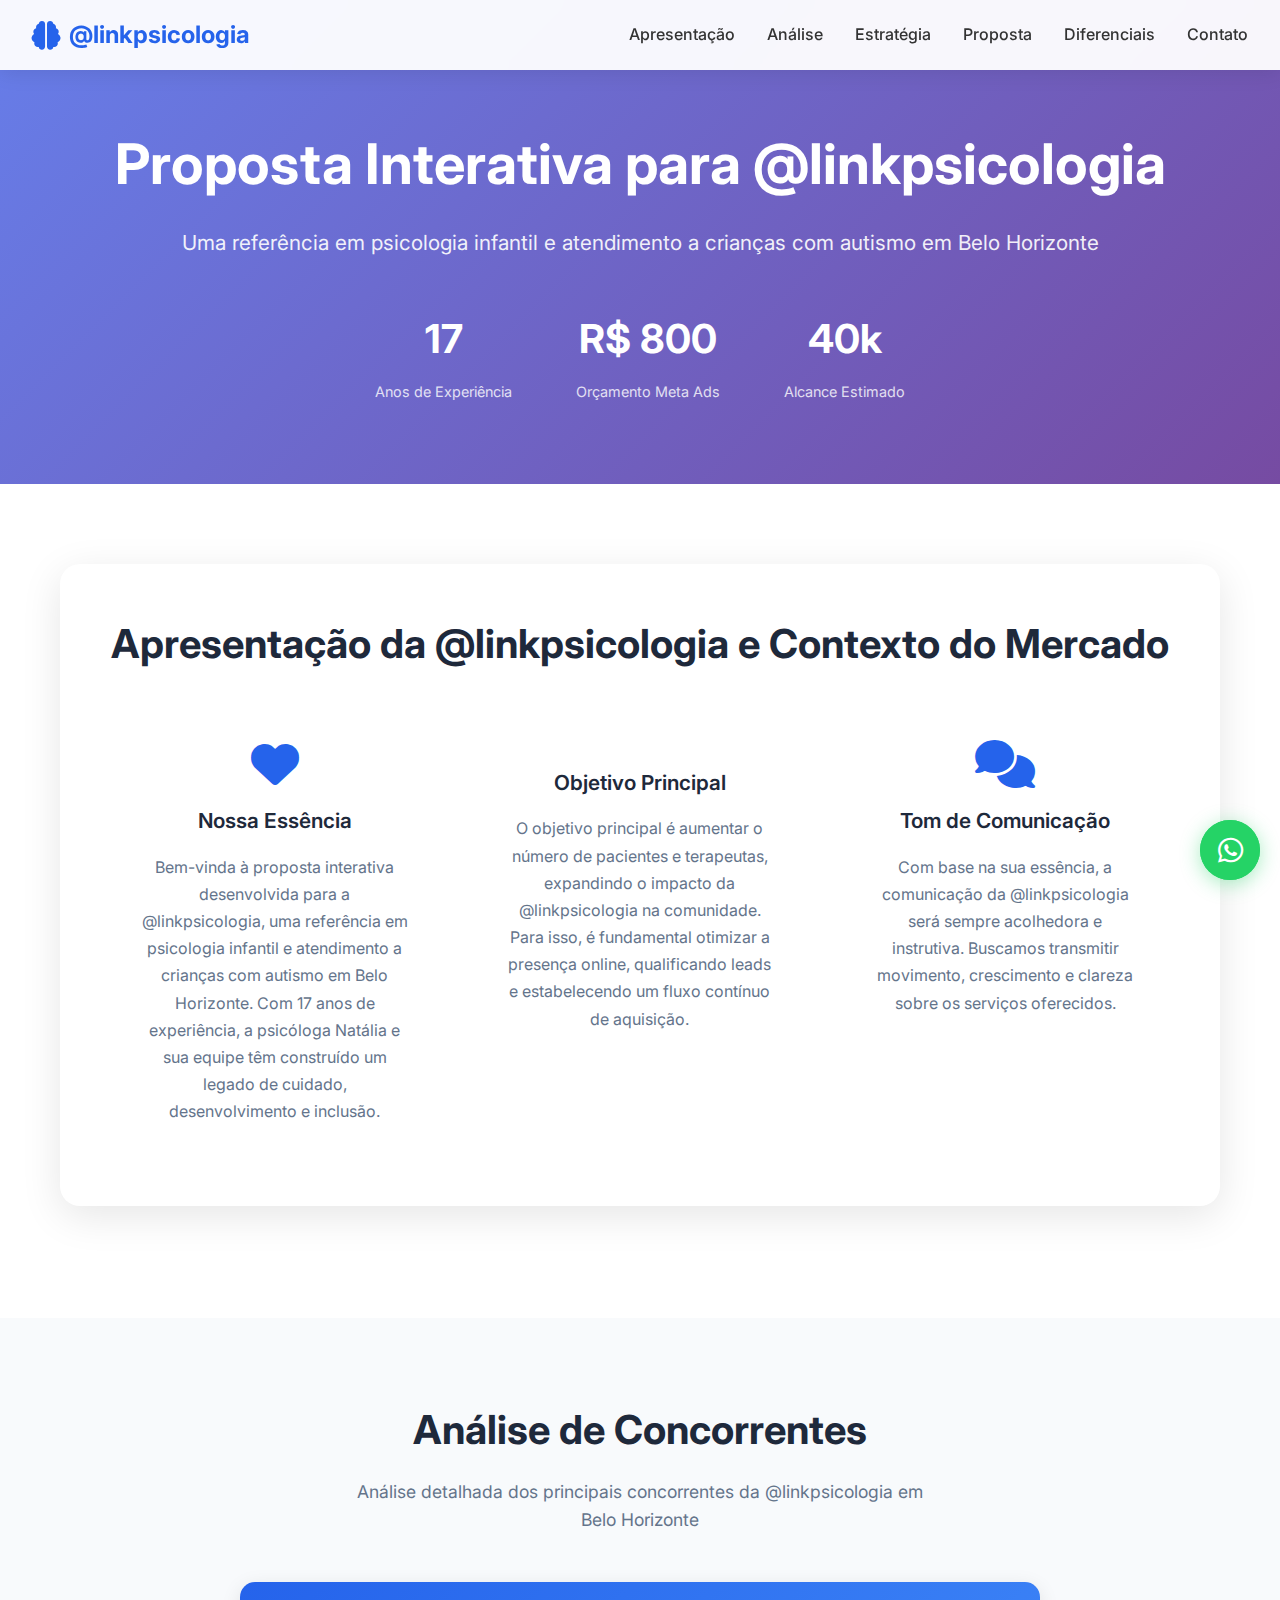
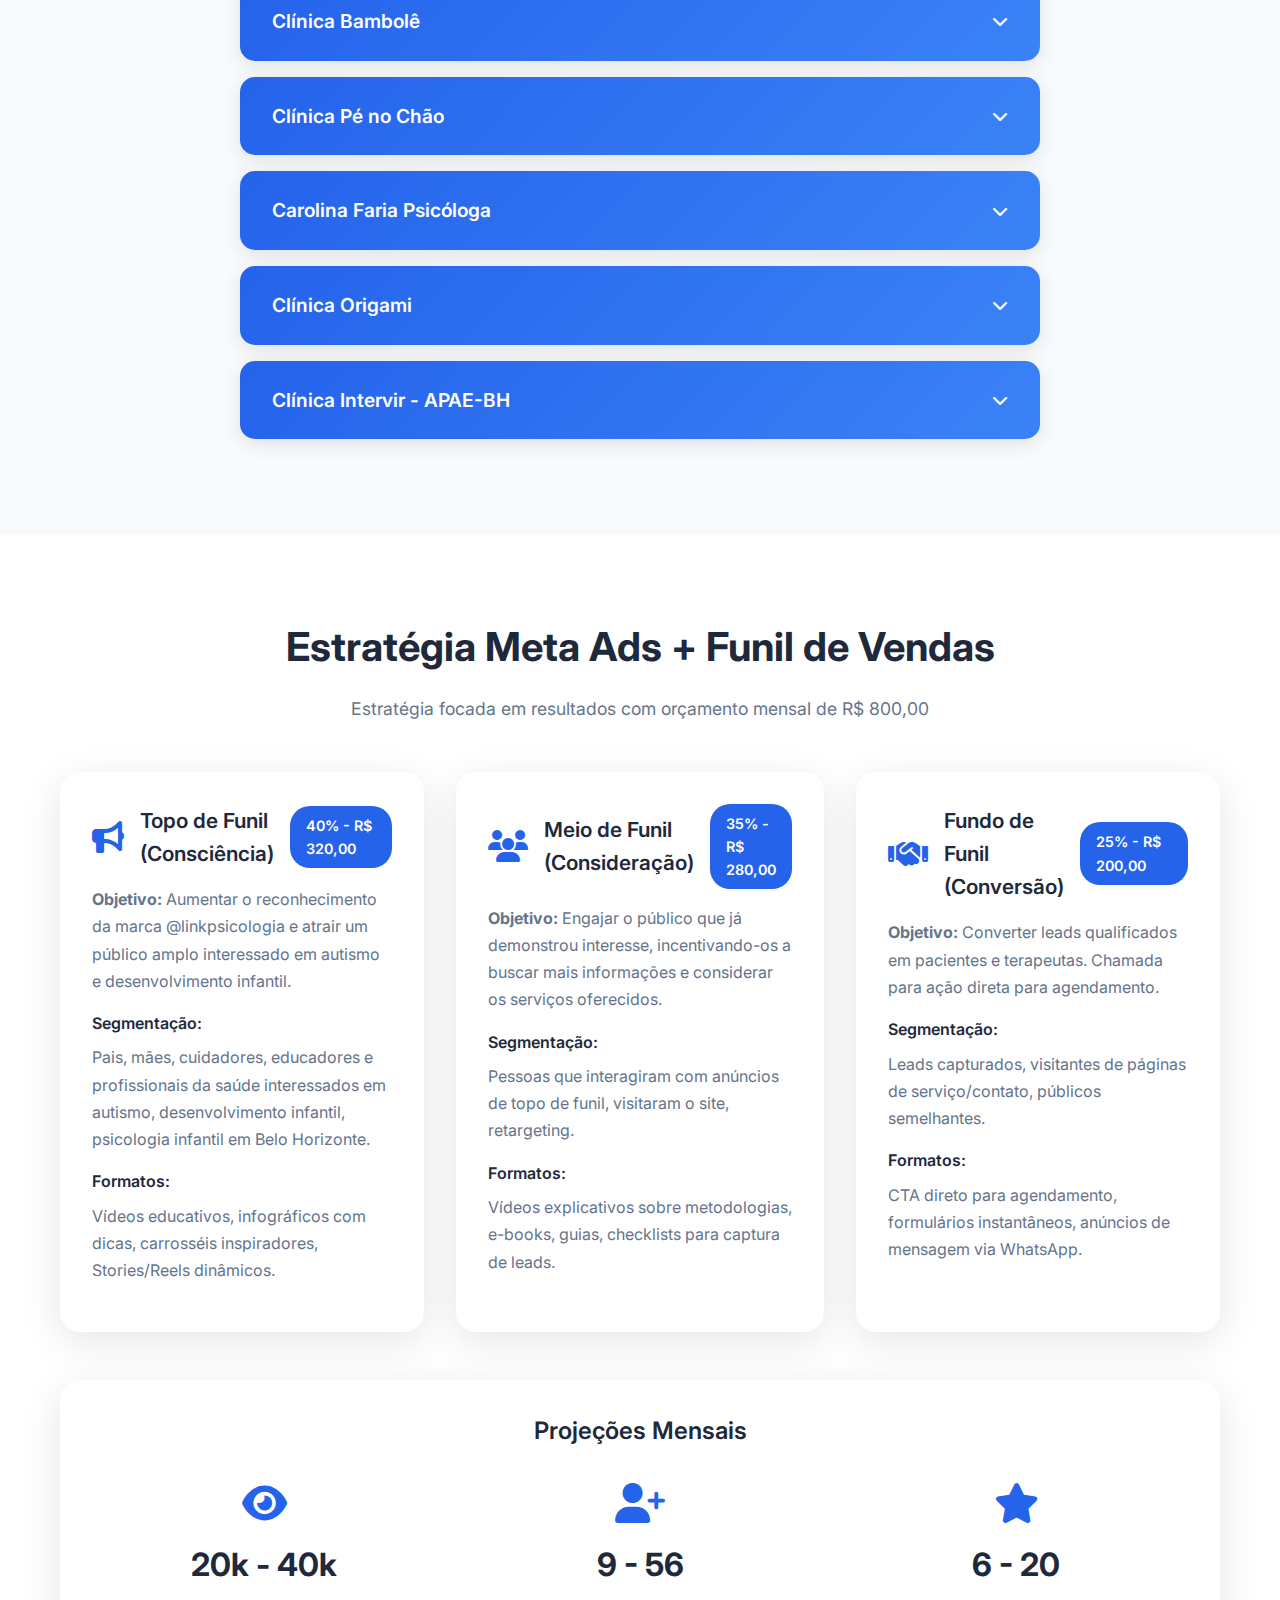
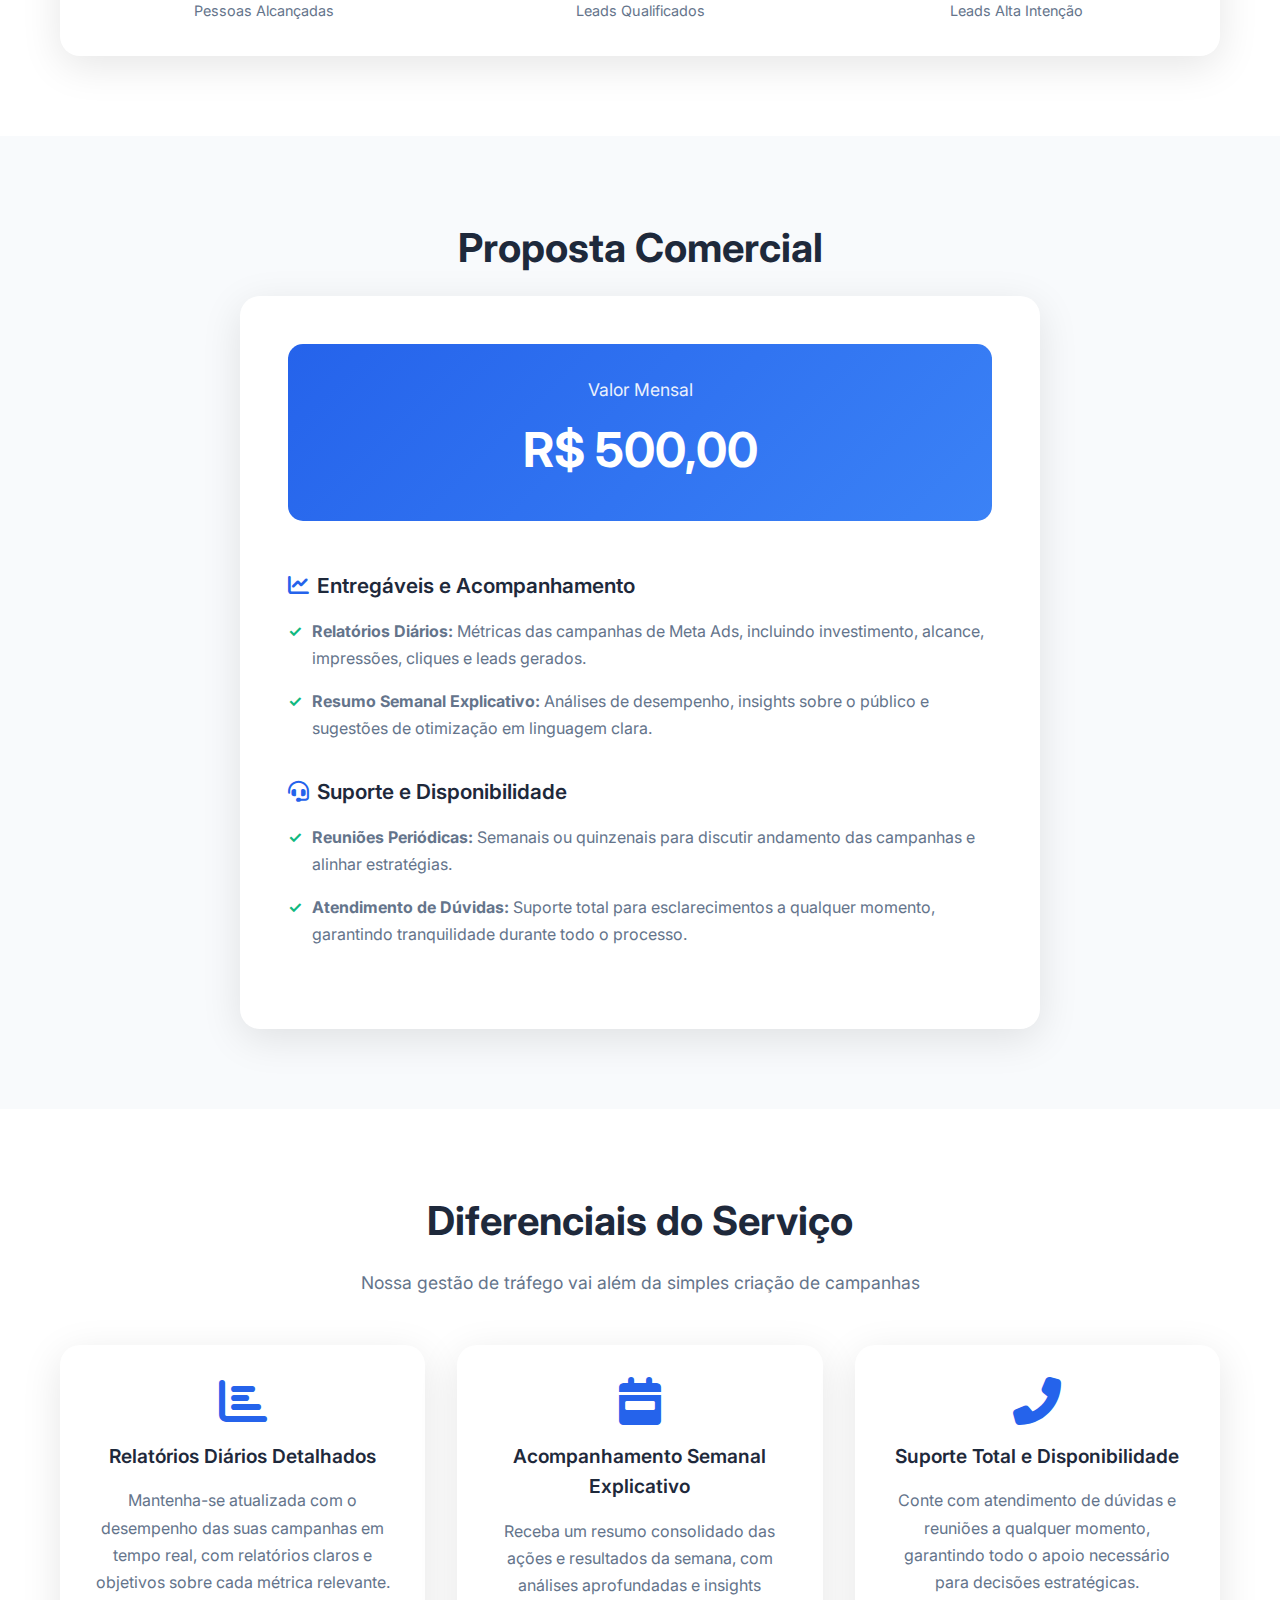
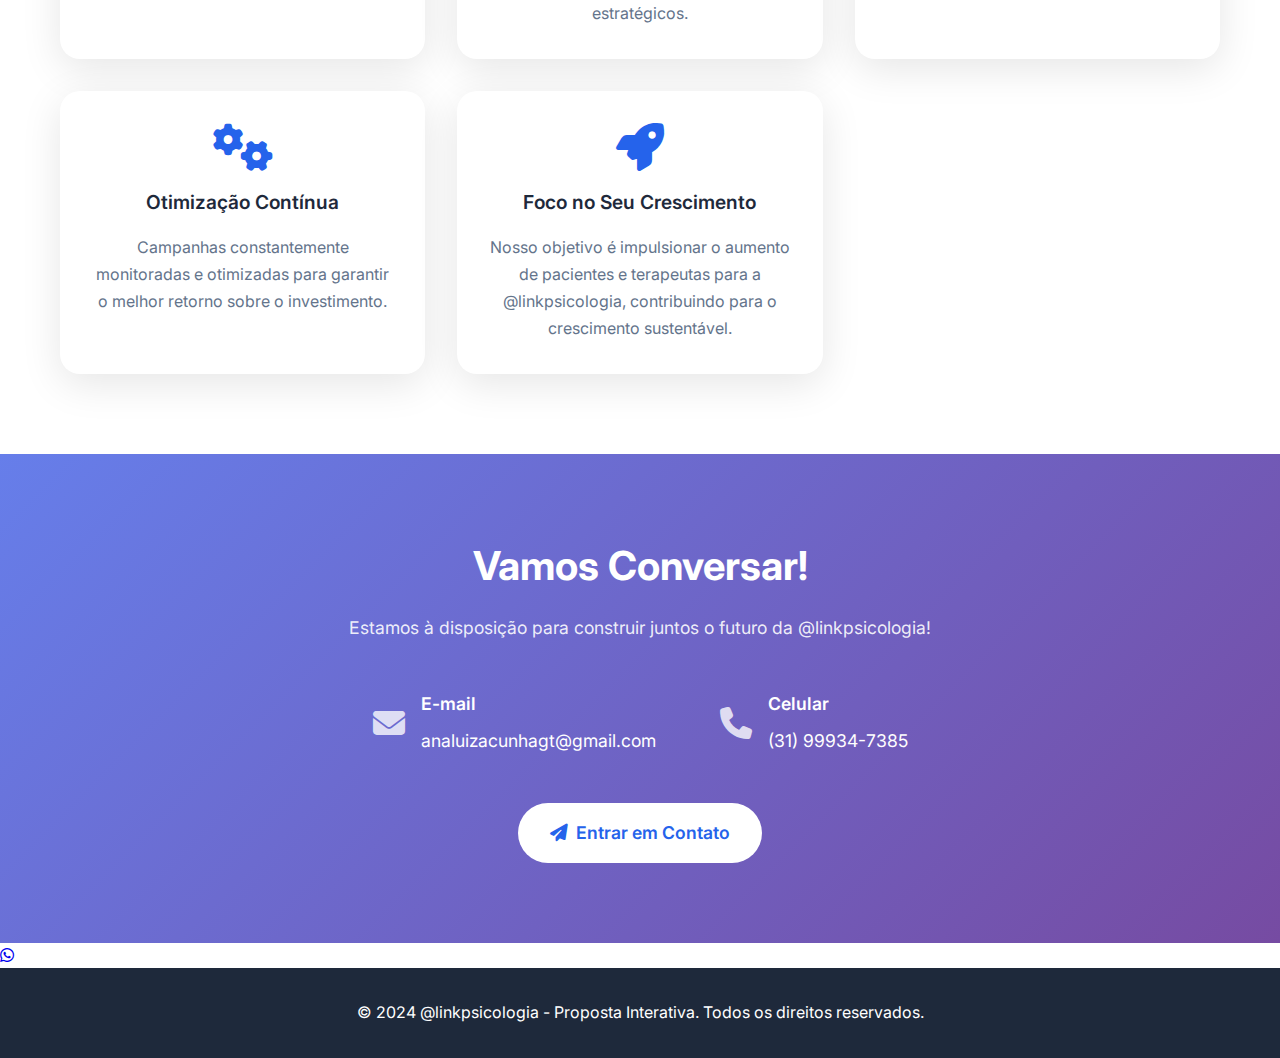
<file: site_psicologia_v3/index.html>
<!DOCTYPE html>
<html lang="pt-BR">
<head>
    <!-- Meta tags básicas para configuração da página -->
    <meta charset="UTF-8">
    <meta name="viewport" content="width=device-width, initial-scale=1.0">
    <title>@linkpsicologia - Proposta Interativa</title>
    
    <!-- Importação dos estilos CSS personalizados -->
    <link rel="stylesheet" href="styles.css">
    
    <!-- Fonte Google Fonts - Inter para tipografia moderna -->
    <link href="https://fonts.googleapis.com/css2?family=Inter:wght@300;400;500;600;700&display=swap" rel="stylesheet">
    
    <!-- Font Awesome para ícones -->
    <link rel="stylesheet" href="https://cdnjs.cloudflare.com/ajax/libs/font-awesome/6.4.0/css/all.min.css">

    <!-- Script JavaScript para funcionalidades interativas -->
    <script src="script.js"></script>
</head>
<body>
    <!-- Header fixo com navegação principal -->
    <header class="header">
        <nav class="nav">
            <div class="nav-container">
                <!-- Logo/marca da @linkpsicologia -->
                <div class="nav-logo">
                    <i class="fas fa-brain"></i>
                    <span>@linkpsicologia</span>
                </div>
                
                <!-- Menu de navegação principal -->
                <ul class="nav-menu" id="nav-menu">
                    <li><a href="#apresentacao" class="nav-link">Apresentação</a></li>
                    <li><a href="#concorrentes" class="nav-link">Análise</a></li>
                    <li><a href="#estrategia" class="nav-link">Estratégia</a></li>
                    <li><a href="#proposta" class="nav-link">Proposta</a></li>
                    <li><a href="#diferenciais" class="nav-link">Diferenciais</a></li>
                    <li><a href="#contato" class="nav-link">Contato</a></li>
                </ul>
                
                <!-- Botão hambúrguer para menu mobile -->
                <div class="nav-toggle" id="nav-toggle">
                    <span class="bar"></span>
                    <span class="bar"></span>
                    <span class="bar"></span>
                </div>
            </div>
        </nav>
    </header>

    <!-- Seção Hero - Banner principal com título e estatísticas -->
    <section id="apresentacao" class="hero">
        <div class="container">
            <div class="hero-content">
                <!-- Título principal da proposta -->
                <h1 class="hero-title">Proposta Interativa para @linkpsicologia</h1>
                <p class="hero-subtitle">Uma referência em psicologia infantil e atendimento a crianças com autismo em Belo Horizonte</p>
                
                <!-- Estatísticas em destaque -->
                <div class="hero-stats">
                    <div class="stat">
                        <span class="stat-number">17</span>
                        <span class="stat-label">Anos de Experiência</span>
                    </div>
                    <div class="stat">
                        <span class="stat-number">R$ 800</span>
                        <span class="stat-label">Orçamento Meta Ads</span>
                    </div>
                    <div class="stat">
                        <span class="stat-number">40k</span>
                        <span class="stat-label">Alcance Estimado</span>
                    </div>
                </div>
            </div>
        </div>
    </section>

    <!-- Seção de Apresentação - Contexto e informações sobre a @linkpsicologia -->
    <section class="section">
        <div class="container">
            <div class="content-card">
                <h2 class="section-title">Apresentação da @linkpsicologia e Contexto do Mercado</h2>
                
                <!-- Grid com 3 cards informativos -->
                <div class="content-grid">
                    <!-- Card 1: Nossa Essência -->
                    <div class="content-item">
                        <i class="fas fa-heart icon"></i>
                        <h3>Nossa Essência</h3>
                        <p>Bem-vinda à proposta interativa desenvolvida para a @linkpsicologia, uma referência em psicologia infantil e atendimento a crianças com autismo em Belo Horizonte. Com 17 anos de experiência, a psicóloga Natália e sua equipe têm construído um legado de cuidado, desenvolvimento e inclusão.</p>
                    </div>
                    
                    <!-- Card 2: Objetivo Principal -->
                    <div class="content-item">
                        <i class="fas fa-target icon"></i>
                        <h3>Objetivo Principal</h3>
                        <p>O objetivo principal é aumentar o número de pacientes e terapeutas, expandindo o impacto da @linkpsicologia na comunidade. Para isso, é fundamental otimizar a presença online, qualificando leads e estabelecendo um fluxo contínuo de aquisição.</p>
                    </div>
                    
                    <!-- Card 3: Tom de Comunicação -->
                    <div class="content-item">
                        <i class="fas fa-comments icon"></i>
                        <h3>Tom de Comunicação</h3>
                        <p>Com base na sua essência, a comunicação da @linkpsicologia será sempre acolhedora e instrutiva. Buscamos transmitir movimento, crescimento e clareza sobre os serviços oferecidos.</p>
                    </div>
                </div>
            </div>
        </div>
    </section>

    <!-- Seção de Análise de Concorrentes - Menu sanfonado (accordion) -->
    <section id="concorrentes" class="section bg-light">
        <div class="container">
            <h2 class="section-title">Análise de Concorrentes</h2>
            <p class="section-subtitle">Análise detalhada dos principais concorrentes da @linkpsicologia em Belo Horizonte</p>
            
            <!-- Container do accordion com 5 concorrentes -->
            <div class="accordion">
                <!-- Item 1: Clínica Bambolê -->
                <div class="accordion-item">
                    <div class="accordion-header" onclick="toggleAccordion(this)">
                        <h3>Clínica Bambolê</h3>
                        <i class="fas fa-chevron-down accordion-icon"></i>
                    </div>
                    <div class="accordion-content">
                        <div class="competitor-analysis">
                            <div class="analysis-section">
                                <h4><i class="fas fa-thumbs-up"></i> Pontos Fortes</h4>
                                <p>Design clean e responsivo, informações claras sobre serviços multidisciplinares, seção "Nossa História" humanizada, botão de WhatsApp visível.</p>
                            </div>
                            <div class="analysis-section">
                                <h4><i class="fas fa-thumbs-down"></i> Pontos Fracos</h4>
                                <p>Navegação em menus pode ser melhorada, descrições de serviços repetitivas, falta de depoimentos e CTA claro para agendamento.</p>
                            </div>
                            <div class="analysis-section">
                                <h4><i class="fas fa-eye"></i> Observações</h4>
                                <p>Posicionamento como centro de desenvolvimento humano com foco multidisciplinar. Tom de voz acolhedor e profissional.</p>
                            </div>
                        </div>
                    </div>
                </div>

                <!-- Item 2: Clínica Pé no Chão -->
                <div class="accordion-item">
                    <div class="accordion-header" onclick="toggleAccordion(this)">
                        <h3>Clínica Pé no Chão</h3>
                        <i class="fas fa-chevron-down accordion-icon"></i>
                    </div>
                    <div class="accordion-content">
                        <div class="competitor-analysis">
                            <div class="analysis-section">
                                <h4><i class="fas fa-thumbs-up"></i> Pontos Fortes</h4>
                                <p>Design moderno e atraente, apresentação clara de serviços e equipe multidisciplinar, seção de depoimentos de clientes, informações de contato visíveis.</p>
                            </div>
                            <div class="analysis-section">
                                <h4><i class="fas fa-thumbs-down"></i> Pontos Fracos</h4>
                                <p>Navegação pode ser mais fluida, seções muito textuais, falta de blog ou artigos para aprofundar engajamento.</p>
                            </div>
                            <div class="analysis-section">
                                <h4><i class="fas fa-eye"></i> Observações</h4>
                                <p>Foco em desenvolvimento infanto-juvenil. Tom de voz acolhedor e transparente. Design agradável, mas com densidade de texto.</p>
                            </div>
                        </div>
                    </div>
                </div>

                <!-- Item 3: Carolina Faria Psicóloga -->
                <div class="accordion-item">
                    <div class="accordion-header" onclick="toggleAccordion(this)">
                        <h3>Carolina Faria Psicóloga</h3>
                        <i class="fas fa-chevron-down accordion-icon"></i>
                    </div>
                    <div class="accordion-content">
                        <div class="competitor-analysis">
                            <div class="analysis-section">
                                <h4><i class="fas fa-thumbs-up"></i> Pontos Fortes</h4>
                                <p>Apresentação pessoal e acolhedora da psicóloga, foco claro na psicologia infantil e autismo (ABA e Modelo Denver), informações de contato visíveis.</p>
                            </div>
                            <div class="analysis-section">
                                <h4><i class="fas fa-thumbs-down"></i> Pontos Fracos</h4>
                                <p>Design mais simples, falta de depoimentos ou estudos de caso, conteúdo denso sem muitos recursos visuais, ausência de blog.</p>
                            </div>
                            <div class="analysis-section">
                                <h4><i class="fas fa-eye"></i> Observações</h4>
                                <p>Posicionamento como psicóloga clínica individual, com abordagem pessoal e foco em atendimento personalizado.</p>
                            </div>
                        </div>
                    </div>
                </div>

                <!-- Item 4: Clínica Origami -->
                <div class="accordion-item">
                    <div class="accordion-header" onclick="toggleAccordion(this)">
                        <h3>Clínica Origami</h3>
                        <i class="fas fa-chevron-down accordion-icon"></i>
                    </div>
                    <div class="accordion-content">
                        <div class="competitor-analysis">
                            <div class="analysis-section">
                                <h4><i class="fas fa-thumbs-up"></i> Pontos Fortes</h4>
                                <p>Design moderno e profissional, explicação clara da metodologia (ABA, Ensino Naturalístico) e serviços, apresentação da equipe multidisciplinar, seção "Nossos Diferenciais" com dados de credibilidade, blog com artigos.</p>
                            </div>
                            <div class="analysis-section">
                                <h4><i class="fas fa-thumbs-down"></i> Pontos Fracos</h4>
                                <p>Quantidade de informações pode ser densa, falta de depoimentos em destaque na página inicial.</p>
                            </div>
                            <div class="analysis-section">
                                <h4><i class="fas fa-eye"></i> Observações</h4>
                                <p>Centro de desenvolvimento e comportamento infantil especializado em ABA. Tom de voz profissional, informativo e focado em evidências.</p>
                            </div>
                        </div>
                    </div>
                </div>

                <!-- Item 5: Clínica Intervir - APAE-BH -->
                <div class="accordion-item">
                    <div class="accordion-header" onclick="toggleAccordion(this)">
                        <h3>Clínica Intervir - APAE-BH</h3>
                        <i class="fas fa-chevron-down accordion-icon"></i>
                    </div>
                    <div class="accordion-content">
                        <div class="competitor-analysis">
                            <div class="analysis-section">
                                <h4><i class="fas fa-thumbs-up"></i> Pontos Fortes</h4>
                                <p>Instituição reconhecida (APAE-BH) com grande credibilidade, foco em habilitação e reabilitação de pessoas com deficiência/autismo, abordagem multidisciplinar, informações detalhadas sobre serviços e metodologias.</p>
                            </div>
                            <div class="analysis-section">
                                <h4><i class="fas fa-thumbs-down"></i> Pontos Fracos</h4>
                                <p>Design mais institucional e menos "clean", processo de atendimento mais burocrático, grande quantidade de texto, falta de CTA claro para agendamento direto.</p>
                            </div>
                            <div class="analysis-section">
                                <h4><i class="fas fa-eye"></i> Observações</h4>
                                <p>Instituição de referência em reabilitação. Tom de voz institucional, informativo e técnico. Site rico em informações.</p>
                            </div>
                        </div>
                    </div>
                </div>
            </div>
        </div>
    </section>

    <!-- Estratégia Meta Ads -->
    <section id="estrategia" class="section">
        <div class="container">
            <h2 class="section-title">Estratégia Meta Ads + Funil de Vendas</h2>
            <p class="section-subtitle">Estratégia focada em resultados com orçamento mensal de R$ 800,00</p>
            
            <div class="funnel-container">
                <div class="funnel-stage">
                    <div class="stage-header">
                        <i class="fas fa-bullhorn"></i>
                        <h3>Topo de Funil (Consciência)</h3>
                        <span class="budget">40% - R$ 320,00</span>
                    </div>
                    <div class="stage-content">
                        <p><strong>Objetivo:</strong> Aumentar o reconhecimento da marca @linkpsicologia e atrair um público amplo interessado em autismo e desenvolvimento infantil.</p>
                        <div class="stage-details">
                            <h4>Segmentação:</h4>
                            <p>Pais, mães, cuidadores, educadores e profissionais da saúde interessados em autismo, desenvolvimento infantil, psicologia infantil em Belo Horizonte.</p>
                            <h4>Formatos:</h4>
                            <p>Vídeos educativos, infográficos com dicas, carrosséis inspiradores, Stories/Reels dinâmicos.</p>
                        </div>
                    </div>
                </div>

                <div class="funnel-stage">
                    <div class="stage-header">
                        <i class="fas fa-users"></i>
                        <h3>Meio de Funil (Consideração)</h3>
                        <span class="budget">35% - R$ 280,00</span>
                    </div>
                    <div class="stage-content">
                        <p><strong>Objetivo:</strong> Engajar o público que já demonstrou interesse, incentivando-os a buscar mais informações e considerar os serviços oferecidos.</p>
                        <div class="stage-details">
                            <h4>Segmentação:</h4>
                            <p>Pessoas que interagiram com anúncios de topo de funil, visitaram o site, retargeting.</p>
                            <h4>Formatos:</h4>
                            <p>Vídeos explicativos sobre metodologias, e-books, guias, checklists para captura de leads.</p>
                        </div>
                    </div>
                </div>

                <div class="funnel-stage">
                    <div class="stage-header">
                        <i class="fas fa-handshake"></i>
                        <h3>Fundo de Funil (Conversão)</h3>
                        <span class="budget">25% - R$ 200,00</span>
                    </div>
                    <div class="stage-content">
                        <p><strong>Objetivo:</strong> Converter leads qualificados em pacientes e terapeutas. Chamada para ação direta para agendamento.</p>
                        <div class="stage-details">
                            <h4>Segmentação:</h4>
                            <p>Leads capturados, visitantes de páginas de serviço/contato, públicos semelhantes.</p>
                            <h4>Formatos:</h4>
                            <p>CTA direto para agendamento, formulários instantâneos, anúncios de mensagem via WhatsApp.</p>
                        </div>
                    </div>
                </div>
            </div>

            <div class="projections">
                <h3>Projeções Mensais</h3>
                <div class="projection-grid">
                    <div class="projection-item">
                        <i class="fas fa-eye"></i>
                        <span class="projection-number">20k - 40k</span>
                        <span class="projection-label">Pessoas Alcançadas</span>
                    </div>
                    <div class="projection-item">
                        <i class="fas fa-user-plus"></i>
                        <span class="projection-number">9 - 56</span>
                        <span class="projection-label">Leads Qualificados</span>
                    </div>
                    <div class="projection-item">
                        <i class="fas fa-star"></i>
                        <span class="projection-number">6 - 20</span>
                        <span class="projection-label">Leads Alta Intenção</span>
                    </div>
                </div>
            </div>
        </div>
    </section>

    <!-- Proposta Comercial -->
    <section id="proposta" class="section bg-light">
        <div class="container">
            <h2 class="section-title">Proposta Comercial</h2>
            <div class="proposal-card">
                <div class="price-section">
                    <span class="price-label">Valor Mensal</span>
                    <span class="price">R$ 500,00</span>
                </div>
                
                <div class="proposal-content">
                    <div class="proposal-section">
                        <h3><i class="fas fa-chart-line"></i> Entregáveis e Acompanhamento</h3>
                        <ul>
                            <li><strong>Relatórios Diários:</strong> Métricas das campanhas de Meta Ads, incluindo investimento, alcance, impressões, cliques e leads gerados.</li>
                            <li><strong>Resumo Semanal Explicativo:</strong> Análises de desempenho, insights sobre o público e sugestões de otimização em linguagem clara.</li>
                        </ul>
                    </div>
                    
                    <div class="proposal-section">
                        <h3><i class="fas fa-headset"></i> Suporte e Disponibilidade</h3>
                        <ul>
                            <li><strong>Reuniões Periódicas:</strong> Semanais ou quinzenais para discutir andamento das campanhas e alinhar estratégias.</li>
                            <li><strong>Atendimento de Dúvidas:</strong> Suporte total para esclarecimentos a qualquer momento, garantindo tranquilidade durante todo o processo.</li>
                        </ul>
                    </div>
                </div>
            </div>
        </div>
    </section>

    <!-- Diferenciais -->
    <section id="diferenciais" class="section">
        <div class="container">
            <h2 class="section-title">Diferenciais do Serviço</h2>
            <p class="section-subtitle">Nossa gestão de tráfego vai além da simples criação de campanhas</p>
            
            <div class="differentials-grid">
                <div class="differential-item">
                    <i class="fas fa-chart-bar"></i>
                    <h3>Relatórios Diários Detalhados</h3>
                    <p>Mantenha-se atualizada com o desempenho das suas campanhas em tempo real, com relatórios claros e objetivos sobre cada métrica relevante.</p>
                </div>
                
                <div class="differential-item">
                    <i class="fas fa-calendar-week"></i>
                    <h3>Acompanhamento Semanal Explicativo</h3>
                    <p>Receba um resumo consolidado das ações e resultados da semana, com análises aprofundadas e insights estratégicos.</p>
                </div>
                
                <div class="differential-item">
                    <i class="fas fa-phone-alt"></i>
                    <h3>Suporte Total e Disponibilidade</h3>
                    <p>Conte com atendimento de dúvidas e reuniões a qualquer momento, garantindo todo o apoio necessário para decisões estratégicas.</p>
                </div>
                
                <div class="differential-item">
                    <i class="fas fa-cogs"></i>
                    <h3>Otimização Contínua</h3>
                    <p>Campanhas constantemente monitoradas e otimizadas para garantir o melhor retorno sobre o investimento.</p>
                </div>
                
                <div class="differential-item">
                    <i class="fas fa-rocket"></i>
                    <h3>Foco no Seu Crescimento</h3>
                    <p>Nosso objetivo é impulsionar o aumento de pacientes e terapeutas para a @linkpsicologia, contribuindo para o crescimento sustentável.</p>
                </div>
            </div>
        </div>
    </section>

    <!-- Contato -->
    <section id="contato" class="section bg-gradient">
        <div class="container">
            <h2 class="section-title white">Vamos Conversar!</h2>
            <p class="section-subtitle white">Estamos à disposição para construir juntos o futuro da @linkpsicologia!</p>
            
            <div class="contact-info">
                <div class="contact-item">
                    <i class="fas fa-envelope"></i>
                    <div>
                        <h3>E-mail</h3>
                        <a href="mailto:analuizacunhagt@gmail.com">analuizacunhagt@gmail.com</a>
                    </div>
                </div>
                
                <div class="contact-item">
                    <i class="fas fa-phone"></i>
                    <div>
                        <h3>Celular</h3>
                        <a href="https://wa.me/5531999347385?text=Olá! Gostaria de saber mais sobre a proposta da @linkpsicologia" 
       target="_blank" 
       title="Falar no WhatsApp">(31) 99934-7385</a>
                    </div>
                </div>
            </div>
            
            <div class="cta-section">
                <a href="https://wa.me/5531999347385?text=Olá! Gostaria de saber mais sobre a proposta da @linkpsicologia" 
       target="_blank" 
       title="Falar no WhatsApp" class="cta-button">
                    <i class="fas fa-paper-plane"></i>
                    Entrar em Contato
                </a>
            </div>
        </div>
    </section>
<a href="https://wa.me/5531999347385?text=Olá! Gostaria de saber mais sobre a proposta da @linkpsicologia" 
       target="_blank" 
       title="Falar no WhatsApp">
        <i class="fab fa-whatsapp"></i>
    </a>
    <!-- Footer -->
    <footer class="footer">
        <div class="container">
            <p>&copy; 2024 @linkpsicologia - Proposta Interativa. Todos os direitos reservados.</p>
        </div>
    </footer>

    <!-- Botão flutuante do WhatsApp -->
    <a href="https://wa.me/5531999347385?text=Olá! Gostaria de saber mais sobre a proposta da @linkpsicologia" 
       class="whatsapp-float" 
       target="_blank" 
       title="Falar no WhatsApp">
        <i class="fab fa-whatsapp"></i>
    </a>

    
</body>
</html>
</file>
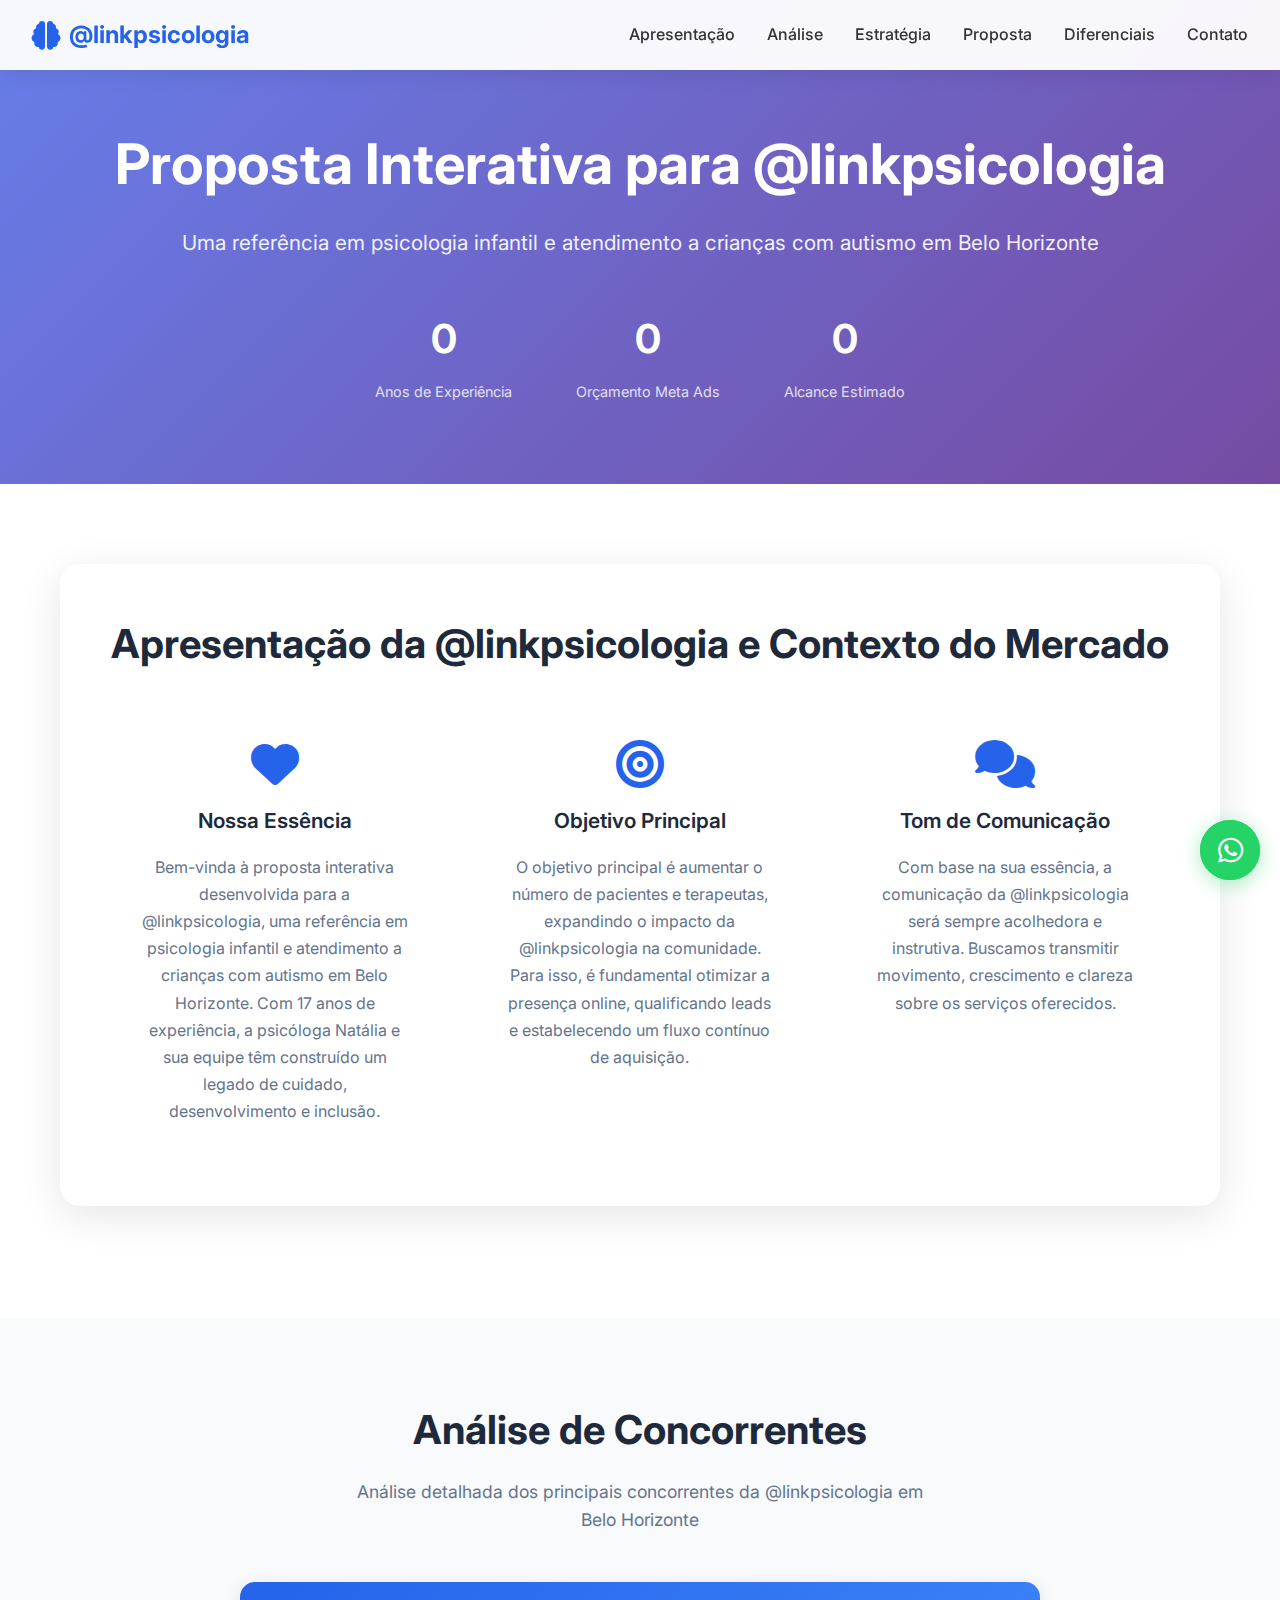
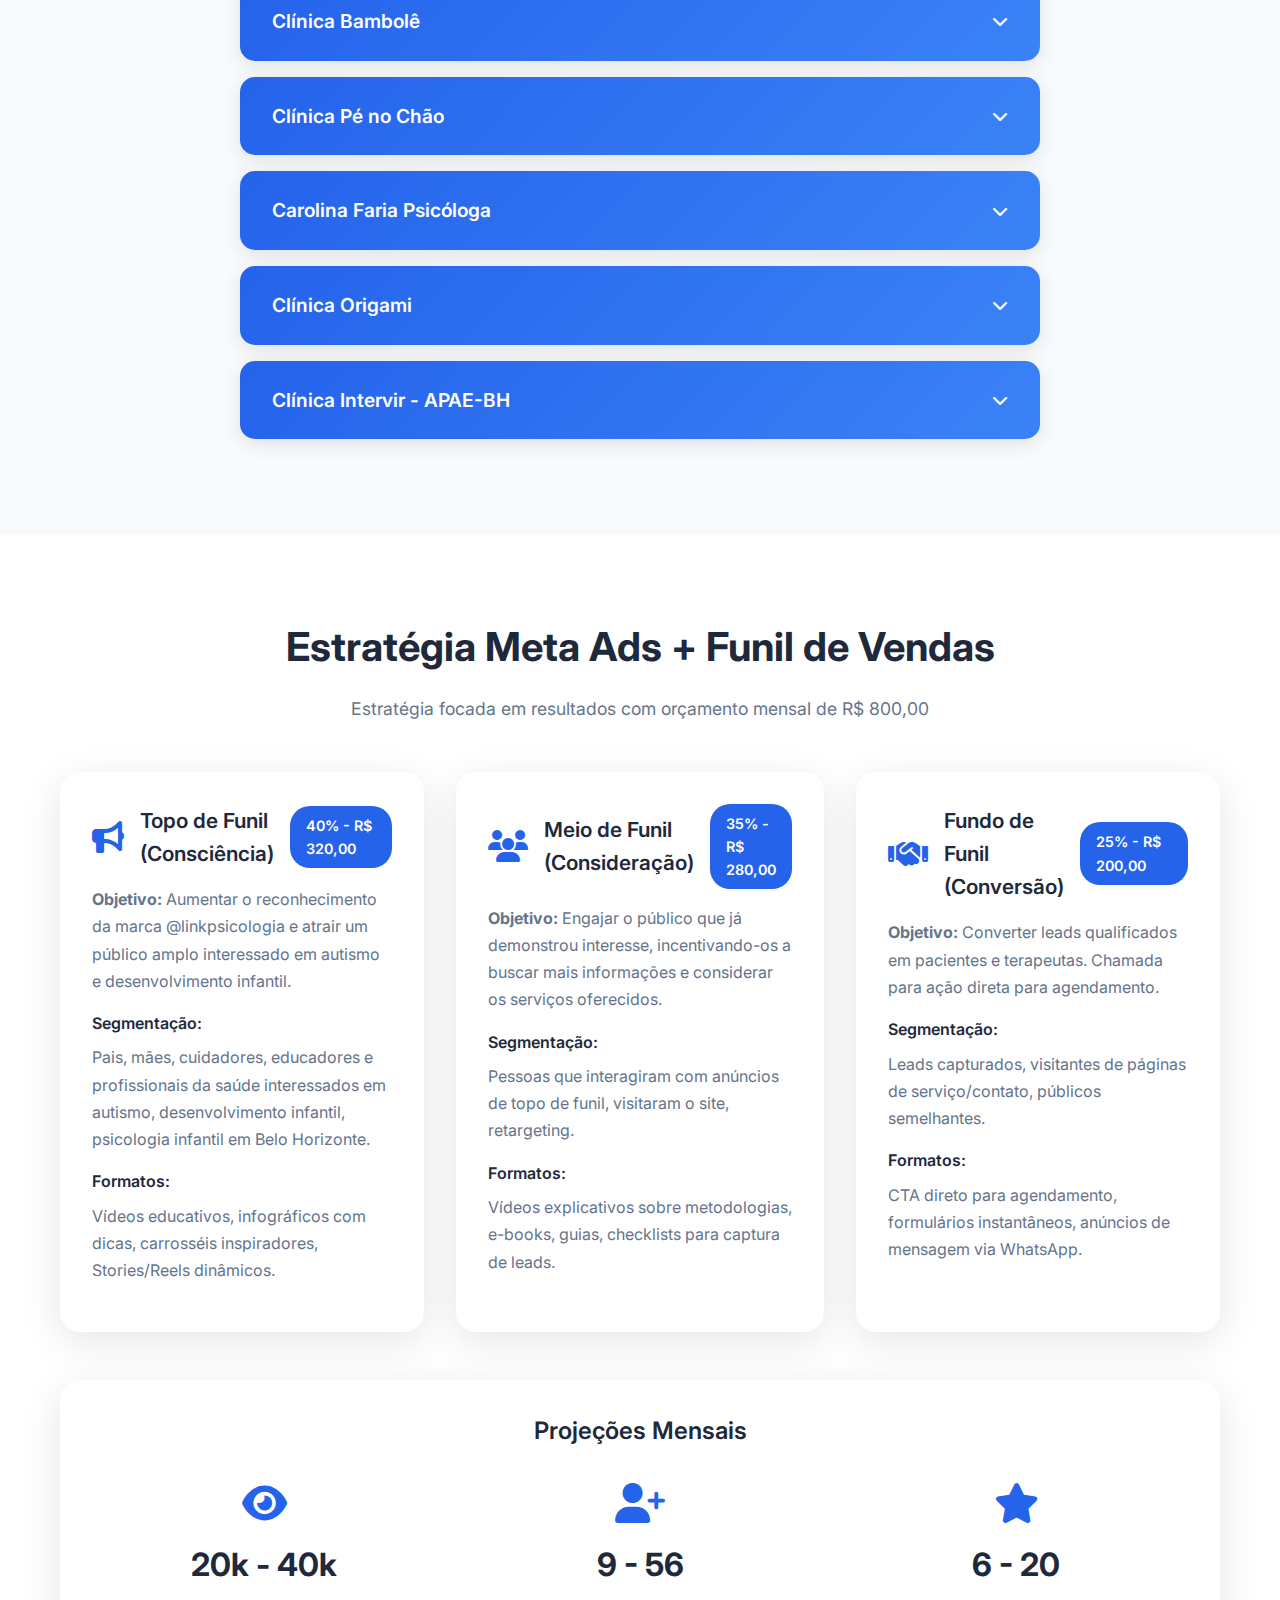
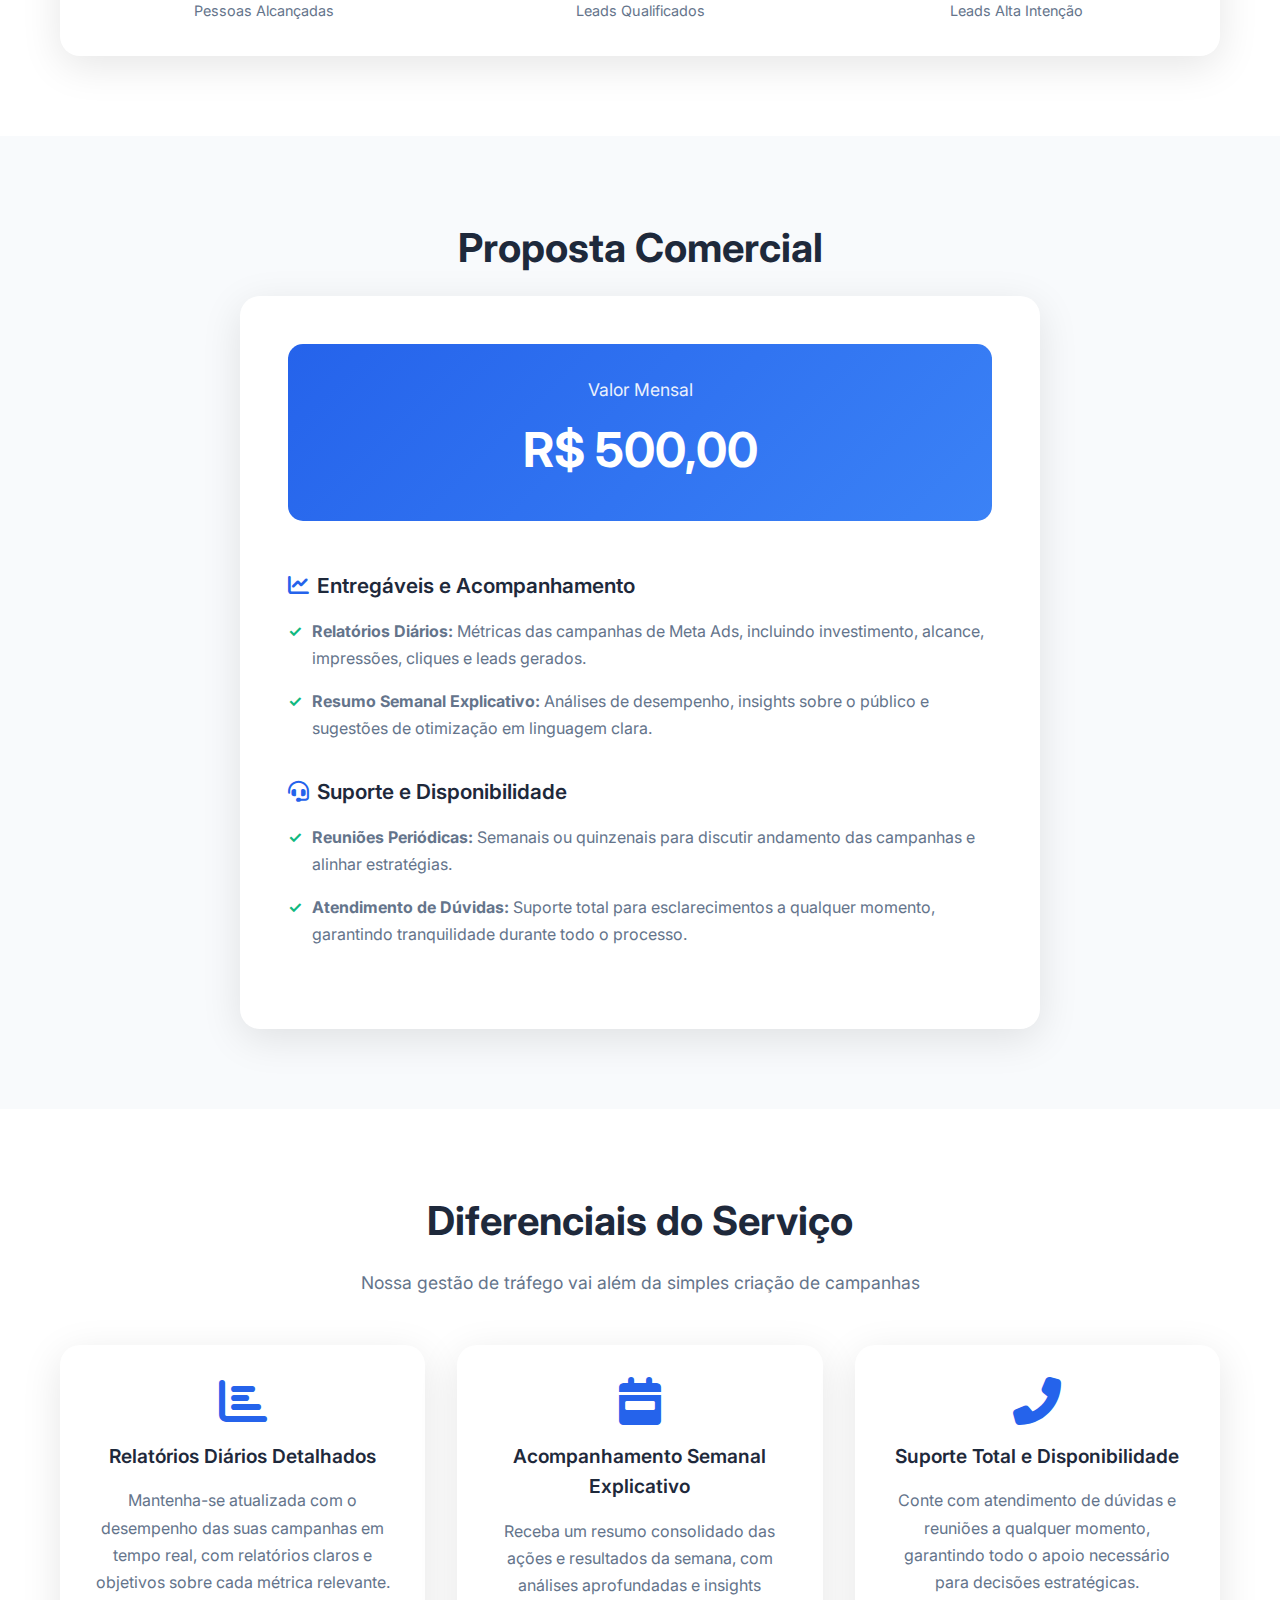
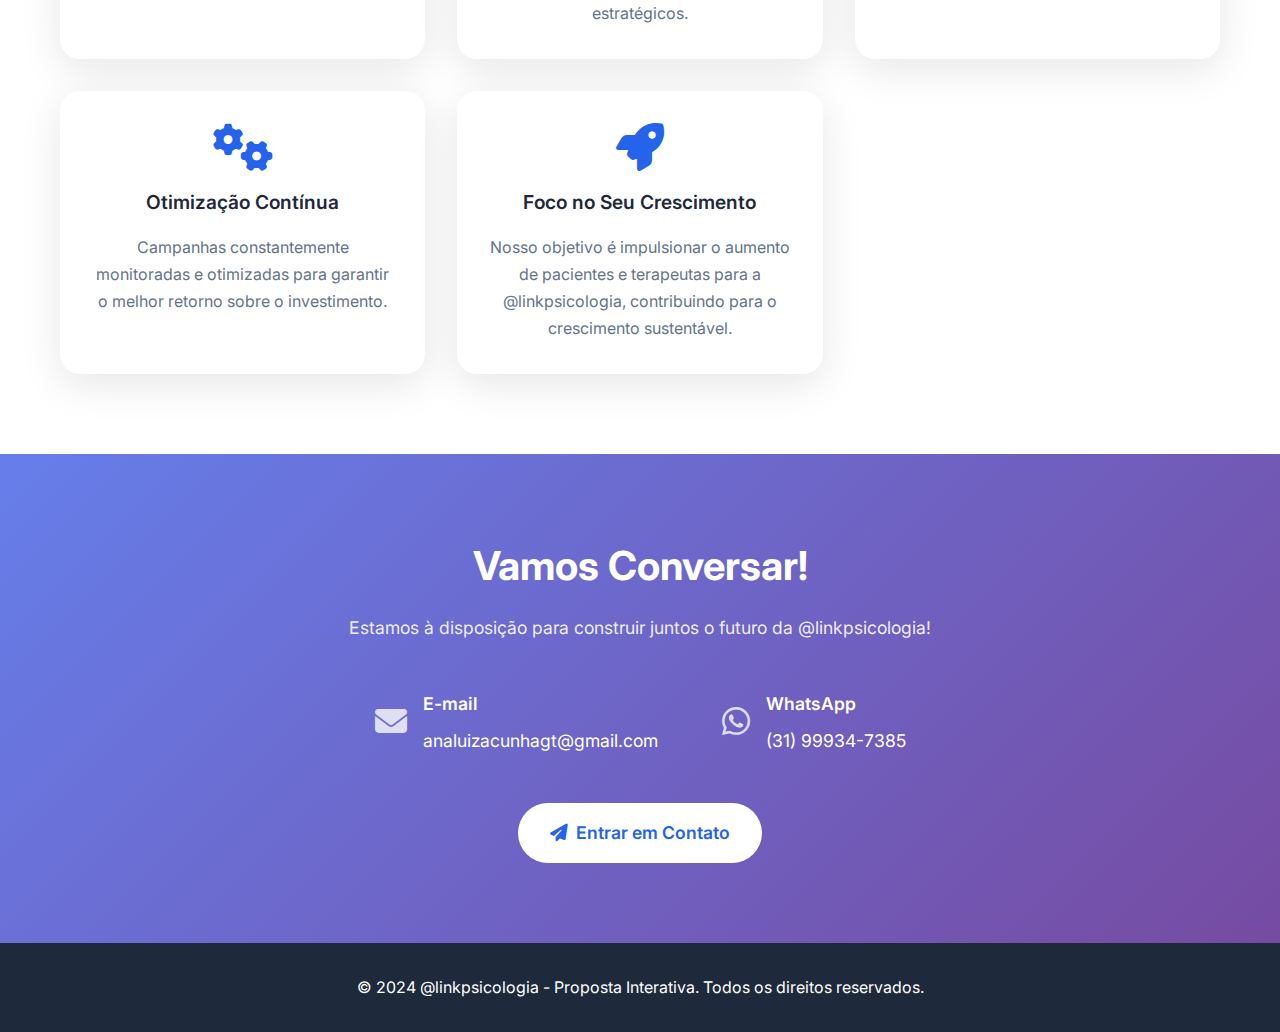
<file: site_psicologia_v4/index.html>
<!DOCTYPE html>
<html lang="pt-BR">
<head>
    <!-- ========================================
         META TAGS E CONFIGURAÇÕES BÁSICAS
         ======================================== -->
    
    <!-- Meta tags básicas para configuração da página -->
    <meta charset="UTF-8"> <!-- Define a codificação de caracteres como UTF-8 -->
    <meta name="viewport" content="width=device-width, initial-scale=1.0"> <!-- Configuração para responsividade mobile -->
    <title>@linkpsicologia - Proposta Interativa</title> <!-- Título da página exibido na aba do navegador -->
    
    <!-- ========================================
         IMPORTAÇÃO DE ESTILOS E FONTES
         ======================================== -->
    
    <!-- Importação dos estilos CSS personalizados -->
    <link rel="stylesheet" href="styles.css">
    
    <!-- Fonte Google Fonts - Inter para tipografia moderna e legível -->
    <link href="https://fonts.googleapis.com/css2?family=Inter:wght@300;400;500;600;700&display=swap" rel="stylesheet">
    
    <!-- Font Awesome para ícones - Versão 6.4.0 -->
    <link rel="stylesheet" href="https://cdnjs.cloudflare.com/ajax/libs/font-awesome/6.4.0/css/all.min.css">

    <!-- Font Awesome adicional - Versão 6.5.0 para garantir compatibilidade com ícones mais recentes -->
    <link rel="stylesheet" href="https://cdnjs.cloudflare.com/ajax/libs/font-awesome/6.5.0/css/all.min.css" integrity="sha512-yU7mHn0+9TVcRQZJK3kXmWGHYdYmQ8X6G0XxKv9kNiyuLlRbeD7TeMCKkS28EzhtUsx0fp2/c3PtK+6mJw5ewA==" crossorigin="anonymous" referrerpolicy="no-referrer"
  />

    <!-- Script JavaScript para funcionalidades interativas - Carregado no head para garantir disponibilidade -->
    <script src="script.js"></script>
</head>
<body>
    <!-- ========================================
         HEADER E NAVEGAÇÃO PRINCIPAL
         ======================================== -->
    
    <!-- Header fixo no topo da página com navegação principal -->
    <header class="header">
        <nav class="nav">
            <div class="nav-container">
                <!-- Logo/marca da @linkpsicologia - Link clicável para o topo da página -->
                <a href="#apresentacao" class="nav-logo">
                    <i class="fas fa-brain"></i> <!-- Ícone de cérebro representando psicologia -->
                    <span>@linkpsicologia</span> <!-- Nome da marca -->
                </a>
                
                <!-- Menu de navegação principal - Links para seções da página -->
                <ul class="nav-menu" id="nav-menu">
                    <li><a href="#apresentacao" class="nav-link">Apresentação</a></li>
                    <li><a href="#concorrentes" class="nav-link">Análise</a></li>
                    <li><a href="#estrategia" class="nav-link">Estratégia</a></li>
                    <li><a href="#proposta" class="nav-link">Proposta</a></li>
                    <li><a href="#diferenciais" class="nav-link">Diferenciais</a></li>
                    <li><a href="#contato" class="nav-link">Contato</a></li>
                </ul>
                
                <!-- Botão hambúrguer para menu mobile - Três barras horizontais -->
                <div class="nav-toggle" id="nav-toggle">
                    <span class="bar"></span>
                    <span class="bar"></span>
                    <span class="bar"></span>
                </div>
            </div>
        </nav>
    </header>

    <!-- ========================================
         SEÇÃO HERO - BANNER PRINCIPAL
         ======================================== -->
    
    <!-- Seção Hero - Banner principal com título, subtítulo e estatísticas em destaque -->
    <section id="apresentacao" class="hero">
        <div class="container">
            <div class="hero-content">
                <!-- Título principal da proposta - Destaque visual da página -->
                <h1 class="hero-title">Proposta Interativa para @linkpsicologia</h1>
                <!-- Subtítulo explicativo sobre o posicionamento da marca -->
                <p class="hero-subtitle">Uma referência em psicologia infantil e atendimento a crianças com autismo em Belo Horizonte</p>
                
                <!-- Estatísticas em destaque - Números importantes para credibilidade -->
                <div class="hero-stats">
    <div class="stat">
        <span class="stat-number" data-target="17">0</span>
        <span class="stat-label">Anos de Experiência</span>
    </div>
    <div class="stat">
        <span class="stat-number" data-target="800" data-prefix="R$ ">0</span>
        <span class="stat-label">Orçamento Meta Ads</span>
    </div>
    <div class="stat">
        <span class="stat-number" data-target="40000" data-suffix="k">0</span>
        <span class="stat-label">Alcance Estimado</span>
    </div>
</div>
            </div>
        </div>
    </section>

    <!-- ========================================
         SEÇÃO DE APRESENTAÇÃO
         ======================================== -->
    
    <!-- Seção de Apresentação - Contexto e informações sobre a @linkpsicologia -->
    <section class="section">
        <div class="container">
            <div class="content-card">
                <h2 class="section-title">Apresentação da @linkpsicologia e Contexto do Mercado</h2>
                
                <!-- Grid com 3 cards informativos sobre a essência da marca -->
                <div class="content-grid">
                    <!-- Card 1: Nossa Essência - Apresentação da marca e histórico -->
                    <div class="content-item">
                        <i class="fas fa-heart icon"></i> <!-- Ícone de coração representando cuidado -->
                        <h3>Nossa Essência</h3>
                        <p>Bem-vinda à proposta interativa desenvolvida para a @linkpsicologia, uma referência em psicologia infantil e atendimento a crianças com autismo em Belo Horizonte. Com 17 anos de experiência, a psicóloga Natália e sua equipe têm construído um legado de cuidado, desenvolvimento e inclusão.</p>
                    </div>
                    
                    <!-- Card 2: Objetivo Principal - Meta de crescimento e expansão -->
                    <div class="content-item">
                        <i class="fa-solid fa-bullseye icon"></i> <!-- Ícone de alvo representando objetivo -->
                        <h3>Objetivo Principal</h3>
                        <p>O objetivo principal é aumentar o número de pacientes e terapeutas, expandindo o impacto da @linkpsicologia na comunidade. Para isso, é fundamental otimizar a presença online, qualificando leads e estabelecendo um fluxo contínuo de aquisição.</p>
                    </div>
                    
                    <!-- Card 3: Tom de Comunicação - Diretrizes para a linguagem da marca -->
                    <div class="content-item">
                        <i class="fas fa-comments icon"></i> <!-- Ícone de comentários representando comunicação -->
                        <h3>Tom de Comunicação</h3>
                        <p>Com base na sua essência, a comunicação da @linkpsicologia será sempre acolhedora e instrutiva. Buscamos transmitir movimento, crescimento e clareza sobre os serviços oferecidos.</p>
                    </div>
                </div>
            </div>
        </div>
    </section>

    <!-- ========================================
         SEÇÃO DE ANÁLISE DE CONCORRENTES
         ======================================== -->
    
    <!-- Seção de Análise de Concorrentes - Menu sanfonado (accordion) para organizar informações -->
    <section id="concorrentes" class="section bg-light">
        <div class="container">
            <h2 class="section-title">Análise de Concorrentes</h2>
            <p class="section-subtitle">Análise detalhada dos principais concorrentes da @linkpsicologia em Belo Horizonte</p>
            
            <!-- Container do accordion com 5 concorrentes principais -->
            <div class="accordion">
                <!-- Item 1: Clínica Bambolê -->
                <div class="accordion-item">
                    <div class="accordion-header" onclick="toggleAccordion(this)">
                        <h3>Clínica Bambolê</h3>
                        <i class="fas fa-chevron-down accordion-icon"></i>
                    </div>
                    <div class="accordion-content">
                        <div class="competitor-analysis">
                            <div class="analysis-section">
                                <h4><i class="fas fa-thumbs-up"></i> Pontos Fortes</h4>
                                <p>Design clean e responsivo, informações claras sobre serviços multidisciplinares, seção "Nossa História" humanizada, botão de WhatsApp visível.</p>
                            </div>
                            <div class="analysis-section">
                                <h4><i class="fas fa-thumbs-down"></i> Pontos Fracos</h4>
                                <p>Navegação em menus pode ser melhorada, descrições de serviços repetitivas, falta de depoimentos e CTA claro para agendamento.</p>
                            </div>
                            <div class="analysis-section">
                                <h4><i class="fas fa-eye"></i> Observações</h4>
                                <p>Posicionamento como centro de desenvolvimento humano com foco multidisciplinar. Tom de voz acolhedor e profissional.</p>
                            </div>
                        </div>
                    </div>
                </div>

                <!-- Item 2: Clínica Pé no Chão -->
                <div class="accordion-item">
                    <div class="accordion-header" onclick="toggleAccordion(this)">
                        <h3>Clínica Pé no Chão</h3>
                        <i class="fas fa-chevron-down accordion-icon"></i>
                    </div>
                    <div class="accordion-content">
                        <div class="competitor-analysis">
                            <div class="analysis-section">
                                <h4><i class="fas fa-thumbs-up"></i> Pontos Fortes</h4>
                                <p>Design moderno e atraente, apresentação clara de serviços e equipe multidisciplinar, seção de depoimentos de clientes, informações de contato visíveis.</p>
                            </div>
                            <div class="analysis-section">
                                <h4><i class="fas fa-thumbs-down"></i> Pontos Fracos</h4>
                                <p>Navegação pode ser mais fluida, seções muito textuais, falta de blog ou artigos para aprofundar engajamento.</p>
                            </div>
                            <div class="analysis-section">
                                <h4><i class="fas fa-eye"></i> Observações</h4>
                                <p>Foco em desenvolvimento infanto-juvenil. Tom de voz acolhedor e transparente. Design agradável, mas com densidade de texto.</p>
                            </div>
                        </div>
                    </div>
                </div>

                <!-- Item 3: Carolina Faria Psicóloga -->
                <div class="accordion-item">
                    <div class="accordion-header" onclick="toggleAccordion(this)">
                        <h3>Carolina Faria Psicóloga</h3>
                        <i class="fas fa-chevron-down accordion-icon"></i>
                    </div>
                    <div class="accordion-content">
                        <div class="competitor-analysis">
                            <div class="analysis-section">
                                <h4><i class="fas fa-thumbs-up"></i> Pontos Fortes</h4>
                                <p>Apresentação pessoal e acolhedora da psicóloga, foco claro na psicologia infantil e autismo (ABA e Modelo Denver), informações de contato visíveis.</p>
                            </div>
                            <div class="analysis-section">
                                <h4><i class="fas fa-thumbs-down"></i> Pontos Fracos</h4>
                                <p>Design mais simples, falta de depoimentos ou estudos de caso, conteúdo denso sem muitos recursos visuais, ausência de blog.</p>
                            </div>
                            <div class="analysis-section">
                                <h4><i class="fas fa-eye"></i> Observações</h4>
                                <p>Posicionamento como psicóloga clínica individual, com abordagem pessoal e foco em atendimento personalizado.</p>
                            </div>
                        </div>
                    </div>
                </div>

                <!-- Item 4: Clínica Origami -->
                <div class="accordion-item">
                    <div class="accordion-header" onclick="toggleAccordion(this)">
                        <h3>Clínica Origami</h3>
                        <i class="fas fa-chevron-down accordion-icon"></i>
                    </div>
                    <div class="accordion-content">
                        <div class="competitor-analysis">
                            <div class="analysis-section">
                                <h4><i class="fas fa-thumbs-up"></i> Pontos Fortes</h4>
                                <p>Design moderno e profissional, explicação clara da metodologia (ABA, Ensino Naturalístico) e serviços, apresentação da equipe multidisciplinar, seção "Nossos Diferenciais" com dados de credibilidade, blog com artigos.</p>
                            </div>
                            <div class="analysis-section">
                                <h4><i class="fas fa-thumbs-down"></i> Pontos Fracos</h4>
                                <p>Quantidade de informações pode ser densa, falta de depoimentos em destaque na página inicial.</p>
                            </div>
                            <div class="analysis-section">
                                <h4><i class="fas fa-eye"></i> Observações</h4>
                                <p>Centro de desenvolvimento e comportamento infantil especializado em ABA. Tom de voz profissional, informativo e focado em evidências.</p>
                            </div>
                        </div>
                    </div>
                </div>

                <!-- Item 5: Clínica Intervir - APAE-BH -->
                <div class="accordion-item">
                    <div class="accordion-header" onclick="toggleAccordion(this)">
                        <h3>Clínica Intervir - APAE-BH</h3>
                        <i class="fas fa-chevron-down accordion-icon"></i>
                    </div>
                    <div class="accordion-content">
                        <div class="competitor-analysis">
                            <div class="analysis-section">
                                <h4><i class="fas fa-thumbs-up"></i> Pontos Fortes</h4>
                                <p>Instituição reconhecida (APAE-BH) com grande credibilidade, foco em habilitação e reabilitação de pessoas com deficiência/autismo, abordagem multidisciplinar, informações detalhadas sobre serviços e metodologias.</p>
                            </div>
                            <div class="analysis-section">
                                <h4><i class="fas fa-thumbs-down"></i> Pontos Fracos</h4>
                                <p>Design mais institucional e menos "clean", processo de atendimento mais burocrático, grande quantidade de texto, falta de CTA claro para agendamento direto.</p>
                            </div>
                            <div class="analysis-section">
                                <h4><i class="fas fa-eye"></i> Observações</h4>
                                <p>Instituição de referência em reabilitação. Tom de voz institucional, informativo e técnico. Site rico em informações.</p>
                            </div>
                        </div>
                    </div>
                </div>
            </div>
        </div>
    </section>

    <!-- Estratégia Meta Ads -->
    <section id="estrategia" class="section">
        <div class="container">
            <h2 class="section-title">Estratégia Meta Ads + Funil de Vendas</h2>
            <p class="section-subtitle">Estratégia focada em resultados com orçamento mensal de R$ 800,00</p>
            
            <div class="funnel-container">
                <div class="funnel-stage">
                    <div class="stage-header">
                        <i class="fas fa-bullhorn"></i>
                        <h3>Topo de Funil (Consciência)</h3>
                        <span class="budget">40% - R$ 320,00</span>
                    </div>
                    <div class="stage-content">
                        <p><strong>Objetivo:</strong> Aumentar o reconhecimento da marca @linkpsicologia e atrair um público amplo interessado em autismo e desenvolvimento infantil.</p>
                        <div class="stage-details">
                            <h4>Segmentação:</h4>
                            <p>Pais, mães, cuidadores, educadores e profissionais da saúde interessados em autismo, desenvolvimento infantil, psicologia infantil em Belo Horizonte.</p>
                            <h4>Formatos:</h4>
                            <p>Vídeos educativos, infográficos com dicas, carrosséis inspiradores, Stories/Reels dinâmicos.</p>
                        </div>
                    </div>
                </div>

                <div class="funnel-stage">
                    <div class="stage-header">
                        <i class="fas fa-users"></i>
                        <h3>Meio de Funil (Consideração)</h3>
                        <span class="budget">35% - R$ 280,00</span>
                    </div>
                    <div class="stage-content">
                        <p><strong>Objetivo:</strong> Engajar o público que já demonstrou interesse, incentivando-os a buscar mais informações e considerar os serviços oferecidos.</p>
                        <div class="stage-details">
                            <h4>Segmentação:</h4>
                            <p>Pessoas que interagiram com anúncios de topo de funil, visitaram o site, retargeting.</p>
                            <h4>Formatos:</h4>
                            <p>Vídeos explicativos sobre metodologias, e-books, guias, checklists para captura de leads.</p>
                        </div>
                    </div>
                </div>

                <div class="funnel-stage">
                    <div class="stage-header">
                        <i class="fas fa-handshake"></i>
                        <h3>Fundo de Funil (Conversão)</h3>
                        <span class="budget">25% - R$ 200,00</span>
                    </div>
                    <div class="stage-content">
                        <p><strong>Objetivo:</strong> Converter leads qualificados em pacientes e terapeutas. Chamada para ação direta para agendamento.</p>
                        <div class="stage-details">
                            <h4>Segmentação:</h4>
                            <p>Leads capturados, visitantes de páginas de serviço/contato, públicos semelhantes.</p>
                            <h4>Formatos:</h4>
                            <p>CTA direto para agendamento, formulários instantâneos, anúncios de mensagem via WhatsApp.</p>
                        </div>
                    </div>
                </div>
            </div>

            <div class="projections">
                <h3>Projeções Mensais</h3>
                <div class="projection-grid">
                    <div class="projection-item">
                        <i class="fas fa-eye"></i>
                        <span class="projection-number">20k - 40k</span>
                        <span class="projection-label">Pessoas Alcançadas</span>
                    </div>
                    <div class="projection-item">
                        <i class="fas fa-user-plus"></i>
                        <span class="projection-number">9 - 56</span>
                        <span class="projection-label">Leads Qualificados</span>
                    </div>
                    <div class="projection-item">
                        <i class="fas fa-star"></i>
                        <span class="projection-number">6 - 20</span>
                        <span class="projection-label">Leads Alta Intenção</span>
                    </div>
                </div>
            </div>
        </div>
    </section>

    <!-- Proposta Comercial -->
    <section id="proposta" class="section bg-light">
        <div class="container">
            <h2 class="section-title">Proposta Comercial</h2>
            <div class="proposal-card">
                <div class="price-section">
                    <span class="price-label">Valor Mensal</span>
                    <span class="price">R$ 500,00</span>
                </div>
                
                <div class="proposal-content">
                    <div class="proposal-section">
                        <h3><i class="fas fa-chart-line"></i> Entregáveis e Acompanhamento</h3>
                        <ul>
                            <li><strong>Relatórios Diários:</strong> Métricas das campanhas de Meta Ads, incluindo investimento, alcance, impressões, cliques e leads gerados.</li>
                            <li><strong>Resumo Semanal Explicativo:</strong> Análises de desempenho, insights sobre o público e sugestões de otimização em linguagem clara.</li>
                        </ul>
                    </div>
                    
                    <div class="proposal-section">
                        <h3><i class="fas fa-headset"></i> Suporte e Disponibilidade</h3>
                        <ul>
                            <li><strong>Reuniões Periódicas:</strong> Semanais ou quinzenais para discutir andamento das campanhas e alinhar estratégias.</li>
                            <li><strong>Atendimento de Dúvidas:</strong> Suporte total para esclarecimentos a qualquer momento, garantindo tranquilidade durante todo o processo.</li>
                        </ul>
                    </div>
                </div>
            </div>
        </div>
    </section>

    <!-- Diferenciais -->
    <section id="diferenciais" class="section">
        <div class="container">
            <h2 class="section-title">Diferenciais do Serviço</h2>
            <p class="section-subtitle">Nossa gestão de tráfego vai além da simples criação de campanhas</p>
            
            <div class="differentials-grid">
                <div class="differential-item">
                    <i class="fas fa-chart-bar"></i>
                    <h3>Relatórios Diários Detalhados</h3>
                    <p>Mantenha-se atualizada com o desempenho das suas campanhas em tempo real, com relatórios claros e objetivos sobre cada métrica relevante.</p>
                </div>
                
                <div class="differential-item">
                    <i class="fas fa-calendar-week"></i>
                    <h3>Acompanhamento Semanal Explicativo</h3>
                    <p>Receba um resumo consolidado das ações e resultados da semana, com análises aprofundadas e insights estratégicos.</p>
                </div>
                
                <div class="differential-item">
                    <i class="fas fa-phone-alt"></i>
                    <h3>Suporte Total e Disponibilidade</h3>
                    <p>Conte com atendimento de dúvidas e reuniões a qualquer momento, garantindo todo o apoio necessário para decisões estratégicas.</p>
                </div>
                
                <div class="differential-item">
                    <i class="fas fa-cogs"></i>
                    <h3>Otimização Contínua</h3>
                    <p>Campanhas constantemente monitoradas e otimizadas para garantir o melhor retorno sobre o investimento.</p>
                </div>
                
                <div class="differential-item">
                    <i class="fas fa-rocket"></i>
                    <h3>Foco no Seu Crescimento</h3>
                    <p>Nosso objetivo é impulsionar o aumento de pacientes e terapeutas para a @linkpsicologia, contribuindo para o crescimento sustentável.</p>
                </div>
            </div>
        </div>
    </section>

    <!-- Contato -->
    <!-- ========================================
         SEÇÃO DE CONTATO
         ======================================== -->
    
    <!-- Seção de Contato - Informações para comunicação e call-to-action -->
    <section id="contato" class="section bg-gradient">
        <div class="container">
            <h2 class="section-title white">Vamos Conversar!</h2>
            <p class="section-subtitle white">Estamos à disposição para construir juntos o futuro da @linkpsicologia!</p>
            
            <!-- Informações de contato - E-mail e WhatsApp com links clicáveis -->
            <div class="contact-info">
                <!-- Item de contato E-mail - Ícone e link clicável -->
                <div class="contact-item">
                    <a href="mailto:analuizacunhagt@gmail.com" title="Enviar e-mail">
                        <i class="fas fa-envelope"></i> <!-- Ícone de envelope para e-mail -->
                    </a>
                    <div>
                        <h3>E-mail</h3>
                        <a href="mailto:analuizacunhagt@gmail.com">analuizacunhagt@gmail.com</a>
                    </div>
                </div>
                
                <!-- Item de contato WhatsApp - Ícone e link clicável -->
                <div class="contact-item">
                    <a href="https://wa.me/5531999347385?text=Olá! Gostaria de saber mais sobre a proposta da @linkpsicologia" 
                       target="_blank" 
                       title="Falar no WhatsApp">
                        <i class="fab fa-whatsapp"></i> <!-- Ícone do WhatsApp -->
                    </a>
                    <div>
                        <h3>WhatsApp</h3>
                        <a href="https://wa.me/5531999347385?text=Olá! Gostaria de saber mais sobre a proposta da @linkpsicologia" 
                           target="_blank" 
                           title="Falar no WhatsApp">(31) 99934-7385</a>
                    </div>
                </div>
            </div>
            
            <!-- Seção de call-to-action - Botão principal para contato -->
            <div class="cta-section">
                <a href="https://wa.me/5531999347385?text=Olá! Gostaria de saber mais sobre a proposta da @linkpsicologia" 
                   target="_blank" 
                   title="Falar no WhatsApp" class="cta-button">
                    <i class="fas fa-paper-plane"></i> <!-- Ícone de avião de papel -->
                    Entrar em Contato
                </a>
            </div>
        </div>
    </section>

    <!-- ========================================
         FOOTER
         ======================================== -->
    
    <!-- Footer - Rodapé com informações de copyright -->
    <footer class="footer">
        <div class="container">
            <p>&copy; 2024 @linkpsicologia - Proposta Interativa. Todos os direitos reservados.</p>
        </div>
    </footer>

    <!-- ========================================
         BOTÃO FLUTUANTE DO WHATSAPP
         ======================================== -->
    
    <!-- Botão flutuante do WhatsApp - Fixo no canto inferior direito para acesso rápido -->
    <a href="https://wa.me/5531999347385?text=Olá! Gostaria de saber mais sobre a proposta da @linkpsicologia" 
       class="whatsapp-float" 
       target="_blank" 
       title="Falar no WhatsApp">
        <i class="fab fa-whatsapp"></i> <!-- Ícone do WhatsApp -->
    </a>

    
</body>
</html>
</file>
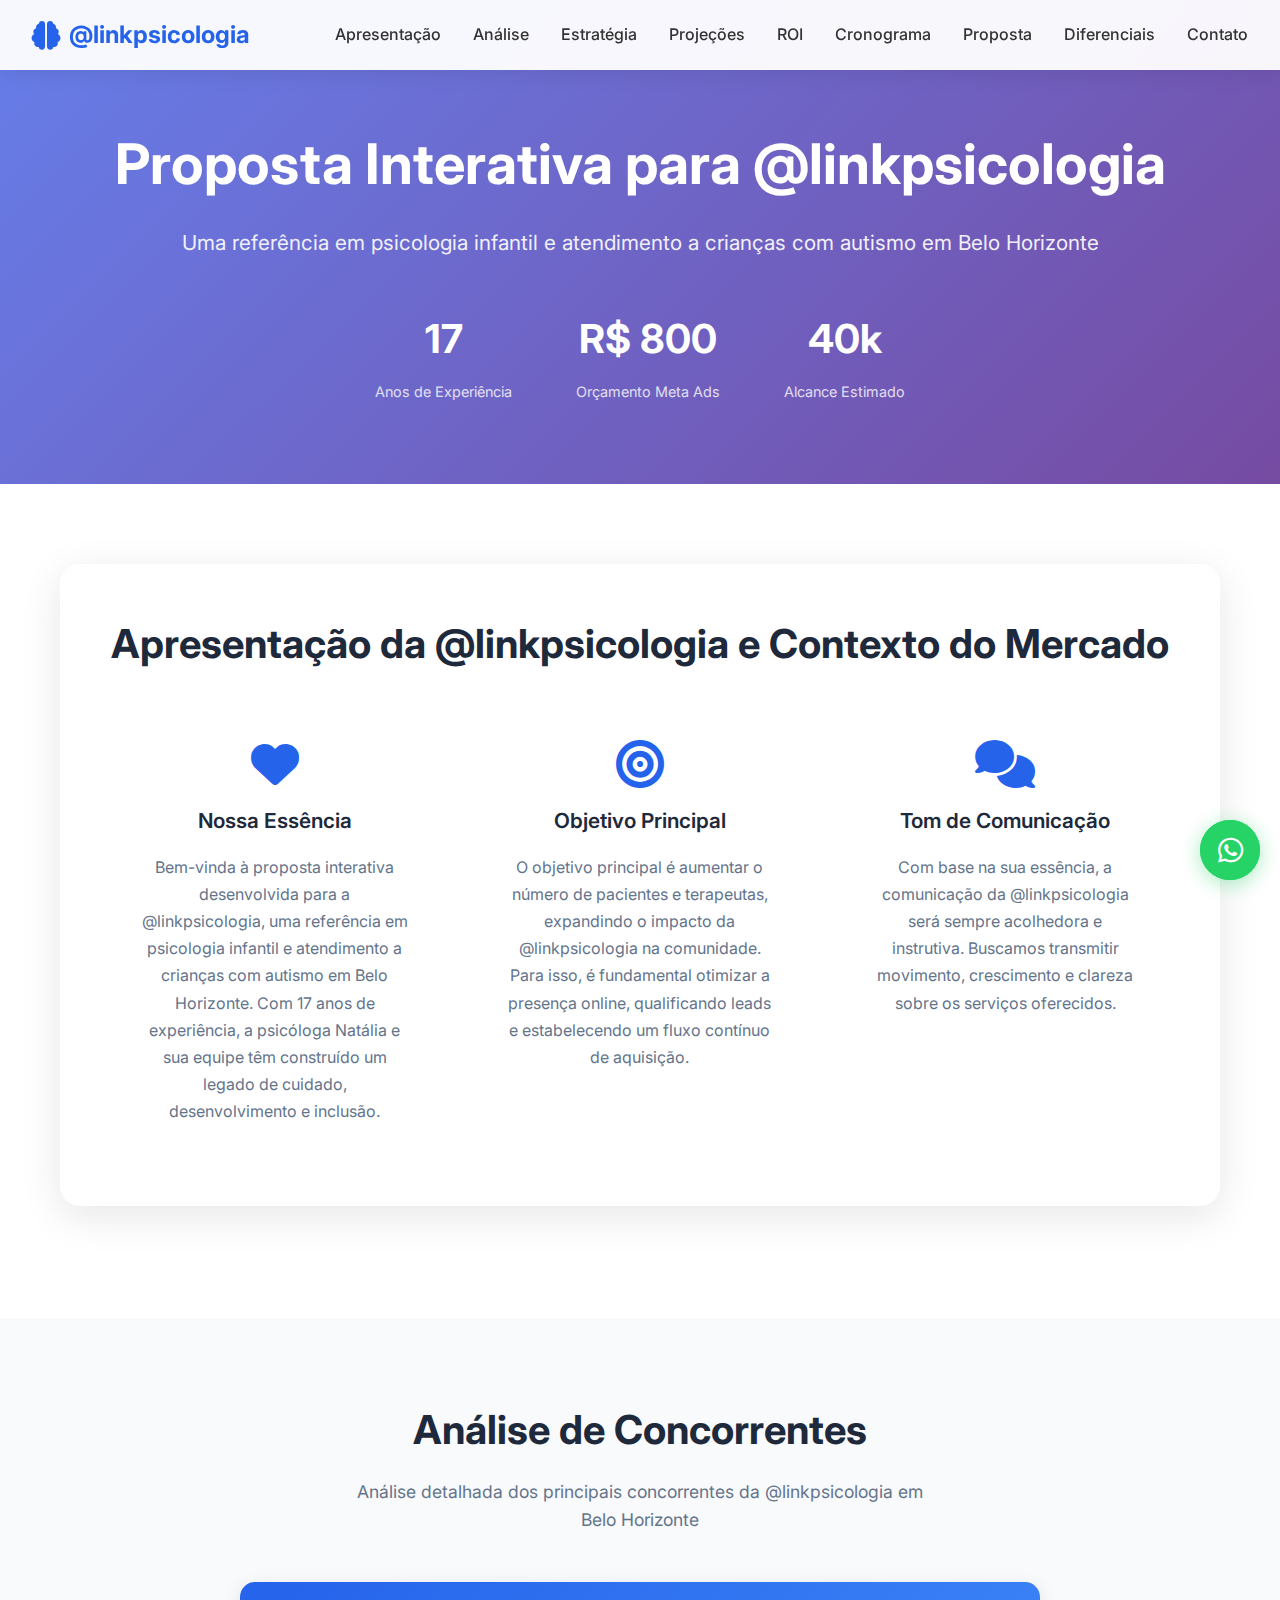
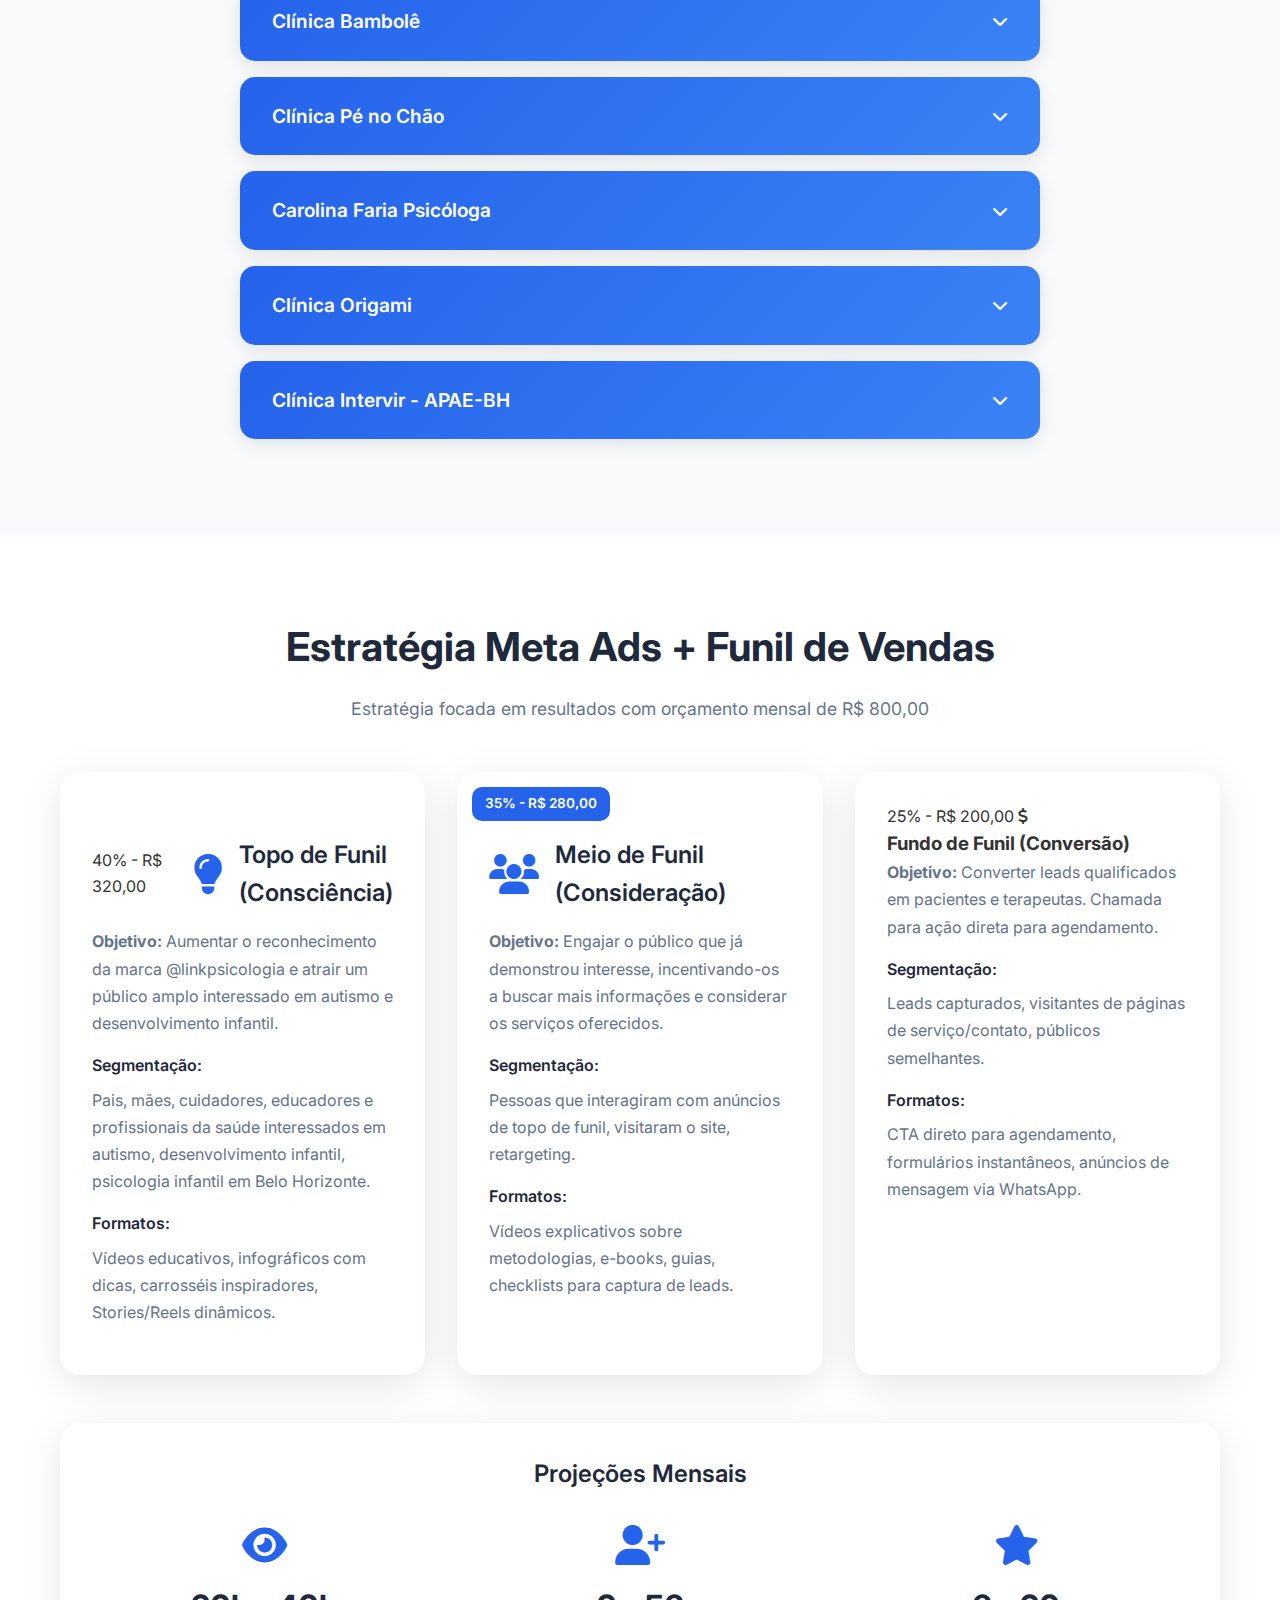
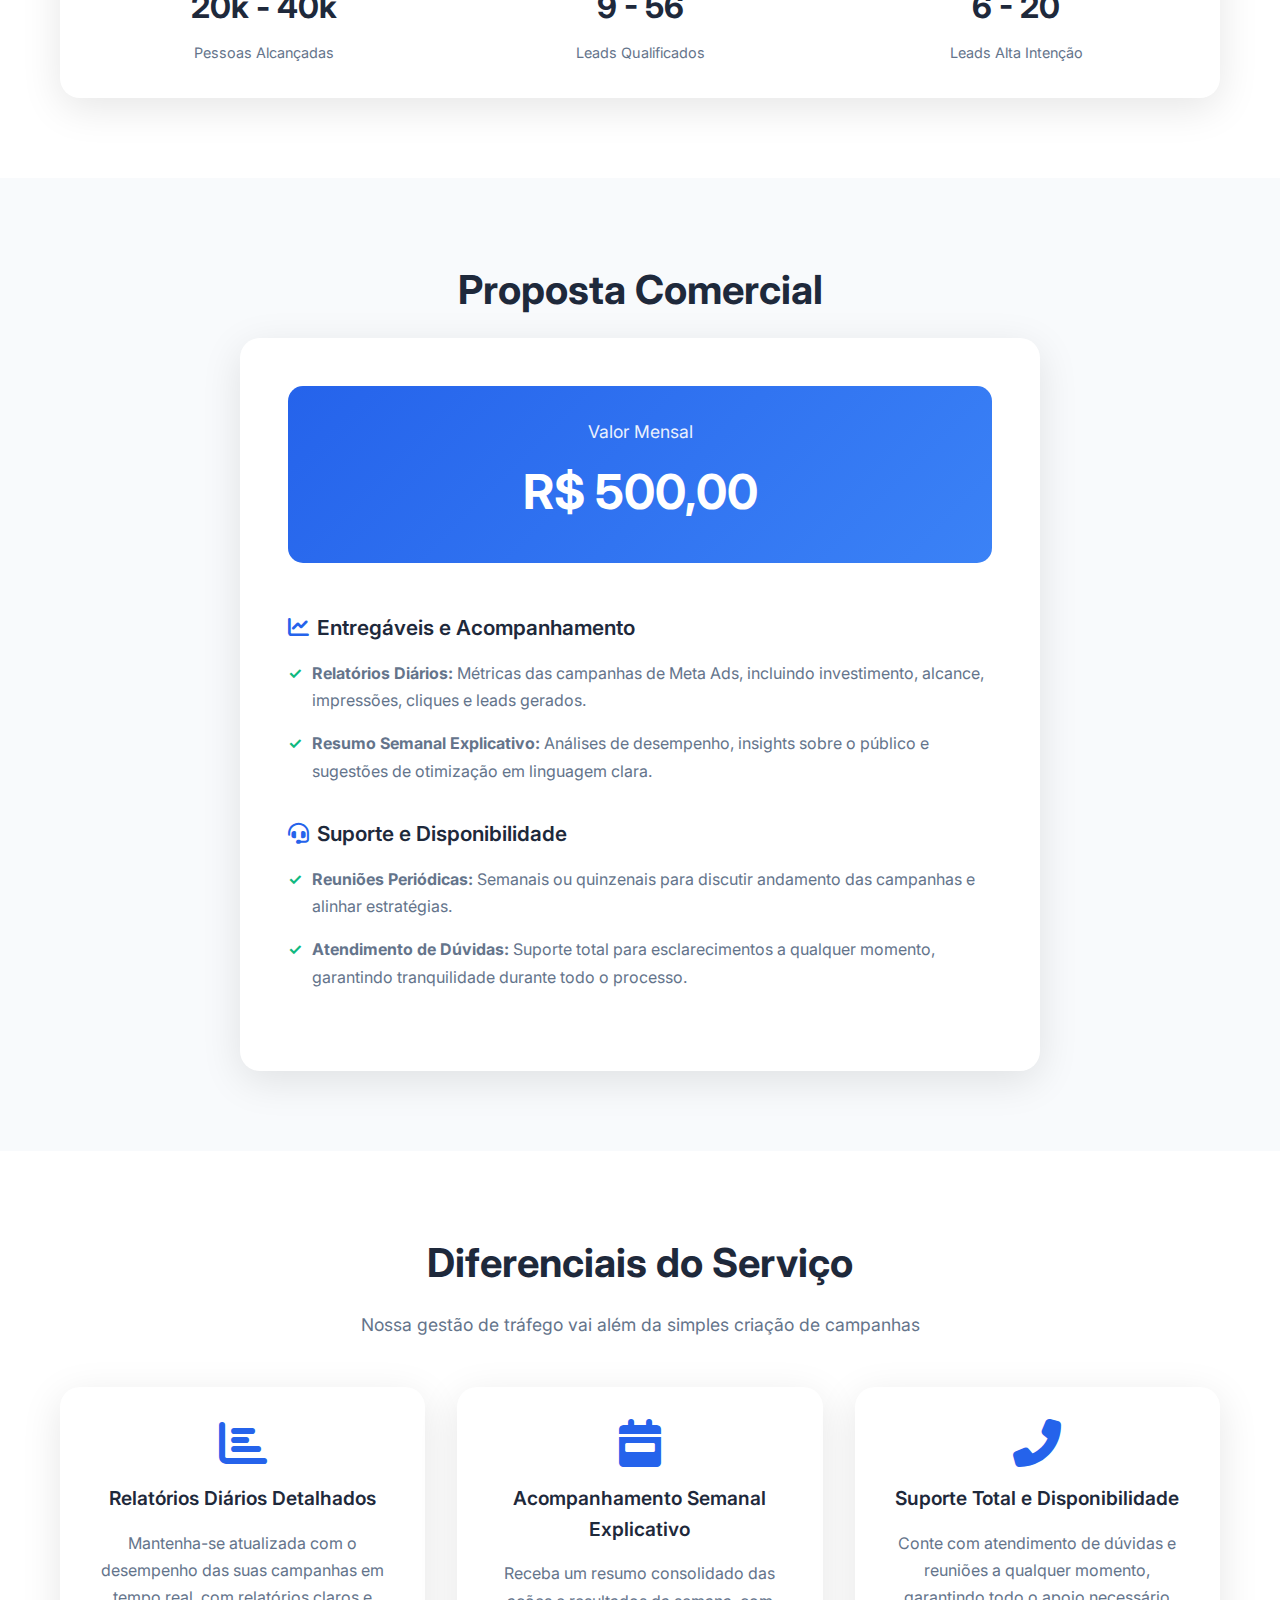
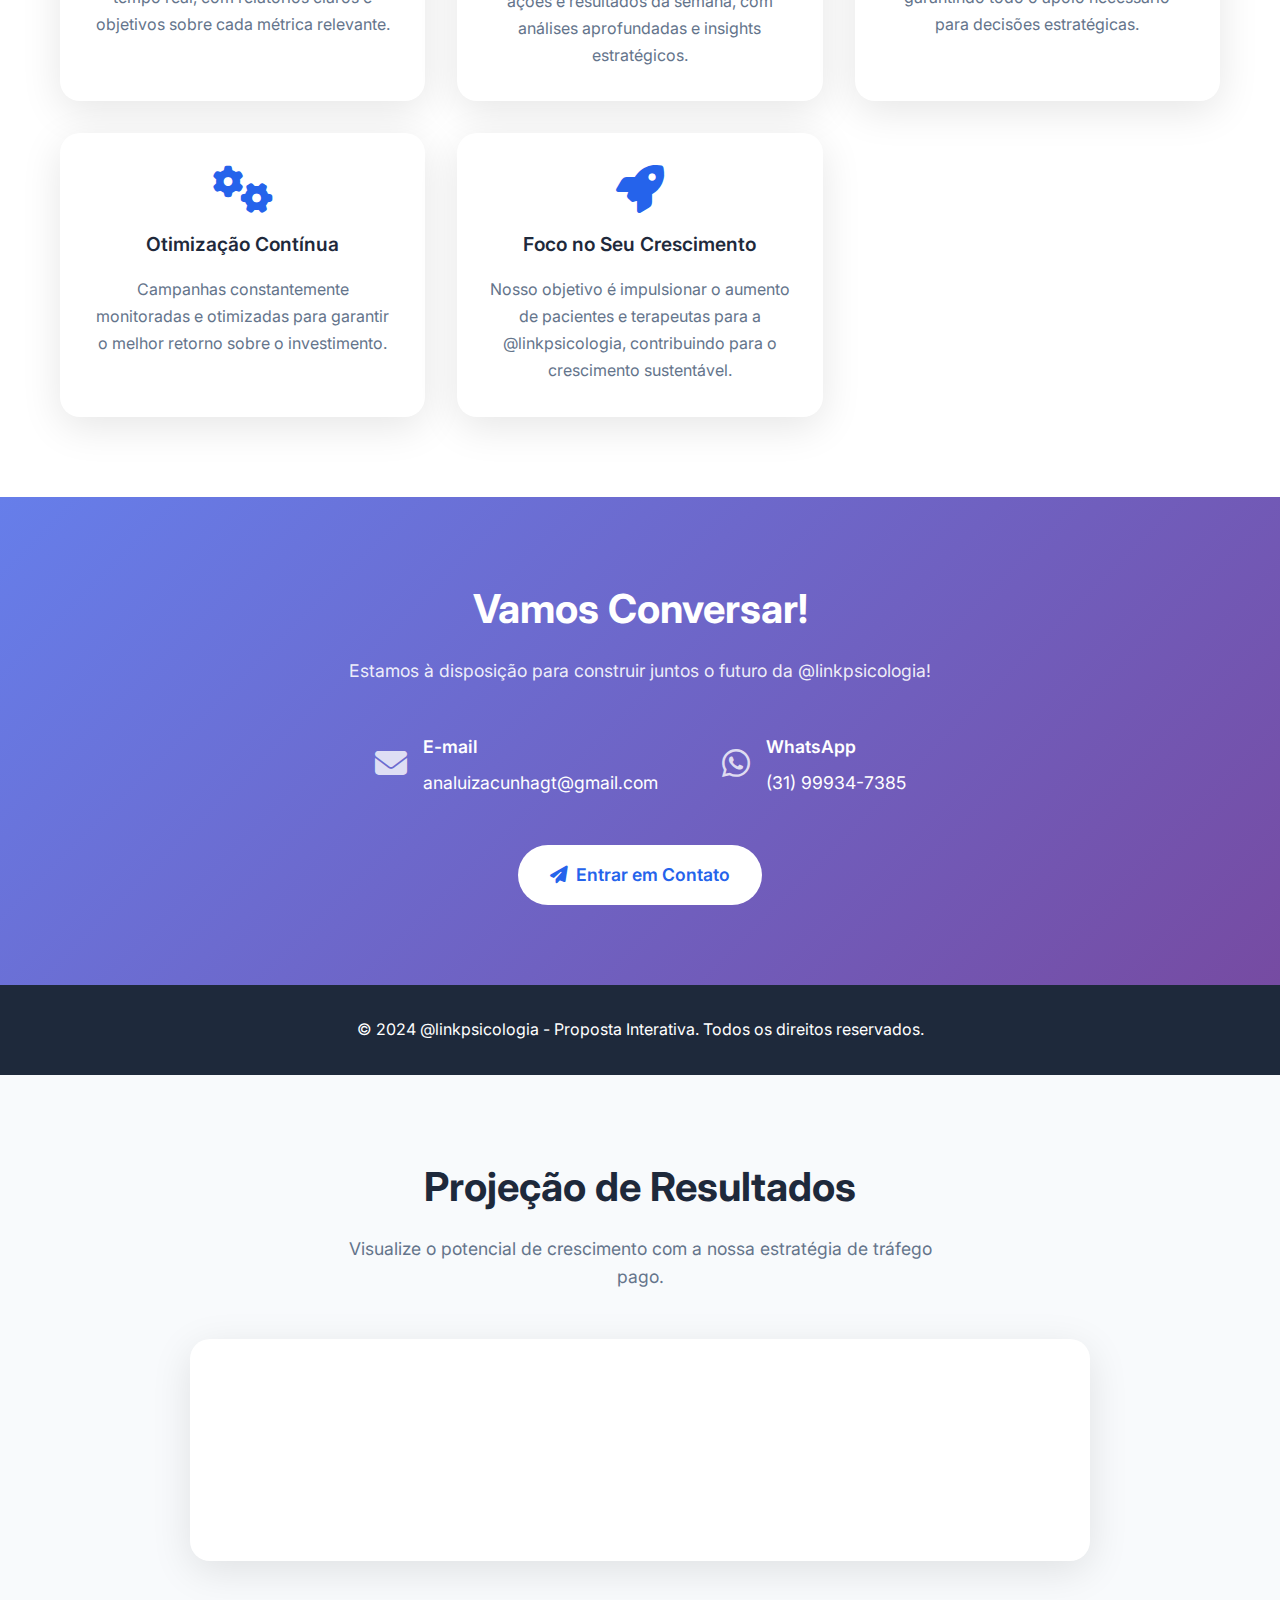
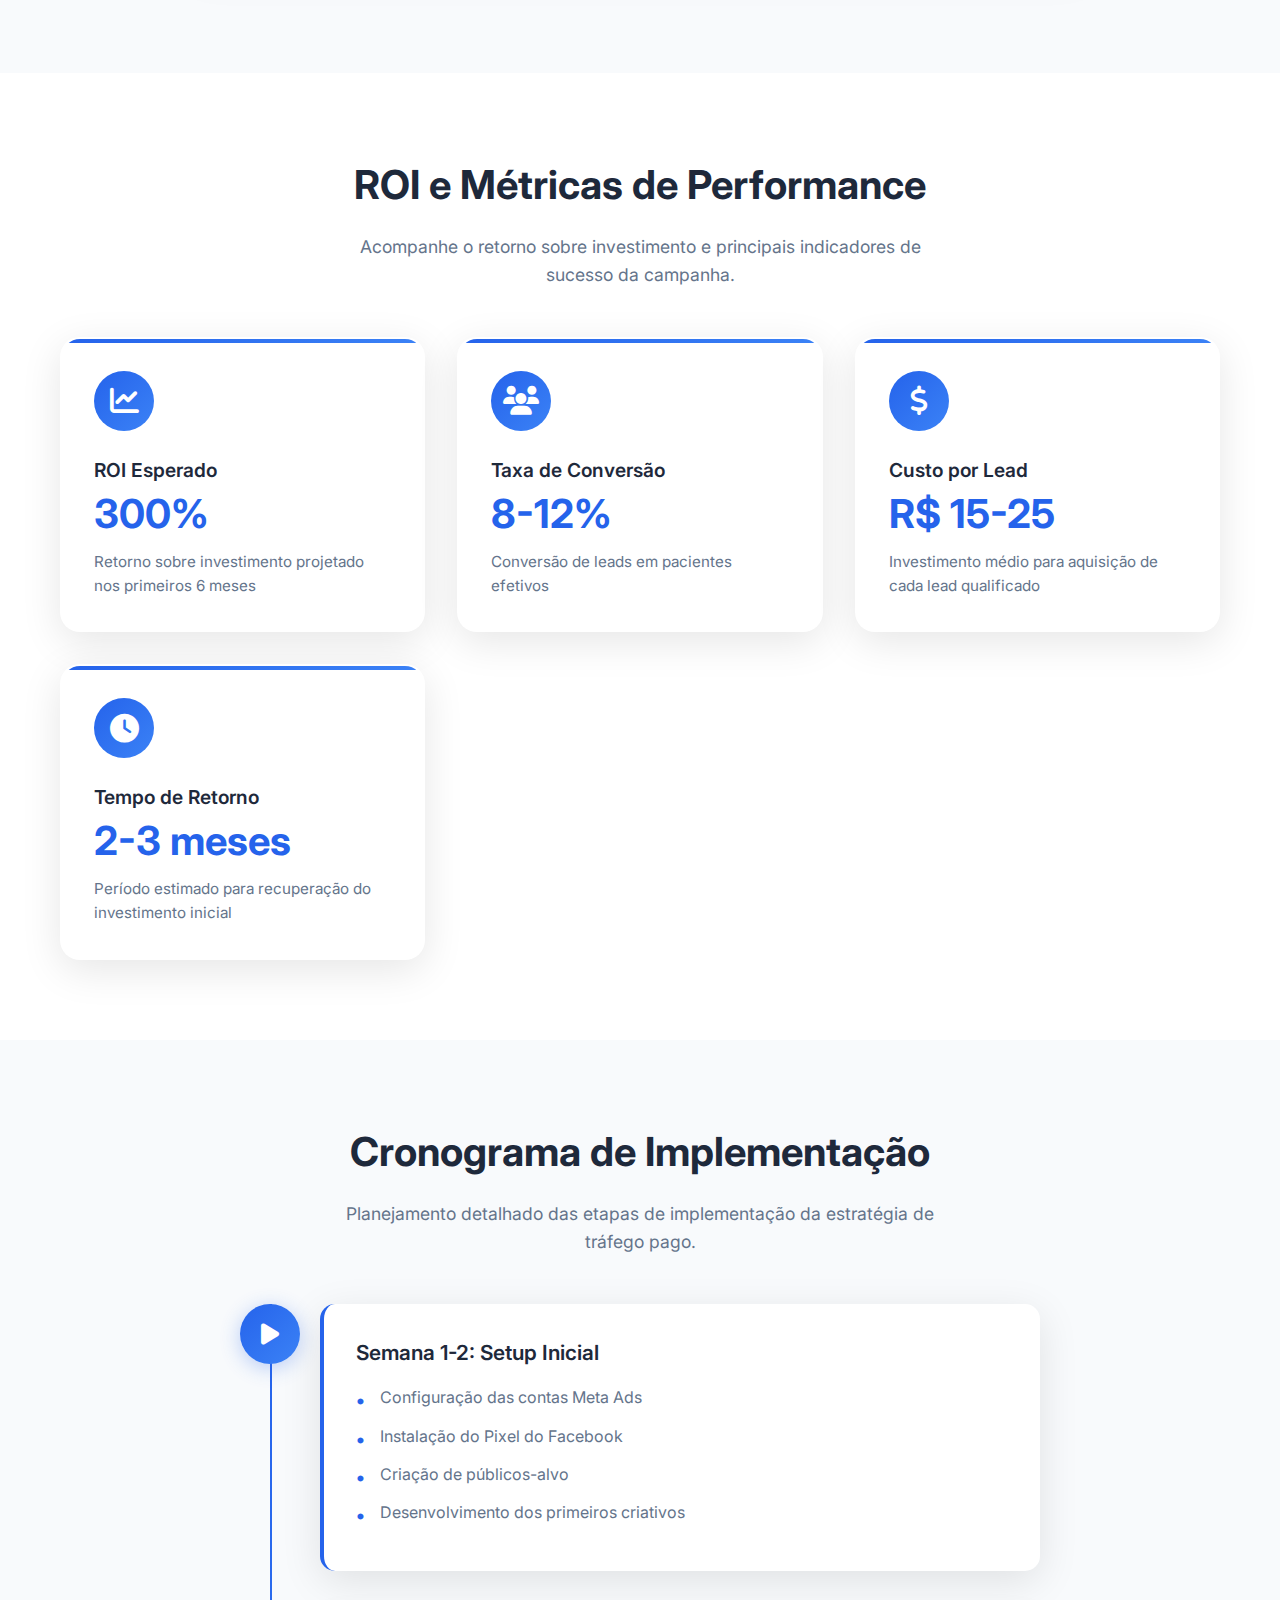
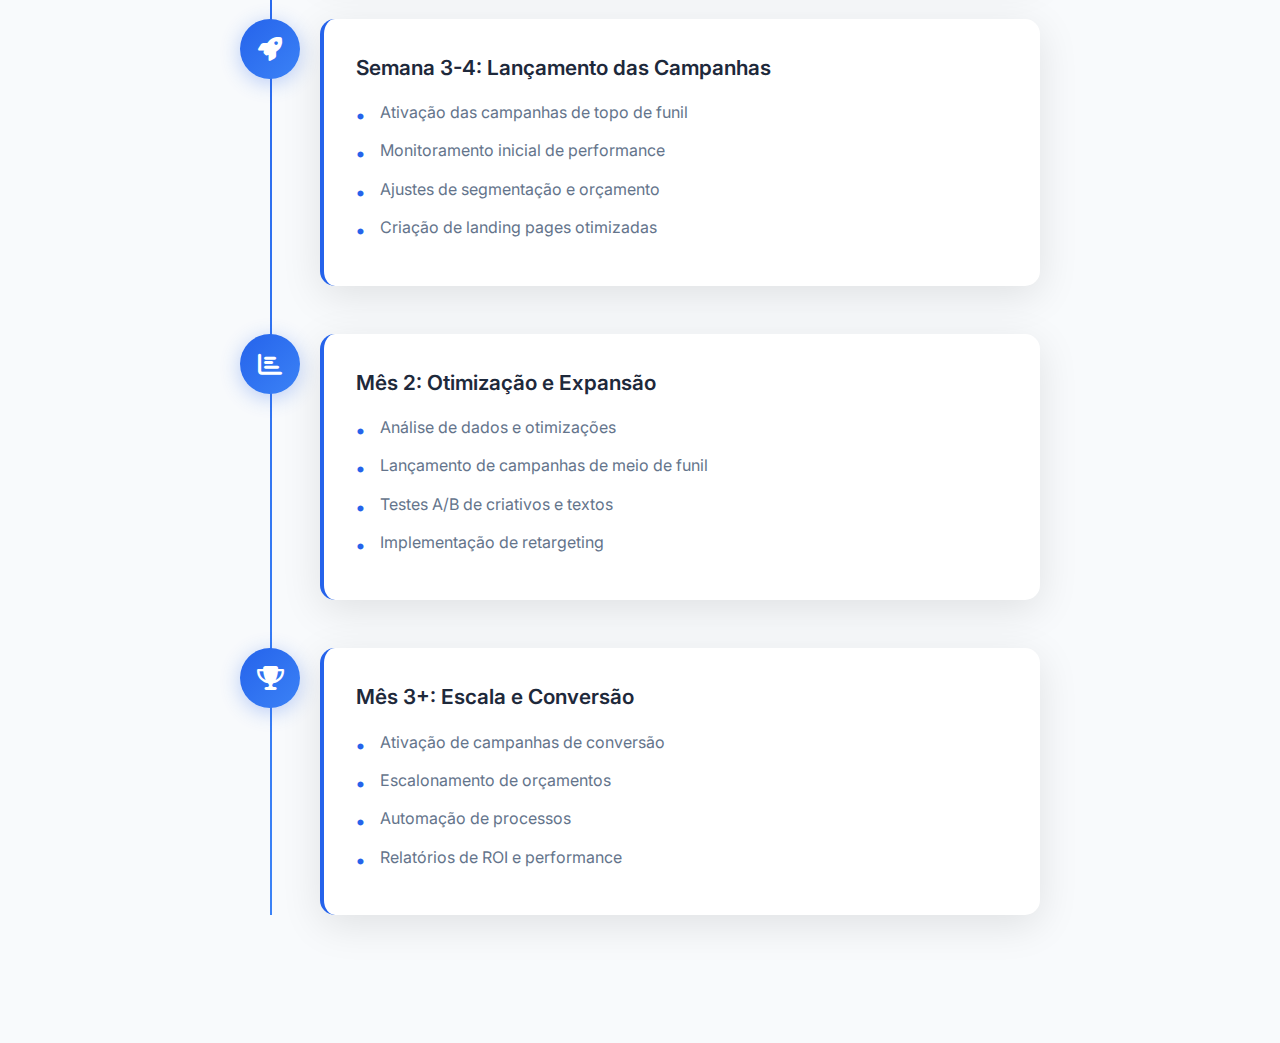
<file: site_psicologia_v5/index.html>
<!DOCTYPE html>
<html lang="pt-BR">
<head>
    <!-- ========================================
         META TAGS E CONFIGURAÇÕES BÁSICAS
         ======================================== -->
    
    <!-- Meta tags básicas para configuração da página -->
    <meta charset="UTF-8"> <!-- Define a codificação de caracteres como UTF-8 -->
    <meta name="viewport" content="width=device-width, initial-scale=1.0"> <!-- Configuração para responsividade mobile -->
    <title>@linkpsicologia - Proposta Interativa</title> <!-- Título da página exibido na aba do navegador -->
    
    <!-- ========================================
         IMPORTAÇÃO DE ESTILOS E FONTES
         ======================================== -->
    
    <!-- Importação dos estilos CSS personalizados -->
    <link rel="stylesheet" href="styles.css">
    
    <!-- Fonte Google Fonts - Inter para tipografia moderna e legível -->
    <link href="https://fonts.googleapis.com/css2?family=Inter:wght@300;400;500;600;700&display=swap" rel="stylesheet">
    
    <!-- Font Awesome para ícones - Versão 6.4.0 -->
    <link rel="stylesheet" href="https://cdnjs.cloudflare.com/ajax/libs/font-awesome/6.4.0/css/all.min.css">

    <!-- Font Awesome adicional - Versão 6.5.0 para garantir compatibilidade com ícones mais recentes -->
    <link rel="stylesheet" href="https://cdnjs.cloudflare.com/ajax/libs/font-awesome/6.5.0/css/all.min.css" integrity="sha512-yU7mHn0+9TVcRQZJK3kXmWGHYdYmQ8X6G0XxKv9kNiyuLlRbeD7TeMCKkS28EzhtUsx0fp2/c3PtK+6mJw5ewA==" crossorigin="anonymous" referrerpolicy="no-referrer"
  />

    <!-- Script JavaScript para funcionalidades interativas - Carregado no head para garantir disponibilidade -->
    <script src="script.js"></script>
</head>
<body>
    <!-- ========================================
         HEADER E NAVEGAÇÃO PRINCIPAL
         ======================================== -->
    
    <!-- Header fixo no topo da página com navegação principal -->
    <header class="header">
        <nav class="nav">
            <div class="nav-container">
                <!-- Logo/marca da @linkpsicologia - Link clicável para o topo da página -->
                <a href="#apresentacao" class="nav-logo">
                    <i class="fas fa-brain"></i> <!-- Ícone de cérebro representando psicologia -->
                    <span>@linkpsicologia</span> <!-- Nome da marca -->
                </a>
                
                <!-- Menu de navegação principal - Links para seções da página -->
                <ul class="nav-menu" id="nav-menu">
                    <li><a href="#apresentacao" class="nav-link">Apresentação</a></li>
                    <li><a href="#concorrentes" class="nav-link">Análise</a></li>
                    <li><a href="#estrategia" class="nav-link">Estratégia</a></li>
                    <li><a href="#grafico-projecao" class="nav-link">Projeções</a></li>
                    <li><a href="#roi-metricas" class="nav-link">ROI</a></li>
                    <li><a href="#cronograma" class="nav-link">Cronograma</a></li>
                    <li><a href="#proposta" class="nav-link">Proposta</a></li>
                    <li><a href="#diferenciais" class="nav-link">Diferenciais</a></li>
                    <li><a href="#contato" class="nav-link">Contato</a></li>
                </ul>
                
                <!-- Botão hambúrguer para menu mobile - Três barras horizontais -->
                <div class="nav-toggle" id="nav-toggle">
                    <span class="bar"></span>
                    <span class="bar"></span>
                    <span class="bar"></span>
                </div>
            </div>
        </nav>
    </header>

    <!-- ========================================
         SEÇÃO HERO - BANNER PRINCIPAL
         ======================================== -->
    
    <!-- Seção Hero - Banner principal com título, subtítulo e estatísticas em destaque -->
    <section id="apresentacao" class="hero">
        <div class="container">
            <div class="hero-content">
                <!-- Título principal da proposta - Destaque visual da página -->
                <h1 class="hero-title">Proposta Interativa para @linkpsicologia</h1>
                <!-- Subtítulo explicativo sobre o posicionamento da marca -->
                <p class="hero-subtitle">Uma referência em psicologia infantil e atendimento a crianças com autismo em Belo Horizonte</p>
                
                <!-- Estatísticas em destaque - Números importantes para credibilidade -->
                <div class="hero-stats">
                    <!-- Estatística 1: Anos de experiência -->
                    <div class="stat">
                        <span class="stat-number">17</span>
                        <span class="stat-label">Anos de Experiência</span>
                    </div>
                    <!-- Estatística 2: Orçamento para Meta Ads -->
                    <div class="stat">
                        <span class="stat-number">R$ 800</span>
                        <span class="stat-label">Orçamento Meta Ads</span>
                    </div>
                    <!-- Estatística 3: Alcance estimado -->
                    <div class="stat">
                        <span class="stat-number">40k</span>
                        <span class="stat-label">Alcance Estimado</span>
                    </div>
                </div>
            </div>
        </div>
    </section>

    <!-- ========================================
         SEÇÃO DE APRESENTAÇÃO
         ======================================== -->
    
    <!-- Seção de Apresentação - Contexto e informações sobre a @linkpsicologia -->
    <section class="section">
        <div class="container">
            <div class="content-card">
                <h2 class="section-title">Apresentação da @linkpsicologia e Contexto do Mercado</h2>
                
                <!-- Grid com 3 cards informativos sobre a essência da marca -->
                <div class="content-grid">
                    <!-- Card 1: Nossa Essência - Apresentação da marca e histórico -->
                    <div class="content-item">
                        <i class="fas fa-heart icon"></i> <!-- Ícone de coração representando cuidado -->
                        <h3>Nossa Essência</h3>
                        <p>Bem-vinda à proposta interativa desenvolvida para a @linkpsicologia, uma referência em psicologia infantil e atendimento a crianças com autismo em Belo Horizonte. Com 17 anos de experiência, a psicóloga Natália e sua equipe têm construído um legado de cuidado, desenvolvimento e inclusão.</p>
                    </div>
                    
                    <!-- Card 2: Objetivo Principal - Meta de crescimento e expansão -->
                    <div class="content-item">
                        <i class="fa-solid fa-bullseye icon"></i> <!-- Ícone de alvo representando objetivo -->
                        <h3>Objetivo Principal</h3>
                        <p>O objetivo principal é aumentar o número de pacientes e terapeutas, expandindo o impacto da @linkpsicologia na comunidade. Para isso, é fundamental otimizar a presença online, qualificando leads e estabelecendo um fluxo contínuo de aquisição.</p>
                    </div>
                    
                    <!-- Card 3: Tom de Comunicação - Diretrizes para a linguagem da marca -->
                    <div class="content-item">
                        <i class="fas fa-comments icon"></i> <!-- Ícone de comentários representando comunicação -->
                        <h3>Tom de Comunicação</h3>
                        <p>Com base na sua essência, a comunicação da @linkpsicologia será sempre acolhedora e instrutiva. Buscamos transmitir movimento, crescimento e clareza sobre os serviços oferecidos.</p>
                    </div>
                </div>
            </div>
        </div>
    </section>

    <!-- ========================================
         SEÇÃO DE ANÁLISE DE CONCORRENTES
         ======================================== -->
    
    <!-- Seção de Análise de Concorrentes - Menu sanfonado (accordion) para organizar informações -->
    <section id="concorrentes" class="section bg-light">
        <div class="container">
            <h2 class="section-title">Análise de Concorrentes</h2>
            <p class="section-subtitle">Análise detalhada dos principais concorrentes da @linkpsicologia em Belo Horizonte</p>
            
            <!-- Container do accordion com 5 concorrentes principais -->
            <div class="accordion">
                <!-- Item 1: Clínica Bambolê -->
                <div class="accordion-item">
                    <div class="accordion-header" onclick="toggleAccordion(this)">
                        <h3>Clínica Bambolê</h3>
                        <i class="fas fa-chevron-down accordion-icon"></i>
                    </div>
                    <div class="accordion-content">
                        <div class="competitor-analysis">
                            <div class="analysis-section">
                                <h4><i class="fas fa-thumbs-up"></i> Pontos Fortes</h4>
                                <ul>
                                    <li>Design clean e responsivo</li>
                                    <li>Informações claras sobre serviços multidisciplinares</li>
                                    <li>Seção "Nossa História" humanizada</li>
                                    <li>Botão de WhatsApp visível</li>
                                </ul>
                            </div>
                            <div class="analysis-section">
                                <h4><i class="fas fa-thumbs-down"></i> Pontos Fracos</h4>
                                <ul>
                                    <li>Navegação em menus pode ser melhorada</li>
                                    <li>Descrições de serviços repetitivas</li>
                                    <li>Falta de depoimentos e CTA claro para agendamento</li>
                                </ul>
                            </div>
                            <div class="analysis-section">
                                <h4><i class="fas fa-eye"></i> Observações</h4>
                                <p>Posicionamento como centro de desenvolvimento humano com foco multidisciplinar. Tom de voz acolhedor e profissional.</p>
                            </div>
                        </div>
                    </div>
                </div>

                <!-- Item 2: Clínica Pé no Chão -->
                <div class="accordion-item">
                    <div class="accordion-header" onclick="toggleAccordion(this)">
                        <h3>Clínica Pé no Chão</h3>
                        <i class="fas fa-chevron-down accordion-icon"></i>
                    </div>
                    <div class="accordion-content">
                        <div class="competitor-analysis">
                            <div class="analysis-section">
                                <h4><i class="fas fa-thumbs-up"></i> Pontos Fortes</h4>
                                <ul>
                                    <li>Design moderno e atraente</li>
                                    <li>Apresentação clara de serviços e equipe multidisciplinar</li>
                                    <li>Seção de depoimentos de clientes</li>
                                    <li>Informações de contato visíveis</li>
                                </ul>
                            </div>
                            <div class="analysis-section">
                                <h4><i class="fas fa-thumbs-down"></i> Pontos Fracos</h4>
                                <ul>
                                    <li>Navegação pode ser mais fluida</li>
                                    <li>Seções muito textuais</li>
                                    <li>Falta de blog ou artigos para aprofundar engajamento</li>
                                </ul>
                            </div>
                            <div class="analysis-section">
                                <h4><i class="fas fa-eye"></i> Observações</h4>
                                <p>Foco em desenvolvimento infanto-juvenil. Tom de voz acolhedor e transparente. Design agradável, mas com densidade de texto.</p>
                            </div>
                        </div>
                    </div>
                </div>

                <!-- Item 3: Carolina Faria Psicóloga -->
                <div class="accordion-item">
                    <div class="accordion-header" onclick="toggleAccordion(this)">
                        <h3>Carolina Faria Psicóloga</h3>
                        <i class="fas fa-chevron-down accordion-icon"></i>
                    </div>
                    <div class="accordion-content">
                        <div class="competitor-analysis">
                            <div class="analysis-section">
                                <h4><i class="fas fa-thumbs-up"></i> Pontos Fortes</h4>
                                <ul>
                                    <li>Apresentação pessoal e acolhedora da psicóloga</li>
                                    <li>Foco claro na psicologia infantil e autismo (ABA e Modelo Denver)</li>
                                    <li>Informações de contato visíveis</li>
                                </ul>
                            </div>
                            <div class="analysis-section">
                                <h4><i class="fas fa-thumbs-down"></i> Pontos Fracos</h4>
                                <ul>
                                    <li>Design mais simples</li>
                                    <li>Falta de depoimentos ou estudos de caso</li>
                                    <li>Conteúdo denso sem muitos recursos visuais</li>
                                    <li>Ausência de blog</li>
                                </ul>
                            </div>
                            <div class="analysis-section">
                                <h4><i class="fas fa-eye"></i> Observações</h4>
                                <p>Posicionamento como psicóloga clínica individual, com abordagem pessoal e foco em atendimento personalizado.</p>
                            </div>
                        </div>
                    </div>
                </div>

                <!-- Item 4: Clínica Origami -->
                <div class="accordion-item">
                    <div class="accordion-header" onclick="toggleAccordion(this)">
                        <h3>Clínica Origami</h3>
                        <i class="fas fa-chevron-down accordion-icon"></i>
                    </div>
                    <div class="accordion-content">
                        <div class="competitor-analysis">
                            <div class="analysis-section">
                                <h4><i class="fas fa-thumbs-up"></i> Pontos Fortes</h4>
                                <ul>
                                    <li>Design moderno e profissional</li>
                                    <li>Explicação clara da metodologia (ABA, Ensino Naturalístico) e serviços</li>
                                    <li>Apresentação da equipe multidisciplinar</li>
                                    <li>Seção "Nossos Diferenciais" com dados de credibilidade</li>
                                    <li>Blog com artigos</li>
                                </ul>
                            </div>
                            <div class="analysis-section">
                                <h4><i class="fas fa-thumbs-down"></i> Pontos Fracos</h4>
                                <ul>
                                    <li>Quantidade de informações pode ser densa</li>
                                    <li>Falta de depoimentos em destaque na página inicial</li>
                                </ul>
                            </div>
                            <div class="analysis-section">
                                <h4><i class="fas fa-eye"></i> Observações</h4>
                                <p>Centro de desenvolvimento e comportamento infantil especializado em ABA. Tom de voz profissional, informativo e focado em evidências.</p>
                            </div>
                        </div>
                    </div>
                </div>

                <!-- Item 5: Clínica Intervir - APAE-BH -->
                <div class="accordion-item">
                    <div class="accordion-header" onclick="toggleAccordion(this)">
                        <h3>Clínica Intervir - APAE-BH</h3>
                        <i class="fas fa-chevron-down accordion-icon"></i>
                    </div>
                    <div class="accordion-content">
                        <div class="competitor-analysis">
                            <div class="analysis-section">
                                <h4><i class="fas fa-thumbs-up"></i> Pontos Fortes</h4>
                                <ul>
                                    <li>Instituição reconhecida (APAE-BH) com grande credibilidade</li>
                                    <li>Foco em habilitação e reabilitação de pessoas com deficiência/autismo</li>
                                    <li>Abordagem multidisciplinar</li>
                                    <li>Informações detalhadas sobre serviços e metodologias</li>
                                </ul>
                            </div>
                            <div class="analysis-section">
                                <h4><i class="fas fa-thumbs-down"></i> Pontos Fracos</h4>
                                <ul>
                                    <li>Design mais institucional e menos "clean"</li>
                                    <li>Processo de atendimento mais burocrático</li>
                                    <li>Grande quantidade de texto</li>
                                    <li>Falta de CTA claro para agendamento direto</li>
                                </ul>
                            </div>
                            <div class="analysis-section">
                                <h4><i class="fas fa-eye"></i> Observações</h4>
                                <p>Instituição de referência em reabilitação. Tom de voz institucional, informativo e técnico. Site rico em informações.</p>
                            </div>
                        </div>
                    </div>
                </div>
            </div>
        </div>
    </section>

    <!-- Estratégia Meta Ads -->
    <section id="estrategia" class="section">
        <div class="container">
            <h2 class="section-title">Estratégia Meta Ads + Funil de Vendas</h2>
            <p class="section-subtitle">Estratégia focada em resultados com orçamento mensal de R$ 800,00</p>
            
            <div class="funnel-container">
                <div class="funnel-stage">
                    <div class="stage-header"                            <span class="budget">40% - R$ 320,00</span>
                            <i class="fas fa-lightbulb"></i>
                            <h3>Topo de Funil (Consciência)</h3>          </div>
                    <div class="stage-content">
                        <p><strong>Objetivo:</strong> Aumentar o reconhecimento da marca @linkpsicologia e atrair um público amplo interessado em autismo e desenvolvimento infantil.</p>
                        <div class="stage-details">
                            <h4>Segmentação:</h4>
                            <p>Pais, mães, cuidadores, educadores e profissionais da saúde interessados em autismo, desenvolvimento infantil, psicologia infantil em Belo Horizonte.</p>
                            <h4>Formatos:</h4>
                            <p>Vídeos educativos, infográficos com dicas, carrosséis inspiradores, Stories/Reels dinâmicos.</p>
                        </div>
                    </div>
                </div>

                <div class="funnel-stage">
                    <div class="stage-header">
                            <span class="budget">35% - R$ 280,00</span>
                            <i class="fas fa-users"></i>
                            <h3>Meio de Funil (Consideração)</h3>
                    </div>
                    <div class="stage-content">
                        <p><strong>Objetivo:</strong> Engajar o público que já demonstrou interesse, incentivando-os a buscar mais informações e considerar os serviços oferecidos.</p>
                        <div class="stage-details">
                            <h4>Segmentação:</h4>
                            <p>Pessoas que interagiram com anúncios de topo de funil, visitaram o site, retargeting.</p>
                            <h4>Formatos:</h4>
                            <p>Vídeos explicativos sobre metodologias, e-books, guias, checklists para captura de leads.</p>
                        </div>
                    </div>
                </div>

                <div class="funnel-stage">
                    <div class="stage-head                            <span class="budget">25% - R$ 200,00</span>
                            <i class="fas fa-dollar-sign"></i>
                            <h3>Fundo de Funil (Conversão)</h3>            </div>
                    <div class="stage-content">
                        <p><strong>Objetivo:</strong> Converter leads qualificados em pacientes e terapeutas. Chamada para ação direta para agendamento.</p>
                        <div class="stage-details">
                            <h4>Segmentação:</h4>
                            <p>Leads capturados, visitantes de páginas de serviço/contato, públicos semelhantes.</p>
                            <h4>Formatos:</h4>
                            <p>CTA direto para agendamento, formulários instantâneos, anúncios de mensagem via WhatsApp.</p>
                        </div>
                    </div>
                </div>
            </div>

            <div class="projections">
                <h3>Projeções Mensais</h3>
                <div class="projection-grid">
                    <div class="projection-item">
                        <i class="fas fa-eye"></i>
                        <span class="projection-number">20k - 40k</span>
                        <span class="projection-label">Pessoas Alcançadas</span>
                    </div>
                    <div class="projection-item">
                        <i class="fas fa-user-plus"></i>
                        <span class="projection-number">9 - 56</span>
                        <span class="projection-label">Leads Qualificados</span>
                    </div>
                    <div class="projection-item">
                        <i class="fas fa-star"></i>
                        <span class="projection-number">6 - 20</span>
                        <span class="projection-label">Leads Alta Intenção</span>
                    </div>
                </div>
            </div>
        </div>
    </section>

    <!-- Proposta Comercial -->
    <section id="proposta" class="section bg-light">
        <div class="container">
            <h2 class="section-title">Proposta Comercial</h2>
            <div class="proposal-card">
                <div class="price-section">
                    <span class="price-label">Valor Mensal</span>
                    <span class="price">R$ 500,00</span>
                </div>
                
                <div class="proposal-content">
                    <div class="proposal-section">
                        <h3><i class="fas fa-chart-line"></i> Entregáveis e Acompanhamento</h3>
                        <ul>
                            <li><strong>Relatórios Diários:</strong> Métricas das campanhas de Meta Ads, incluindo investimento, alcance, impressões, cliques e leads gerados.</li>
                            <li><strong>Resumo Semanal Explicativo:</strong> Análises de desempenho, insights sobre o público e sugestões de otimização em linguagem clara.</li>
                        </ul>
                    </div>
                    
                    <div class="proposal-section">
                        <h3><i class="fas fa-headset"></i> Suporte e Disponibilidade</h3>
                        <ul>
                            <li><strong>Reuniões Periódicas:</strong> Semanais ou quinzenais para discutir andamento das campanhas e alinhar estratégias.</li>
                            <li><strong>Atendimento de Dúvidas:</strong> Suporte total para esclarecimentos a qualquer momento, garantindo tranquilidade durante todo o processo.</li>
                        </ul>
                    </div>
                </div>
            </div>
        </div>
    </section>

    <!-- Diferenciais -->
    <section id="diferenciais" class="section">
        <div class="container">
            <h2 class="section-title">Diferenciais do Serviço</h2>
            <p class="section-subtitle">Nossa gestão de tráfego vai além da simples criação de campanhas</p>
            
            <div class="differentials-grid">
                <div class="differential-item">
                    <i class="fas fa-chart-bar"></i>
                    <h3>Relatórios Diários Detalhados</h3>
                    <p>Mantenha-se atualizada com o desempenho das suas campanhas em tempo real, com relatórios claros e objetivos sobre cada métrica relevante.</p>
                </div>
                
                <div class="differential-item">
                    <i class="fas fa-calendar-week"></i>
                    <h3>Acompanhamento Semanal Explicativo</h3>
                    <p>Receba um resumo consolidado das ações e resultados da semana, com análises aprofundadas e insights estratégicos.</p>
                </div>
                
                <div class="differential-item">
                    <i class="fas fa-phone-alt"></i>
                    <h3>Suporte Total e Disponibilidade</h3>
                    <p>Conte com atendimento de dúvidas e reuniões a qualquer momento, garantindo todo o apoio necessário para decisões estratégicas.</p>
                </div>
                
                <div class="differential-item">
                    <i class="fas fa-cogs"></i>
                    <h3>Otimização Contínua</h3>
                    <p>Campanhas constantemente monitoradas e otimizadas para garantir o melhor retorno sobre o investimento.</p>
                </div>
                
                <div class="differential-item">
                    <i class="fas fa-rocket"></i>
                    <h3>Foco no Seu Crescimento</h3>
                    <p>Nosso objetivo é impulsionar o aumento de pacientes e terapeutas para a @linkpsicologia, contribuindo para o crescimento sustentável.</p>
                </div>
            </div>
        </div>
    </section>

    <!-- Contato -->
    <!-- ========================================
         SEÇÃO DE CONTATO
         ======================================== -->
    
    <!-- Seção de Contato - Informações para comunicação e call-to-action -->
    <section id="contato" class="section bg-gradient">
        <div class="container">
            <h2 class="section-title white">Vamos Conversar!</h2>
            <p class="section-subtitle white">Estamos à disposição para construir juntos o futuro da @linkpsicologia!</p>
            
            <!-- Informações de contato - E-mail e WhatsApp com links clicáveis -->
            <div class="contact-info">
                <!-- Item de contato E-mail - Ícone e link clicável -->
                <div class="contact-item">
                    <a href="mailto:analuizacunhagt@gmail.com" title="Enviar e-mail">
                        <i class="fas fa-envelope"></i> <!-- Ícone de envelope para e-mail -->
                    </a>
                    <div>
                        <h3>E-mail</h3>
                        <a href="mailto:analuizacunhagt@gmail.com">analuizacunhagt@gmail.com</a>
                    </div>
                </div>
                
                <!-- Item de contato WhatsApp - Ícone e link clicável -->
                <div class="contact-item">
                    <a href="https://wa.me/5531999347385?text=Olá! Gostaria de saber mais sobre a proposta da @linkpsicologia" 
                       target="_blank" 
                       title="Falar no WhatsApp">
                        <i class="fab fa-whatsapp"></i> <!-- Ícone do WhatsApp -->
                    </a>
                    <div>
                        <h3>WhatsApp</h3>
                        <a href="https://wa.me/5531999347385?text=Olá! Gostaria de saber mais sobre a proposta da @linkpsicologia" 
                           target="_blank" 
                           title="Falar no WhatsApp">(31) 99934-7385</a>
                    </div>
                </div>
            </div>
            
            <!-- Seção de call-to-action - Botão principal para contato -->
            <div class="cta-section">
                <a href="https://wa.me/5531999347385?text=Olá! Gostaria de saber mais sobre a proposta da @linkpsicologia" 
                   target="_blank" 
                   title="Falar no WhatsApp" class="cta-button">
                    <i class="fas fa-paper-plane"></i> <!-- Ícone de avião de papel -->
                    Entrar em Contato
                </a>
            </div>
        </div>
    </section>

    <!-- ========================================
         FOOTER
         ======================================== -->
    
    <!-- Footer - Rodapé com informações de copyright -->
    <footer class="footer">
        <div class="container">
            <p>&copy; 2024 @linkpsicologia - Proposta Interativa. Todos os direitos reservados.</p>
        </div>
    </footer>

    <!-- ========================================
         BOTÃO FLUTUANTE DO WHATSAPP
         ======================================== -->
    
    <!-- Botão flutuante do WhatsApp - Fixo no canto inferior direito para acesso rápido -->
    <a href="https://wa.me/5531999347385?text=Olá! Gostaria de saber mais sobre a proposta da @linkpsicologia" 
       class="whatsapp-float" 
       target="_blank" 
       title="Falar no WhatsApp">
        <i class="fab fa-whatsapp"></i> <!-- Ícone do WhatsApp -->
    </a>

    
</body>
</html>



    <!-- ========================================
         SEÇÃO DE GRÁFICO DE PROJEÇÃO
         ======================================== -->
    
    <section id="grafico-projecao" class="section bg-light">
        <div class="container">
            <h2 class="section-title">Projeção de Resultados</h2>
            <p class="section-subtitle">Visualize o potencial de crescimento com a nossa estratégia de tráfego pago.</p>
            <div class="chart-container">
                <canvas id="projectionChart"></canvas>
            </div>
        </div>
    </section>



    <!-- ========================================
         SEÇÃO DE ROI E MÉTRICAS DE PERFORMANCE
         ======================================== -->
    
    <section id="roi-metricas" class="section">
        <div class="container">
            <h2 class="section-title">ROI e Métricas de Performance</h2>
            <p class="section-subtitle">Acompanhe o retorno sobre investimento e principais indicadores de sucesso da campanha.</p>
            
            <div class="metrics-grid">
                <div class="metric-card">
                    <div class="metric-icon">
                        <i class="fas fa-chart-line"></i>
                    </div>
                    <div class="metric-content">
                        <h3>ROI Esperado</h3>
                        <div class="metric-value">300%</div>
                        <p>Retorno sobre investimento projetado nos primeiros 6 meses</p>
                    </div>
                </div>
                
                <div class="metric-card">
                    <div class="metric-icon">
                        <i class="fas fa-users"></i>
                    </div>
                    <div class="metric-content">
                        <h3>Taxa de Conversão</h3>
                        <div class="metric-value">8-12%</div>
                        <p>Conversão de leads em pacientes efetivos</p>
                    </div>
                </div>
                
                <div class="metric-card">
                    <div class="metric-icon">
                        <i class="fas fa-dollar-sign"></i>
                    </div>
                    <div class="metric-content">
                        <h3>Custo por Lead</h3>
                        <div class="metric-value">R$ 15-25</div>
                        <p>Investimento médio para aquisição de cada lead qualificado</p>
                    </div>
                </div>
                
                <div class="metric-card">
                    <div class="metric-icon">
                        <i class="fas fa-clock"></i>
                    </div>
                    <div class="metric-content">
                        <h3>Tempo de Retorno</h3>
                        <div class="metric-value">2-3 meses</div>
                        <p>Período estimado para recuperação do investimento inicial</p>
                    </div>
                </div>
            </div>
        </div>
    </section>


    <!-- ========================================
         SEÇÃO DE CRONOGRAMA DE IMPLEMENTAÇÃO
         ======================================== -->
    
    <section id="cronograma" class="section bg-light">
        <div class="container">
            <h2 class="section-title">Cronograma de Implementação</h2>
            <p class="section-subtitle">Planejamento detalhado das etapas de implementação da estratégia de tráfego pago.</p>
            
            <div class="timeline">
                <div class="timeline-item">
                    <div class="timeline-marker">
                        <i class="fas fa-play"></i>
                    </div>
                    <div class="timeline-content">
                        <h3>Semana 1-2: Setup Inicial</h3>
                        <ul>
                            <li>Configuração das contas Meta Ads</li>
                            <li>Instalação do Pixel do Facebook</li>
                            <li>Criação de públicos-alvo</li>
                            <li>Desenvolvimento dos primeiros criativos</li>
                        </ul>
                    </div>
                </div>
                
                <div class="timeline-item">
                    <div class="timeline-marker">
                        <i class="fas fa-rocket"></i>
                    </div>
                    <div class="timeline-content">
                        <h3>Semana 3-4: Lançamento das Campanhas</h3>
                        <ul>
                            <li>Ativação das campanhas de topo de funil</li>
                            <li>Monitoramento inicial de performance</li>
                            <li>Ajustes de segmentação e orçamento</li>
                            <li>Criação de landing pages otimizadas</li>
                        </ul>
                    </div>
                </div>
                
                <div class="timeline-item">
                    <div class="timeline-marker">
                        <i class="fas fa-chart-bar"></i>
                    </div>
                    <div class="timeline-content">
                        <h3>Mês 2: Otimização e Expansão</h3>
                        <ul>
                            <li>Análise de dados e otimizações</li>
                            <li>Lançamento de campanhas de meio de funil</li>
                            <li>Testes A/B de criativos e textos</li>
                            <li>Implementação de retargeting</li>
                        </ul>
                    </div>
                </div>
                
                <div class="timeline-item">
                    <div class="timeline-marker">
                        <i class="fas fa-trophy"></i>
                    </div>
                    <div class="timeline-content">
                        <h3>Mês 3+: Escala e Conversão</h3>
                        <ul>
                            <li>Ativação de campanhas de conversão</li>
                            <li>Escalonamento de orçamentos</li>
                            <li>Automação de processos</li>
                            <li>Relatórios de ROI e performance</li>
                        </ul>
                    </div>
                </div>
            </div>
        </div>
    </section>
</file>
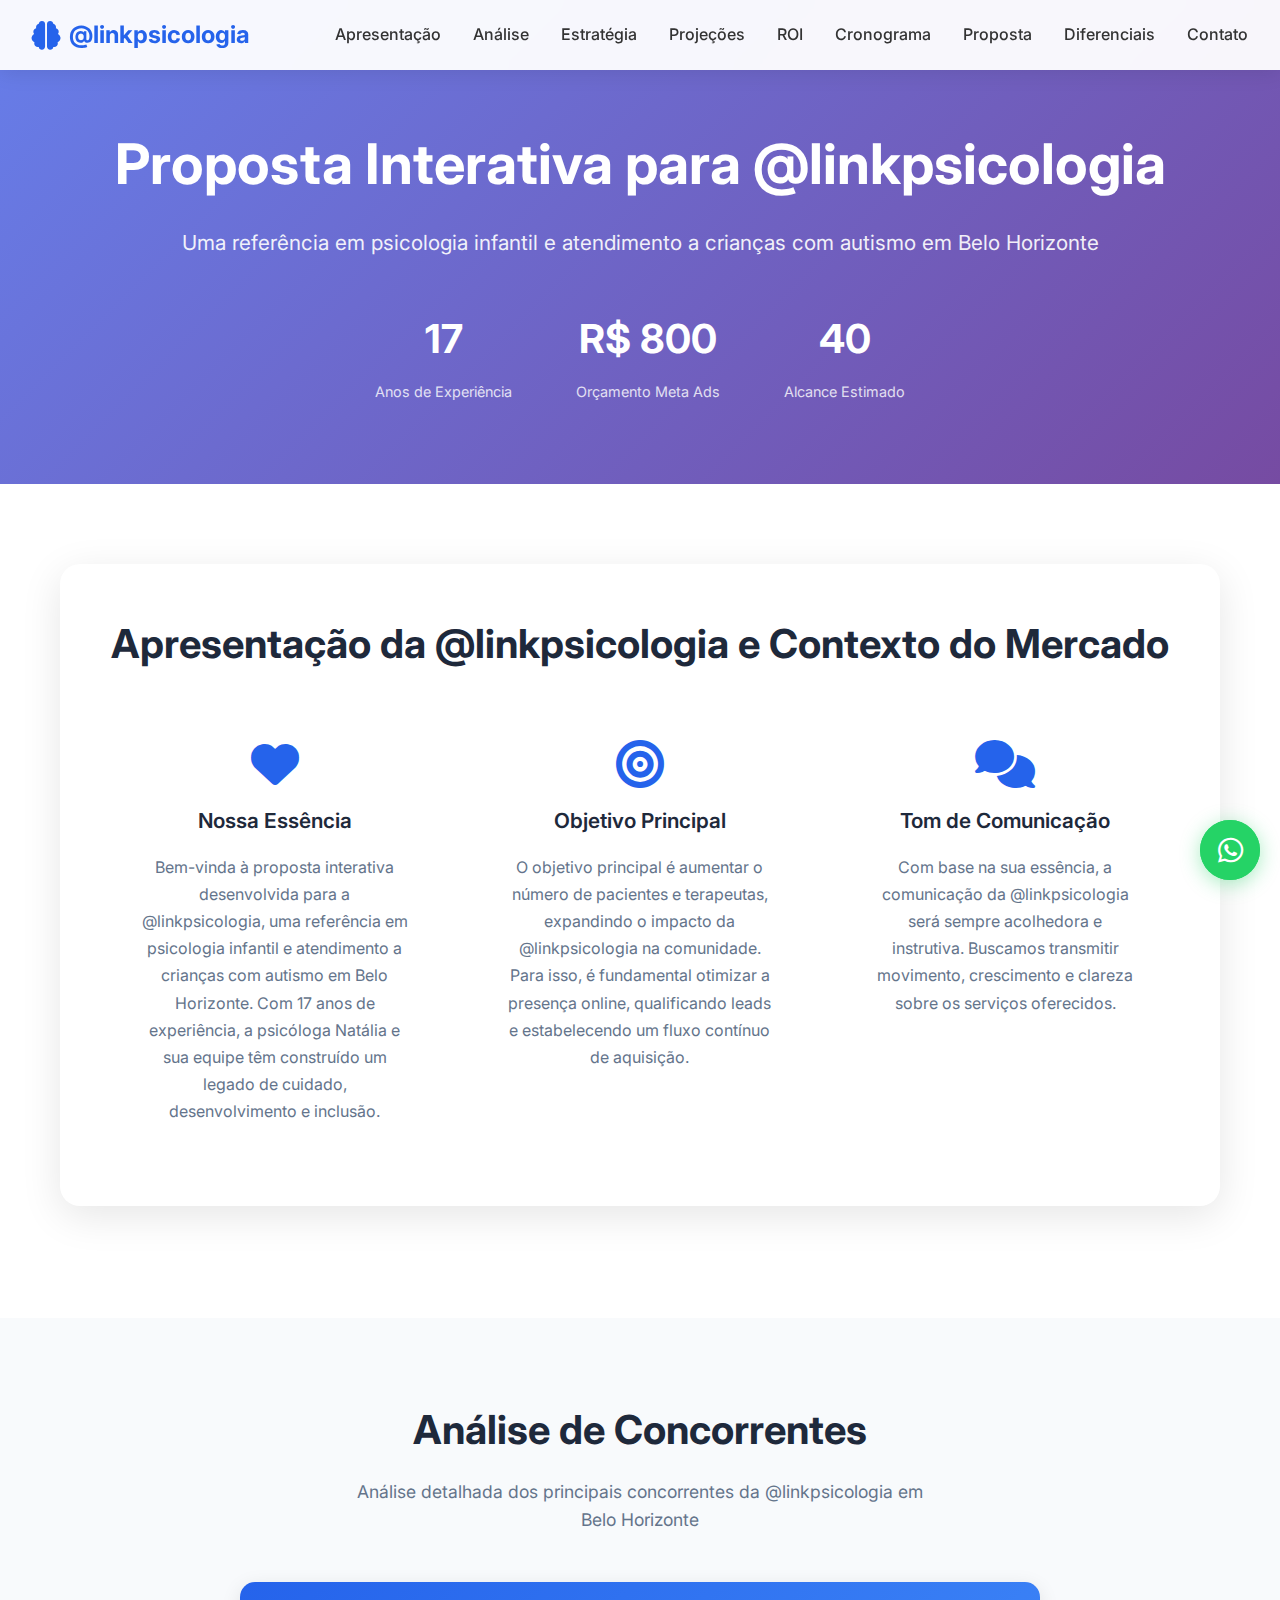
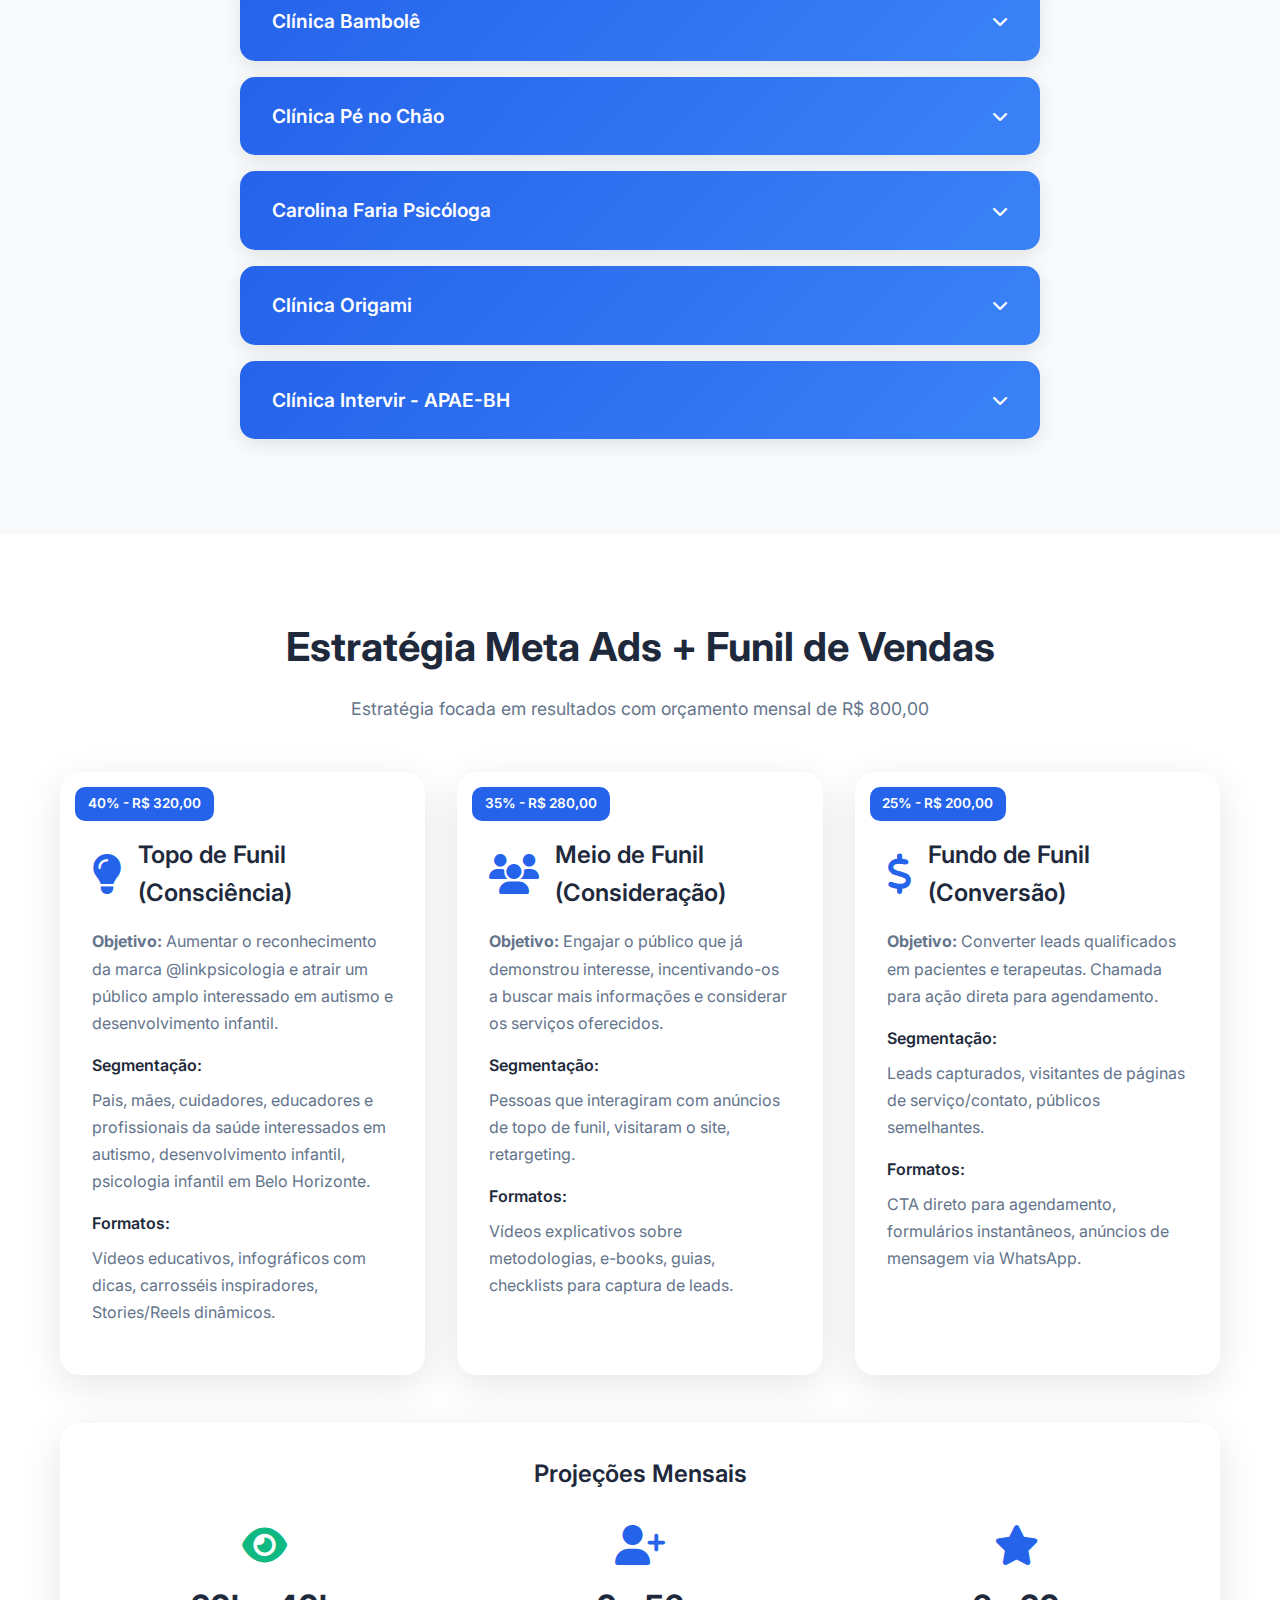
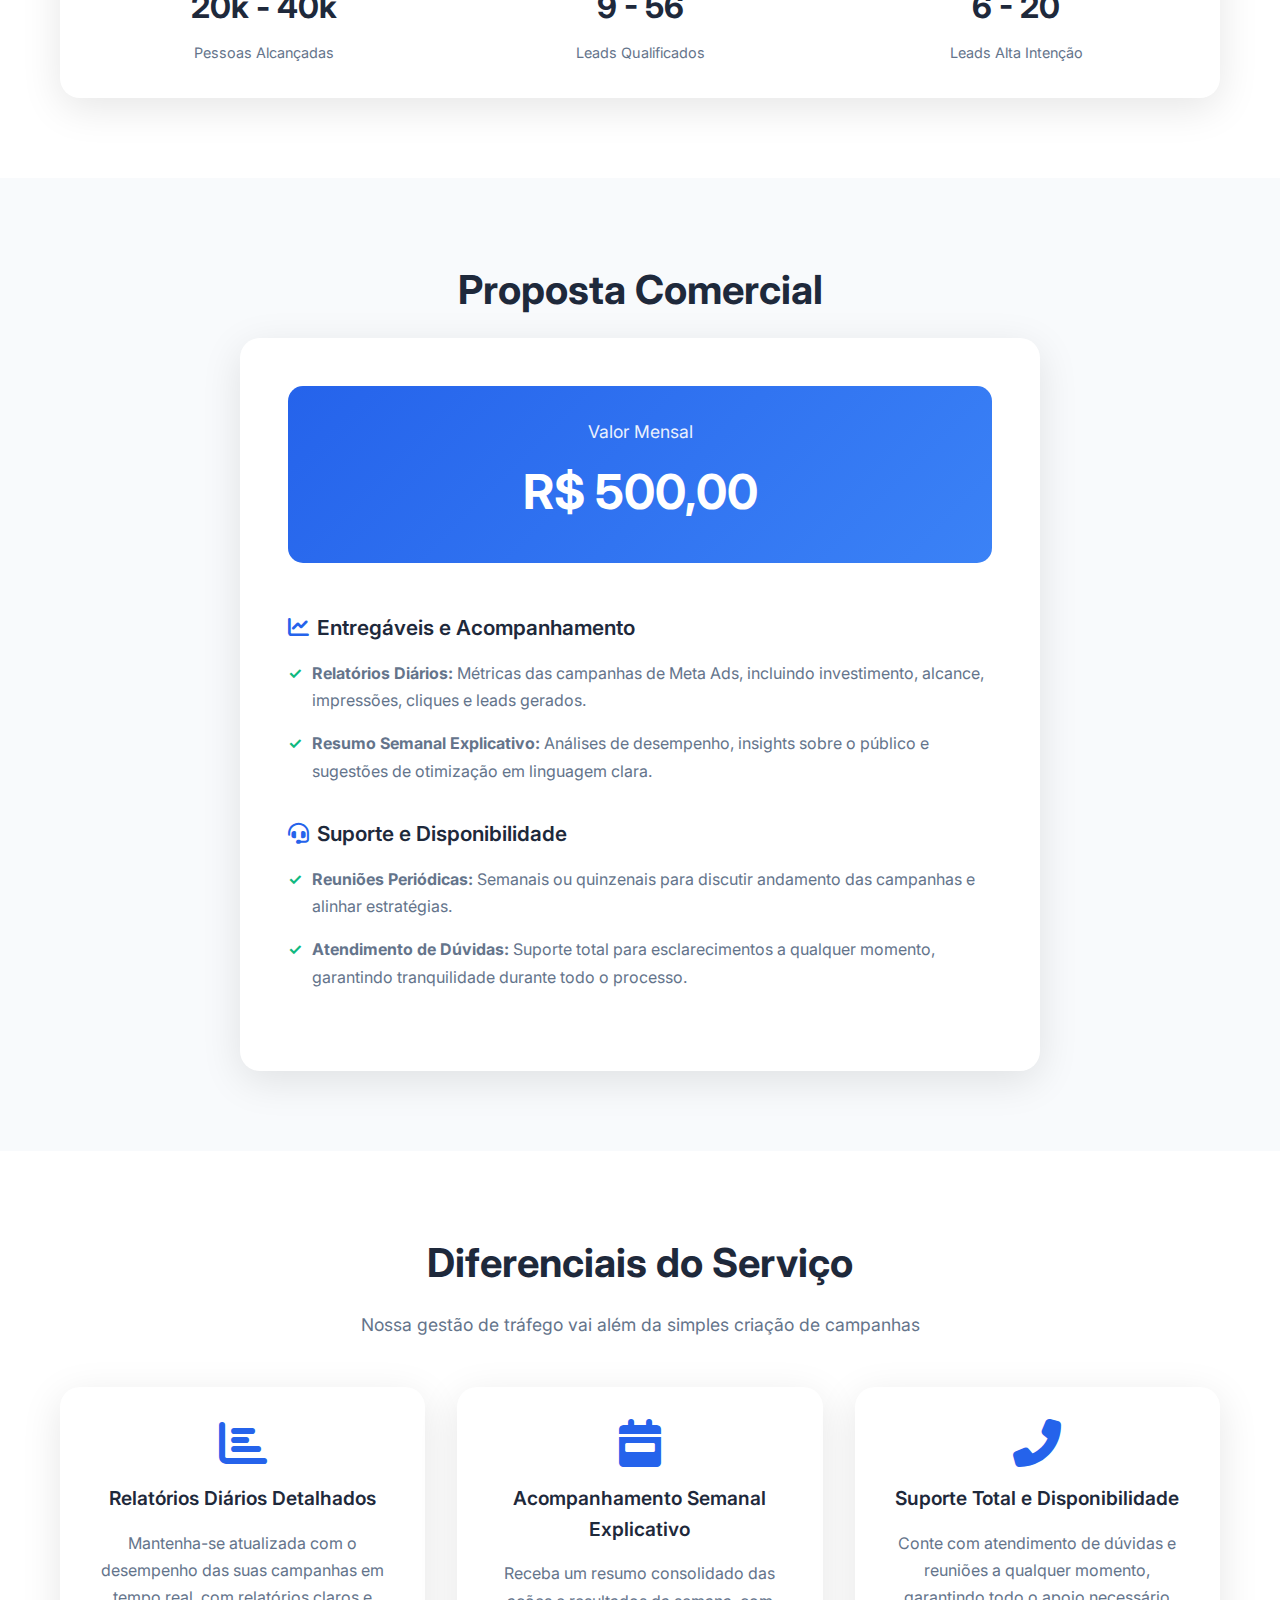
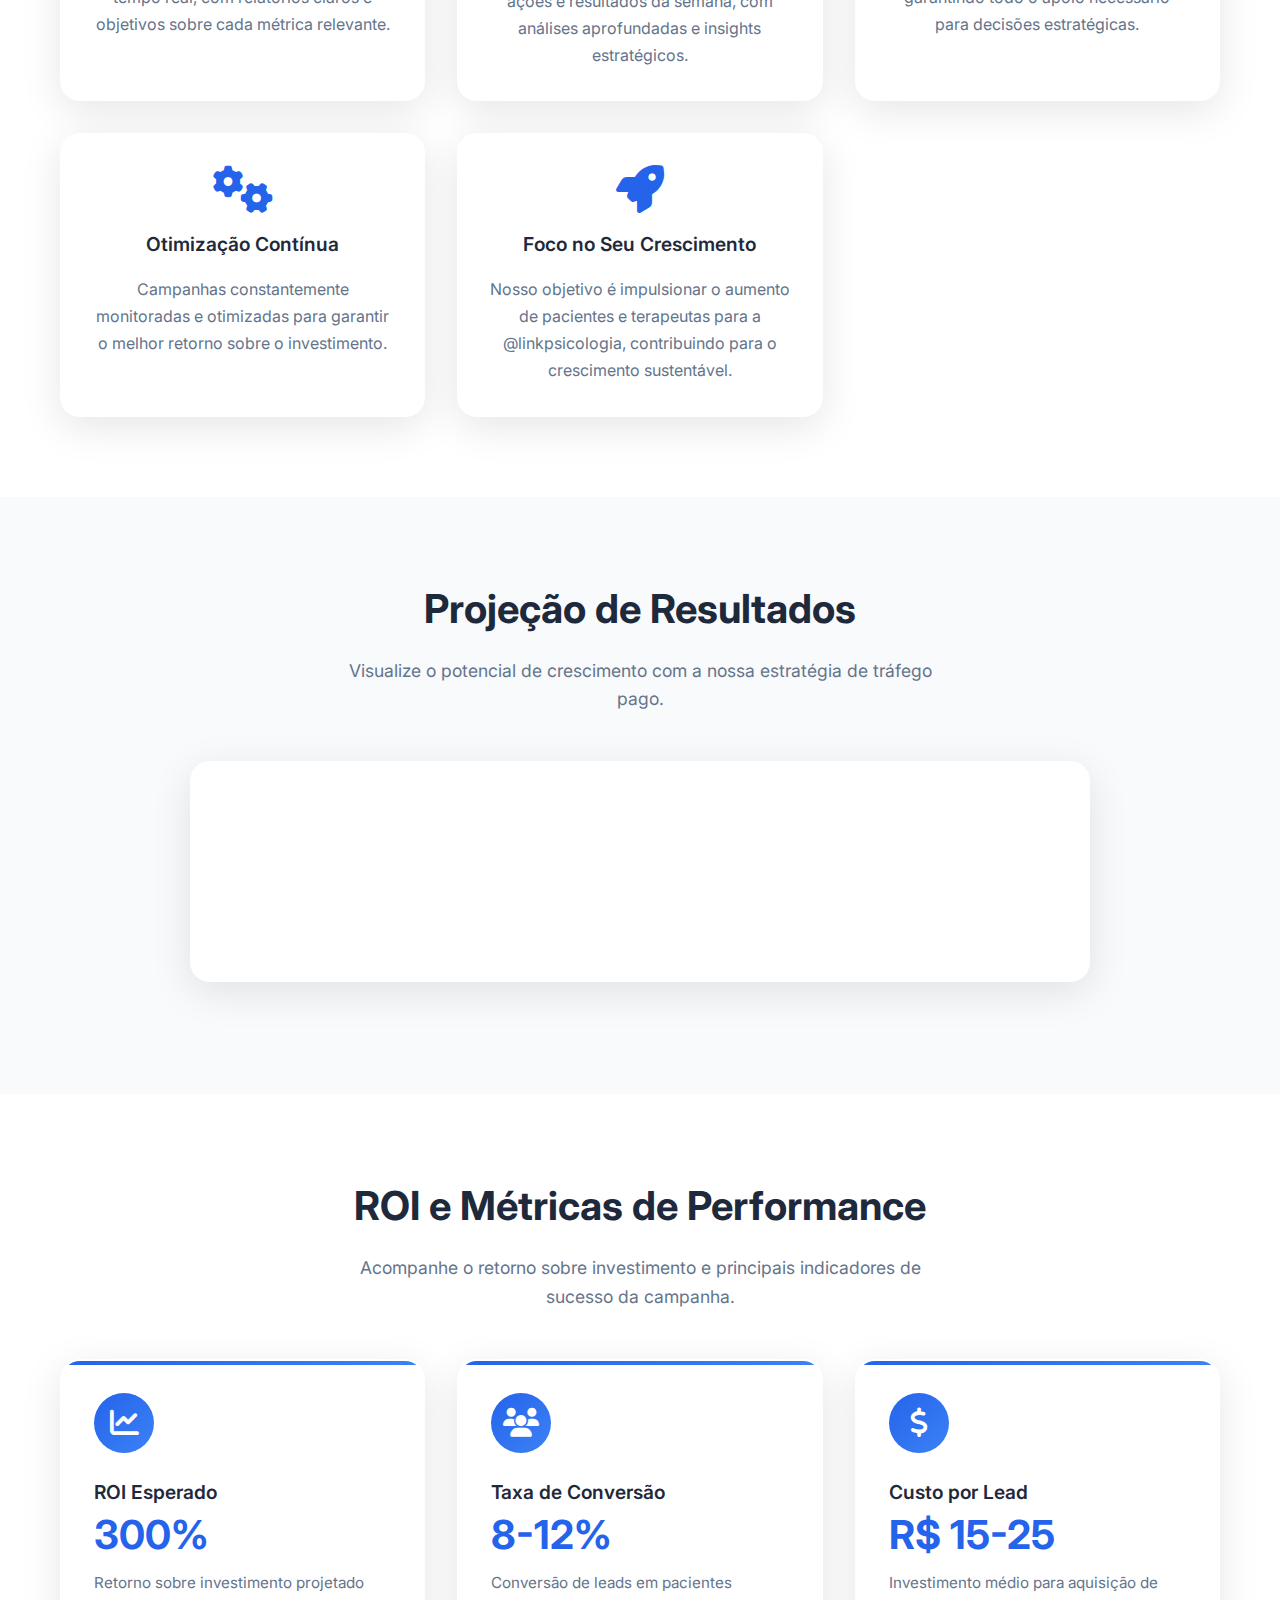
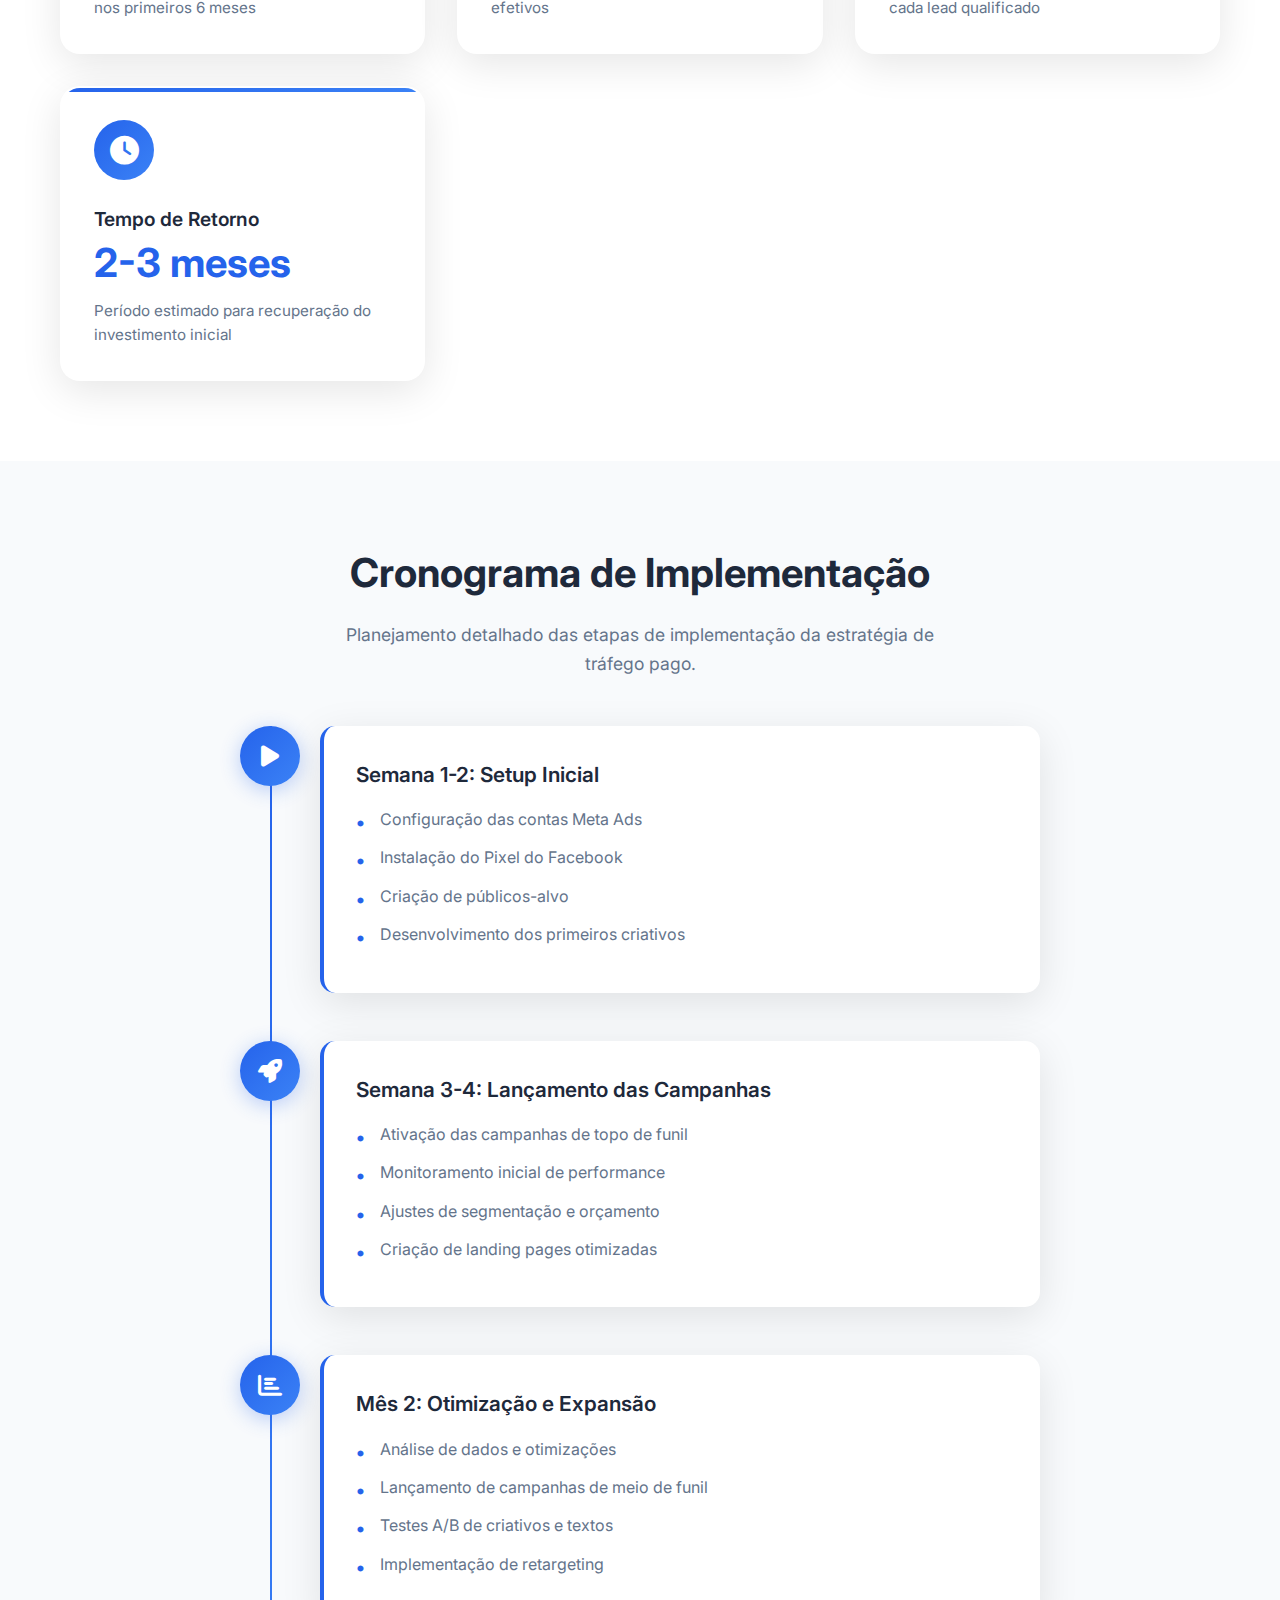
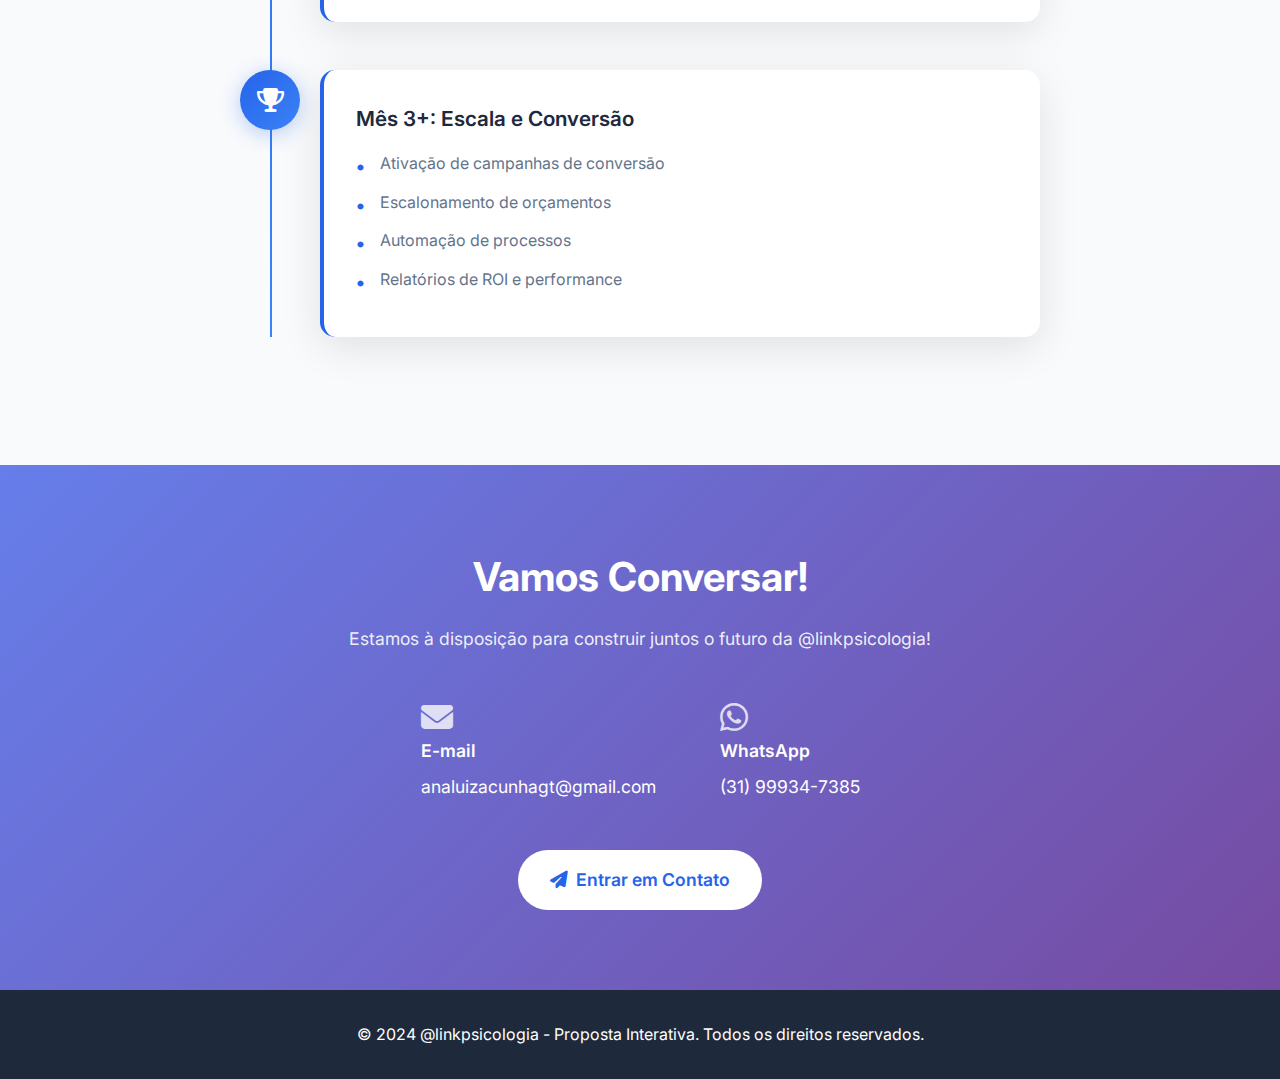
<file: site_psicologia_v6/index.html>
<!DOCTYPE html>
<html lang="pt-BR">
<head>
    <!-- ========================================
         META TAGS E CONFIGURAÇÕES BÁSICAS
         ======================================== -->
    
    <!-- Meta tags básicas para configuração da página -->
    <meta charset="UTF-8"> <!-- Define a codificação de caracteres como UTF-8 -->
    <meta name="viewport" content="width=device-width, initial-scale=1.0"> <!-- Configuração para responsividade mobile -->
    <title>@linkpsicologia - Proposta Interativa</title> <!-- Título da página exibido na aba do navegador -->
    
    <!-- ========================================
         IMPORTAÇÃO DE ESTILOS E FONTES
         ======================================== -->
    
    <!-- Importação dos estilos CSS personalizados -->
    <link rel="stylesheet" href="styles.css">
    
    <!-- Fonte Google Fonts - Inter para tipografia moderna e legível -->
    <link href="https://fonts.googleapis.com/css2?family=Inter:wght@300;400;500;600;700&display=swap" rel="stylesheet">
    
    <!-- Font Awesome para ícones - Versão 6.4.0 -->
    <link rel="stylesheet" href="https://cdnjs.cloudflare.com/ajax/libs/font-awesome/6.4.0/css/all.min.css">

    <!-- Font Awesome adicional - Versão 6.5.0 para garantir compatibilidade com ícones mais recentes -->
    <link rel="stylesheet" href="https://cdnjs.cloudflare.com/ajax/libs/font-awesome/6.5.0/css/all.min.css" integrity="sha512-yU7mHn0+9TVcRQZJK3kXmWGHYdYmQ8X6G0XxKv9kNiyuLlRbeD7TeMCKkS28EzhtUsx0fp2/c3PtK+6mJw5ewA==" crossorigin="anonymous" referrerpolicy="no-referrer"
  />

    <!-- Script JavaScript para funcionalidades interativas - Carregado no head para garantir disponibilidade -->
    <script src="script.js"></script>
</head>
<body>
    <!-- ========================================
         HEADER E NAVEGAÇÃO PRINCIPAL
         ======================================== -->
    
    <!-- Header fixo no topo da página com navegação principal -->
    <header class="header">
        <nav class="nav">
            <div class="nav-container">
                <!-- Logo/marca da @linkpsicologia - Link clicável para o topo da página -->
                <a href="#apresentacao" class="nav-logo">
                    <i class="fas fa-brain"></i> <!-- Ícone de cérebro representando psicologia -->
                    <span>@linkpsicologia</span> <!-- Nome da marca -->
                </a>
                
                <!-- Menu de navegação principal - Links para seções da página -->
                <ul class="nav-menu" id="nav-menu">
                    <li><a href="#apresentacao" class="nav-link">Apresentação</a></li>
                    <li><a href="#concorrentes" class="nav-link">Análise</a></li>
                    <li><a href="#estrategia" class="nav-link">Estratégia</a></li>
                    <li><a href="#grafico-projecao" class="nav-link">Projeções</a></li>
                    <li><a href="#roi-metricas" class="nav-link">ROI</a></li>
                    <li><a href="#cronograma" class="nav-link">Cronograma</a></li>
                    <li><a href="#proposta" class="nav-link">Proposta</a></li>
                    <li><a href="#diferenciais" class="nav-link">Diferenciais</a></li>
                    <li><a href="#contato" class="nav-link">Contato</a></li>
                </ul>
                
                <!-- Botão hambúrguer para menu mobile - Três barras horizontais -->
                <div class="nav-toggle" id="nav-toggle">
                    <span class="bar"></span>
                    <span class="bar"></span>
                    <span class="bar"></span>
                </div>
            </div>
        </nav>
    </header>

    <!-- ========================================
         SEÇÃO HERO - BANNER PRINCIPAL
         ======================================== -->
    
    <!-- Seção Hero - Banner principal com título, subtítulo e estatísticas em destaque -->
    <section id="apresentacao" class="hero">
        <div class="container">
            <div class="hero-content">
                <!-- Título principal da proposta - Destaque visual da página -->
                <h1 class="hero-title">Proposta Interativa para @linkpsicologia</h1>
                <!-- Subtítulo explicativo sobre o posicionamento da marca -->
                <p class="hero-subtitle">Uma referência em psicologia infantil e atendimento a crianças com autismo em Belo Horizonte</p>
                
                <!-- Estatísticas em destaque - Números importantes para credibilidade -->
                <div class="hero-stats">
                    <!-- Estatística 1: Anos de experiência -->
                    <div class="stat">
                        <span class="stat-number" data-target="17">17</span>
                        <span class="stat-label">Anos de Experiência</span>
                    </div>
                    <!-- Estatística 2: Orçamento para Meta Ads -->
                    <div class="stat">
                        <span class="stat-number" data-target="800" data-prefix="R$ ">R$ 800</span>
                        <span class="stat-label">Orçamento Meta Ads</span>
                    </div>
                    <!-- Estatística 3: Alcance estimado -->
                    <div class="stat">
                        <span class="stat-number" data-target="40000">40</span>
                        <span class="stat-label">Alcance Estimado</span>
                    </div>
                </div>
            </div>
        </div>
    </section>

    <!-- ========================================
         SEÇÃO DE APRESENTAÇÃO
         ======================================== -->
    
    <!-- Seção de Apresentação - Contexto e informações sobre a @linkpsicologia -->
    <section class="section">
        <div class="container">
            <div class="content-card">
                <h2 class="section-title">Apresentação da @linkpsicologia e Contexto do Mercado</h2>
                
                <!-- Grid com 3 cards informativos sobre a essência da marca -->
                <div class="content-grid">
                    <!-- Card 1: Nossa Essência - Apresentação da marca e histórico -->
                    <div class="content-item">
                        <i class="fas fa-heart icon"></i> <!-- Ícone de coração representando cuidado -->
                        <h3>Nossa Essência</h3>
                        <p>Bem-vinda à proposta interativa desenvolvida para a @linkpsicologia, uma referência em psicologia infantil e atendimento a crianças com autismo em Belo Horizonte. Com 17 anos de experiência, a psicóloga Natália e sua equipe têm construído um legado de cuidado, desenvolvimento e inclusão.</p>
                    </div>
                    
                    <!-- Card 2: Objetivo Principal - Meta de crescimento e expansão -->
                    <div class="content-item">
                        <i class="fa-solid fa-bullseye icon"></i> <!-- Ícone de alvo representando objetivo -->
                        <h3>Objetivo Principal</h3>
                        <p>O objetivo principal é aumentar o número de pacientes e terapeutas, expandindo o impacto da @linkpsicologia na comunidade. Para isso, é fundamental otimizar a presença online, qualificando leads e estabelecendo um fluxo contínuo de aquisição.</p>
                    </div>
                    
                    <!-- Card 3: Tom de Comunicação - Diretrizes para a linguagem da marca -->
                    <div class="content-item">
                        <i class="fas fa-comments icon"></i> <!-- Ícone de comentários representando comunicação -->
                        <h3>Tom de Comunicação</h3>
                        <p>Com base na sua essência, a comunicação da @linkpsicologia será sempre acolhedora e instrutiva. Buscamos transmitir movimento, crescimento e clareza sobre os serviços oferecidos.</p>
                    </div>
                </div>
            </div>
        </div>
    </section>

    <!-- ========================================
         SEÇÃO DE ANÁLISE DE CONCORRENTES
         ======================================== -->
    
    <!-- Seção de Análise de Concorrentes - Menu sanfonado (accordion) para organizar informações -->
    <section id="concorrentes" class="section bg-light">
        <div class="container">
            <h2 class="section-title">Análise de Concorrentes</h2>
            <p class="section-subtitle">Análise detalhada dos principais concorrentes da @linkpsicologia em Belo Horizonte</p>
            
            <!-- Container do accordion com 5 concorrentes principais -->
            <div class="accordion">
                <!-- Item 1: Clínica Bambolê -->
                <div class="accordion-item">
                    <div class="accordion-header" onclick="toggleAccordion(this)">
                        <h3>Clínica Bambolê</h3>
                        <i class="fas fa-chevron-down accordion-icon"></i>
                    </div>
                    <div class="accordion-content">
                        <div class="competitor-analysis">
                            <div class="analysis-section">
                                <h4><i class="fas fa-thumbs-up"></i> Pontos Fortes</h4>
                                <ul>
                                    <li>Design clean e responsivo</li>
                                    <li>Informações claras sobre serviços multidisciplinares</li>
                                    <li>Seção "Nossa História" humanizada</li>
                                    <li>Botão de WhatsApp visível</li>
                                </ul>
                            </div>
                            <div class="analysis-section">
                                <h4><i class="fas fa-thumbs-down red"></i> Pontos Fracos</h4>
                                <ul >
                                    <li class="red">Navegação em menus pode ser melhorada</li>
                                    <li class="red">Descrições de serviços repetitivas</li>
                                    <li class="red">Falta de depoimentos e CTA claro para agendamento</li>
                                </ul>
                            </div>
                            <div class="analysis-section">
                                <h4><i class="fas fa-eye"></i> Observações</h4>
                                <p>Posicionamento como centro de desenvolvimento humano com foco multidisciplinar. Tom de voz acolhedor e profissional.</p>
                            </div>
                        </div>
                    </div>
                </div>

                <!-- Item 2: Clínica Pé no Chão -->
                <div class="accordion-item">
                    <div class="accordion-header" onclick="toggleAccordion(this)">
                        <h3>Clínica Pé no Chão</h3>
                        <i class="fas fa-chevron-down accordion-icon"></i>
                    </div>
                    <div class="accordion-content">
                        <div class="competitor-analysis">
                            <div class="analysis-section">
                                <h4><i class="fas fa-thumbs-up"></i> Pontos Fortes</h4>
                                <ul>
                                    <li c>Design moderno e atraente</li>
                                    <li>Apresentação clara de serviços e equipe multidisciplinar</li>
                                    <li>Seção de depoimentos de clientes</li>
                                    <li>Informações de contato visíveis</li>
                                </ul>
                            </div>
                            <div class="analysis-section">
                                <h4><i class="fas fa-thumbs-down red "></i> Pontos Fracos</h4>
                                <ul > 
                                    <div class="red">

                                        <li class="red">Navegação pode ser mais fluida</li>
                                        <li class="red">Seções muito textuais</li>
                                        <li class="red">Falta de blog ou artigos para aprofundar engajamento</li>
                                    </div>
                                    </ul>
                            </div>
                            <div class="analysis-section">
                                <h4><i class="fas fa-eye"></i> Observações</h4>
                                <p>Foco em desenvolvimento infanto-juvenil. Tom de voz acolhedor e transparente. Design agradável, mas com densidade de texto.</p>
                            </div>
                        </div>
                    </div>
                </div>

                <!-- Item 3: Carolina Faria Psicóloga -->
                <div class="accordion-item">
                    <div class="accordion-header" onclick="toggleAccordion(this)">
                        <h3>Carolina Faria Psicóloga</h3>
                        <i class="fas fa-chevron-down accordion-icon"></i>
                    </div>
                    <div class="accordion-content">
                        <div class="competitor-analysis">
                            <div class="analysis-section">
                                <h4><i class="fas fa-thumbs-up"></i> Pontos Fortes</h4>
                                <ul>
                                    <li>Apresentação pessoal e acolhedora da psicóloga</li>
                                    <li>Foco claro na psicologia infantil e autismo (ABA e Modelo Denver)</li>
                                    <li>Informações de contato visíveis</li>
                                </ul>
                            </div>
                            <div class="analysis-section">
                                <h4><i class="fas fa-thumbs-down red"></i> Pontos Fracos</h4>
                                <ul >
                                    <li class="red">Design mais simples</li>
                                    <li class="red">Falta de depoimentos ou estudos de caso</li>
                                    <li class="red">Conteúdo denso sem muitos recursos visuais</li>
                                    <li class="red">Ausência de blog</li>
                                </ul>
                            </div>
                            <div class="analysis-section">
                                <h4><i class="fas fa-eye"></i> Observações</h4>
                                <p>Posicionamento como psicóloga clínica individual, com abordagem pessoal e foco em atendimento personalizado.</p>
                            </div>
                        </div>
                    </div>
                </div>

                <!-- Item 4: Clínica Origami -->
                <div class="accordion-item">
                    <div class="accordion-header" onclick="toggleAccordion(this)">
                        <h3>Clínica Origami</h3>
                        <i class="fas fa-chevron-down accordion-icon"></i>
                    </div>
                    <div class="accordion-content">
                        <div class="competitor-analysis">
                            <div class="analysis-section">
                                <h4><i class="fas fa-thumbs-up"></i> Pontos Fortes</h4>
                                <ul>
                                    <li>Design moderno e profissional</li>
                                    <li>Explicação clara da metodologia (ABA, Ensino Naturalístico) e serviços</li>
                                    <li>Apresentação da equipe multidisciplinar</li>
                                    <li>Seção "Nossos Diferenciais" com dados de credibilidade</li>
                                    <li>Blog com artigos</li>
                                </ul>
                            </div>
                            <div class="analysis-section">
                                <h4><i class="fas fa-thumbs-down red"></i> Pontos Fracos</h4>
                                <ul >
                                    <li class="red">Quantidade de informações pode ser densa</li>
                                    <li class="red">Falta de depoimentos em destaque na página inicial</li>
                                </ul>
                            </div>
                            <div class="analysis-section">
                                <h4><i class="fas fa-eye"></i> Observações</h4>
                                <p>Centro de desenvolvimento e comportamento infantil especializado em ABA. Tom de voz profissional, informativo e focado em evidências.</p>
                            </div>
                        </div>
                    </div>
                </div>

                <!-- Item 5: Clínica Intervir - APAE-BH -->
                <div class="accordion-item">
                    <div class="accordion-header" onclick="toggleAccordion(this)">
                        <h3>Clínica Intervir - APAE-BH</h3>
                        <i class="fas fa-chevron-down accordion-icon"></i>
                    </div>
                    <div class="accordion-content">
                        <div class="competitor-analysis">
                            <div class="analysis-section">
                                <h4><i class="fas fa-thumbs-up"></i> Pontos Fortes</h4>
                                <ul>
                                    <li>Instituição reconhecida (APAE-BH) com grande credibilidade</li>
                                    <li>Foco em habilitação e reabilitação de pessoas com deficiência/autismo</li>
                                    <li>Abordagem multidisciplinar</li>
                                    <li>Informações detalhadas sobre serviços e metodologias</li>
                                </ul>
                            </div>
                            <div class="analysis-section">
                                <h4><i class="fas fa-thumbs-down red"></i> Pontos Fracos</h4>
                                <ul >
                                    <li>Design mais institucional e menos "clean"</li>
                                    <li>Processo de atendimento mais burocrático</li>
                                    <li>Grande quantidade de texto</li>
                                    <li>Falta de CTA claro para agendamento direto</li>
                                </ul>
                            </div>
                            <div class="analysis-section">
                                <h4><i class="fas fa-eye"></i> Observações</h4>
                                <p>Instituição de referência em reabilitação. Tom de voz institucional, informativo e técnico. Site rico em informações.</p>
                            </div>
                        </div>
                    </div>
                </div>
            </div>
        </div>
    </section>

    <!-- Estratégia Meta Ads -->
    <section id="estrategia" class="section">
        <div class="container">
            <h2 class="section-title">Estratégia Meta Ads + Funil de Vendas</h2>
            <p class="section-subtitle">Estratégia focada em resultados com orçamento mensal de R$ 800,00</p>
            
            <div class="funnel-container">
                <div class="funnel-stage">
                    <div class="stage-header">
                            <span class="budget">40% - R$ 320,00</span>
                            <i class="fas fa-lightbulb"></i>
                            <h3>Topo de Funil (Consciência)</h3>
                    </div>
                    <div class="stage-content">
                        <p><strong>Objetivo:</strong> Aumentar o reconhecimento da marca @linkpsicologia e atrair um público amplo interessado em autismo e desenvolvimento infantil.</p>
                        <div class="stage-details">
                            <h4>Segmentação:</h4>
                            <p>Pais, mães, cuidadores, educadores e profissionais da saúde interessados em autismo, desenvolvimento infantil, psicologia infantil em Belo Horizonte.</p>
                            <h4>Formatos:</h4>
                            <p>Vídeos educativos, infográficos com dicas, carrosséis inspiradores, Stories/Reels dinâmicos.</p>
                        </div>
                    </div>
                </div>

                <div class="funnel-stage">
                    <div class="stage-header">
                            <span class="budget">35% - R$ 280,00</span>
                            <i class="fas fa-users"></i>
                            <h3>Meio de Funil (Consideração)</h3>
                    </div>
                    <div class="stage-content">
                        <p><strong>Objetivo:</strong> Engajar o público que já demonstrou interesse, incentivando-os a buscar mais informações e considerar os serviços oferecidos.</p>
                        <div class="stage-details">
                            <h4>Segmentação:</h4>
                            <p>Pessoas que interagiram com anúncios de topo de funil, visitaram o site, retargeting.</p>
                            <h4>Formatos:</h4>
                            <p>Vídeos explicativos sobre metodologias, e-books, guias, checklists para captura de leads.</p>
                        </div>
                    </div>
                </div>

                <div class="funnel-stage">
                    <div class="stage-header">
                            <span class="budget">25% - R$ 200,00</span>
                            <i class="fas fa-dollar-sign"></i>
                            <h3>Fundo de Funil (Conversão)</h3>
                    </div>
                    <div class="stage-content">
                        <p><strong>Objetivo:</strong> Converter leads qualificados em pacientes e terapeutas. Chamada para ação direta para agendamento.</p>
                        <div class="stage-details">
                            <h4>Segmentação:</h4>
                            <p>Leads capturados, visitantes de páginas de serviço/contato, públicos semelhantes.</p>
                            <h4>Formatos:</h4>
                            <p>CTA direto para agendamento, formulários instantâneos, anúncios de mensagem via WhatsApp.</p>
                        </div>
                    </div>
                </div>
            </div>

            <div class="projections">
                <h3>Projeções Mensais</h3>
                <div class="projection-grid">
                    <div class="projection-item">
                        <i class="fas fa-eye"></i>
                        <span class="projection-number">20k - 40k</span>
                        <span class="projection-label">Pessoas Alcançadas</span>
                    </div>
                    <div class="projection-item">
                        <i class="fas fa-user-plus"></i>
                        <span class="projection-number">9 - 56</span>
                        <span class="projection-label">Leads Qualificados</span>
                    </div>
                    <div class="projection-item">
                        <i class="fas fa-star"></i>
                        <span class="projection-number">6 - 20</span>
                        <span class="projection-label">Leads Alta Intenção</span>
                    </div>
                </div>
            </div>
        </div>
    </section>

    <!-- Proposta Comercial -->
    <section id="proposta" class="section bg-light">
        <div class="container">
            <h2 class="section-title">Proposta Comercial</h2>
            <div class="proposal-card">
                <div class="price-section">
                    <span class="price-label">Valor Mensal</span>
                    <span class="price">R$ 500,00</span>
                </div>
                
                <div class="proposal-content">
                    <div class="proposal-section">
                        <h3><i class="fas fa-chart-line"></i> Entregáveis e Acompanhamento</h3>
                        <ul>
                            <li><strong>Relatórios Diários:</strong> Métricas das campanhas de Meta Ads, incluindo investimento, alcance, impressões, cliques e leads gerados.</li>
                            <li><strong>Resumo Semanal Explicativo:</strong> Análises de desempenho, insights sobre o público e sugestões de otimização em linguagem clara.</li>
                        </ul>
                    </div>
                    
                    <div class="proposal-section">
                        <h3><i class="fas fa-headset"></i> Suporte e Disponibilidade</h3>
                        <ul>
                            <li><strong>Reuniões Periódicas:</strong> Semanais ou quinzenais para discutir andamento das campanhas e alinhar estratégias.</li>
                            <li><strong>Atendimento de Dúvidas:</strong> Suporte total para esclarecimentos a qualquer momento, garantindo tranquilidade durante todo o processo.</li>
                        </ul>
                    </div>
                </div>
            </div>
        </div>
    </section>

    <!-- Diferenciais -->
    <section id="diferenciais" class="section">
        <div class="container">
            <h2 class="section-title">Diferenciais do Serviço</h2>
            <p class="section-subtitle">Nossa gestão de tráfego vai além da simples criação de campanhas</p>
            
            <div class="differentials-grid">
                <div class="differential-item">
                    <i class="fas fa-chart-bar"></i>
                    <h3>Relatórios Diários Detalhados</h3>
                    <p>Mantenha-se atualizada com o desempenho das suas campanhas em tempo real, com relatórios claros e objetivos sobre cada métrica relevante.</p>
                </div>
                
                <div class="differential-item">
                    <i class="fas fa-calendar-week"></i>
                    <h3>Acompanhamento Semanal Explicativo</h3>
                    <p>Receba um resumo consolidado das ações e resultados da semana, com análises aprofundadas e insights estratégicos.</p>
                </div>
                
                <div class="differential-item">
                    <i class="fas fa-phone-alt"></i>
                    <h3>Suporte Total e Disponibilidade</h3>
                    <p>Conte com atendimento de dúvidas e reuniões a qualquer momento, garantindo todo o apoio necessário para decisões estratégicas.</p>
                </div>
                
                <div class="differential-item">
                    <i class="fas fa-cogs"></i>
                    <h3>Otimização Contínua</h3>
                    <p>Campanhas constantemente monitoradas e otimizadas para garantir o melhor retorno sobre o investimento.</p>
                </div>
                
                <div class="differential-item">
                    <i class="fas fa-rocket"></i>
                    <h3>Foco no Seu Crescimento</h3>
                    <p>Nosso objetivo é impulsionar o aumento de pacientes e terapeutas para a @linkpsicologia, contribuindo para o crescimento sustentável.</p>
                </div>
            </div>
        </div>
    </section>

    <!-- ========================================
         SEÇÃO DE GRÁFICO DE PROJEÇÃO
         ======================================== -->
    
    <section id="grafico-projecao" class="section bg-light">
        <div class="container">
            <h2 class="section-title">Projeção de Resultados</h2>
            <p class="section-subtitle">Visualize o potencial de crescimento com a nossa estratégia de tráfego pago.</p>
            <div class="chart-container">
                <canvas id="projectionChart"></canvas>
            </div>
        </div>
    </section>



    <!-- ========================================
         SEÇÃO DE ROI E MÉTRICAS DE PERFORMANCE
         ======================================== -->
    
    <section id="roi-metricas" class="section">
        <div class="container">
            <h2 class="section-title">ROI e Métricas de Performance</h2>
            <p class="section-subtitle">Acompanhe o retorno sobre investimento e principais indicadores de sucesso da campanha.</p>
            
            <div class="metrics-grid">
                <div class="metric-card">
                    <div class="metric-icon">
                        <i class="fas fa-chart-line"></i>
                    </div>
                    <div class="metric-content">
                        <h3>ROI Esperado</h3>
                        <div class="metric-value">300%</div>
                        <p>Retorno sobre investimento projetado nos primeiros 6 meses</p>
                    </div>
                </div>
                
                <div class="metric-card">
                    <div class="metric-icon">
                        <i class="fas fa-users"></i>
                    </div>
                    <div class="metric-content">
                        <h3>Taxa de Conversão</h3>
                        <div class="metric-value">8-12%</div>
                        <p>Conversão de leads em pacientes efetivos</p>
                    </div>
                </div>
                
                <div class="metric-card">
                    <div class="metric-icon">
                        <i class="fas fa-dollar-sign"></i>
                    </div>
                    <div class="metric-content">
                        <h3>Custo por Lead</h3>
                        <div class="metric-value">R$ 15-25</div>
                        <p>Investimento médio para aquisição de cada lead qualificado</p>
                    </div>
                </div>
                
                <div class="metric-card">
                    <div class="metric-icon">
                        <i class="fas fa-clock"></i>
                    </div>
                    <div class="metric-content">
                        <h3>Tempo de Retorno</h3>
                        <div class="metric-value">2-3 meses</div>
                        <p>Período estimado para recuperação do investimento inicial</p>
                    </div>
                </div>
            </div>
        </div>
    </section>


    <!-- ========================================
         SEÇÃO DE CRONOGRAMA DE IMPLEMENTAÇÃO
         ======================================== -->
    
    <section id="cronograma" class="section bg-light">
        <div class="container">
            <h2 class="section-title">Cronograma de Implementação</h2>
            <p class="section-subtitle">Planejamento detalhado das etapas de implementação da estratégia de tráfego pago.</p>
            
            <div class="timeline">
                <div class="timeline-item">
                    <div class="timeline-marker">
                        <i class="fas fa-play"></i>
                    </div>
                    <div class="timeline-content">
                        <h3>Semana 1-2: Setup Inicial</h3>
                        <ul>
                            <li>Configuração das contas Meta Ads</li>
                            <li>Instalação do Pixel do Facebook</li>
                            <li>Criação de públicos-alvo</li>
                            <li>Desenvolvimento dos primeiros criativos</li>
                        </ul>
                    </div>
                </div>
                
                <div class="timeline-item">
                    <div class="timeline-marker">
                        <i class="fas fa-rocket"></i>
                    </div>
                    <div class="timeline-content">
                        <h3>Semana 3-4: Lançamento das Campanhas</h3>
                        <ul>
                            <li>Ativação das campanhas de topo de funil</li>
                            <li>Monitoramento inicial de performance</li>
                            <li>Ajustes de segmentação e orçamento</li>
                            <li>Criação de landing pages otimizadas</li>
                        </ul>
                    </div>
                </div>
                
                <div class="timeline-item">
                    <div class="timeline-marker">
                        <i class="fas fa-chart-bar"></i>
                    </div>
                    <div class="timeline-content">
                        <h3>Mês 2: Otimização e Expansão</h3>
                        <ul>
                            <li>Análise de dados e otimizações</li>
                            <li>Lançamento de campanhas de meio de funil</li>
                            <li>Testes A/B de criativos e textos</li>
                            <li>Implementação de retargeting</li>
                        </ul>
                    </div>
                </div>
                
                <div class="timeline-item">
                    <div class="timeline-marker">
                        <i class="fas fa-trophy"></i>
                    </div>
                    <div class="timeline-content">
                        <h3>Mês 3+: Escala e Conversão</h3>
                        <ul>
                            <li>Ativação de campanhas de conversão</li>
                            <li>Escalonamento de orçamentos</li>
                            <li>Automação de processos</li>
                            <li>Relatórios de ROI e performance</li>
                        </ul>
                    </div>
                </div>
            </div>
        </div>
    </section>

    <!-- ========================================
         SEÇÃO DE CONTATO
         ======================================== -->
    
    <!-- Seção de Contato - Informações para comunicação e call-to-action -->
    <section id="contato" class="section bg-gradient">
        <div class="container">
            <h2 class="section-title white">Vamos Conversar!</h2>
            <p class="section-subtitle white">Estamos à disposição para construir juntos o futuro da @linkpsicologia!</p>
            
            <!-- Informações de contato - E-mail e WhatsApp com links clicáveis -->
            <div class="contact-info">
                <!-- Item de contato E-mail - Ícone e link clicável -->
                <div class="contact-item">
                    <a href="mailto:analuizacunhagt@gmail.com" title="Enviar e-mail">
                        <i class="fas fa-envelope"></i> <!-- Ícone de envelope para e-mail -->
                    </a>
                    <div>
                        <h3>E-mail</h3>
                        <a href="mailto:analuizacunhagt@gmail.com">analuizacunhagt@gmail.com</a>
                    </div>
                </div>
                
                <!-- Item de contato WhatsApp - Ícone e link clicável -->
                <div class="contact-item">
                    <a href="https://wa.me/5531999347385?text=Olá! Gostaria de saber mais sobre a proposta da @linkpsicologia" 
                       target="_blank" 
                       title="Falar no WhatsApp">
                        <i class="fab fa-whatsapp"></i> <!-- Ícone do WhatsApp -->
                    </a>
                    <div>
                        <h3>WhatsApp</h3>
                        <a href="https://wa.me/5531999347385?text=Olá! Gostaria de saber mais sobre a proposta da @linkpsicologia" 
                           target="_blank" 
                           title="Falar no WhatsApp">(31) 99934-7385</a>
                    </div>
                </div>
            </div>
            
            <!-- Seção de call-to-action - Botão principal para contato -->
            <div class="cta-section">
                <a href="https://wa.me/5531999347385?text=Olá! Gostaria de saber mais sobre a proposta da @linkpsicologia" 
                   target="_blank" 
                   title="Falar no WhatsApp" class="cta-button">
                    <i class="fas fa-paper-plane"></i> <!-- Ícone de avião de papel -->
                    Entrar em Contato
                </a>
            </div>
        </div>
    </section>

    <!-- ========================================
         FOOTER
         ======================================== -->
    
    <!-- Footer - Rodapé com informações de copyright -->
    <footer class="footer">
        <div class="container">
            <p>&copy; 2024 @linkpsicologia - Proposta Interativa. Todos os direitos reservados.</p>
        </div>
    </footer>

    <!-- ========================================
         BOTÃO FLUTUANTE DO WHATSAPP
         ======================================== -->
    
    <!-- Botão flutuante do WhatsApp - Fixo no canto inferior direito para acesso rápido -->
    <a href="https://wa.me/5531999347385?text=Olá! Gostaria de saber mais sobre a proposta da @linkpsicologia" 
       class="whatsapp-float" 
       target="_blank" 
       title="Falar no WhatsApp">
        <i class="fab fa-whatsapp"></i> <!-- Ícone do WhatsApp -->
    </a>

</body>
</html>
</file>
<file: site_psicologia_v3/styles.css>
/* ========================================
   RESET E CONFIGURAÇÕES BÁSICAS
   ======================================== */

/* Reset básico para remover margens e paddings padrão */
* {
    margin: 0;
    padding: 0;
    box-sizing: border-box;
}

/* Configuração do scroll suave para toda a página */
html {
    scroll-behavior: smooth;
}

/* Configurações básicas do body */
body {
    font-family: 'Inter', sans-serif;
    line-height: 1.6;
    color: #333;
    overflow-x: hidden; /* Evita scroll horizontal */
}

/* Container padrão para centralizar conteúdo */
.container {
    max-width: 1200px;
    margin: 0 auto;
    padding: 0 20px;
}

/* ========================================
   HEADER E NAVEGAÇÃO
   ======================================== */

/* Header fixo no topo da página */
.header {
    position: fixed;
    top: 0;
    width: 100%;
    background: rgba(255, 255, 255, 0.95);
    backdrop-filter: blur(10px); /* Efeito de desfoque no fundo */
    z-index: 1000;
    box-shadow: 0 2px 20px rgba(0, 0, 0, 0.1);
}

/* Container da navegação */
.nav-container {
    display: flex;
    justify-content: space-between;
    align-items: center;
    padding: 1rem 2rem;
}

/* Logo da @linkpsicologia */
.nav-logo {
    display: flex;
    align-items: center;
    font-size: 1.5rem;
    font-weight: 700;
    color: #2563eb;
}

.nav-logo i {
    margin-right: 0.5rem;
    font-size: 1.8rem;
}

/* Menu de navegação principal */
.nav-menu {
    display: flex;
    list-style: none;
    gap: 2rem;
}

/* Links de navegação */
.nav-link {
    text-decoration: none;
    color: #333;
    font-weight: 500;
    transition: color 0.3s ease;
    position: relative;
}

.nav-link:hover {
    color: #2563eb;
}

/* Efeito de linha animada nos links */
.nav-link::after {
    content: '';
    position: absolute;
    width: 0;
    height: 2px;
    bottom: -5px;
    left: 0;
    background: #2563eb;
    transition: width 0.3s ease;
}

.nav-link:hover::after {
    width: 100%;
}

/* Botão hambúrguer para menu mobile */
.nav-toggle {
    display: none;
    flex-direction: column;
    cursor: pointer;
}

.bar {
    width: 25px;
    height: 3px;
    background: #333;
    margin: 3px 0;
    transition: 0.3s;
}

/* ========================================
   SEÇÃO HERO (BANNER PRINCIPAL)
   ======================================== */

.hero {
    background: linear-gradient(135deg, #667eea 0%, #764ba2 100%);
    color: white;
    padding: 120px 0 80px;
    text-align: center;
}

.hero-title {
    font-size: 3.5rem;
    font-weight: 700;
    margin-bottom: 1rem;
    animation: fadeInUp 1s ease;
}

.hero-subtitle {
    font-size: 1.3rem;
    margin-bottom: 3rem;
    opacity: 0.9;
    animation: fadeInUp 1s ease 0.2s both;
}

/* Estatísticas em destaque */
.hero-stats {
    display: flex;
    justify-content: center;
    gap: 4rem;
    animation: fadeInUp 1s ease 0.4s both;
}

.stat {
    text-align: center;
}

.stat-number {
    display: block;
    font-size: 2.5rem;
    font-weight: 700;
    margin-bottom: 0.5rem;
}

.stat-label {
    font-size: 0.9rem;
    opacity: 0.8;
}

/* ========================================
   SEÇÕES GERAIS
   ======================================== */

.section {
    padding: 80px 0;
}

/* Fundo claro para seções alternadas */
.bg-light {
    background: #f8fafc;
}

/* Fundo com gradiente */
.bg-gradient {
    background: linear-gradient(135deg, #667eea 0%, #764ba2 100%);
    color: white;
}

/* Títulos das seções */
.section-title {
    font-size: 2.5rem;
    font-weight: 700;
    text-align: center;
    margin-bottom: 1rem;
    color: #1e293b;
}

.section-title.white {
    color: white;
}

/* Subtítulos das seções */
.section-subtitle {
    font-size: 1.1rem;
    text-align: center;
    margin-bottom: 3rem;
    color: #64748b;
    max-width: 600px;
    margin-left: auto;
    margin-right: auto;
}

.section-subtitle.white {
    color: rgba(255, 255, 255, 0.9);
}

/* ========================================
   CARDS DE CONTEÚDO
   ======================================== */

.content-card {
    background: white;
    border-radius: 20px;
    padding: 3rem;
    box-shadow: 0 10px 40px rgba(0, 0, 0, 0.1);
    margin-bottom: 2rem;
}

/* Grid para organizar cards em colunas */
.content-grid {
    display: grid;
    grid-template-columns: repeat(auto-fit, minmax(300px, 1fr));
    gap: 2rem;
    margin-top: 2rem;
}

/* Itens individuais dos cards */
.content-item {
    text-align: center;
    padding: 2rem;
}

.content-item .icon {
    font-size: 3rem;
    color: #2563eb;
    margin-bottom: 1rem;
}

.content-item h3 {
    font-size: 1.3rem;
    font-weight: 600;
    margin-bottom: 1rem;
    color: #1e293b;
}

.content-item p {
    color: #64748b;
    line-height: 1.7;
}

/* ========================================
   ACCORDION (MENU SANFONADO)
   ======================================== */

.accordion {
    max-width: 800px;
    margin: 0 auto;
}

/* Item individual do accordion */
.accordion-item {
    background: white;
    border-radius: 15px;
    margin-bottom: 1rem;
    box-shadow: 0 5px 20px rgba(0, 0, 0, 0.1);
    overflow: hidden;
    transition: transform 0.3s ease;
}

.accordion-item:hover {
    transform: translateY(-2px);
}

/* Cabeçalho clicável do accordion */
.accordion-header {
    padding: 1.5rem 2rem;
    background: linear-gradient(135deg, #2563eb, #3b82f6);
    color: white;
    cursor: pointer;
    display: flex;
    justify-content: space-between;
    align-items: center;
    transition: background 0.3s ease;
}

.accordion-header:hover {
    background: linear-gradient(135deg, #1d4ed8, #2563eb);
}

.accordion-header h3 {
    font-size: 1.2rem;
    font-weight: 600;
}

/* Ícone de seta do accordion */
.accordion-icon {
    transition: transform 0.3s ease;
}

.accordion-item.active .accordion-icon {
    transform: rotate(180deg);
}

/* Conteúdo expansível do accordion */
.accordion-content {
    max-height: 0;
    overflow: hidden;
    transition: max-height 0.3s ease;
}

.accordion-item.active .accordion-content {
    max-height: 1000px;
}

/* Análise dos concorrentes */
.competitor-analysis {
    padding: 2rem;
}

.analysis-section {
    margin-bottom: 1.5rem;
}

.analysis-section h4 {
    display: flex;
    align-items: center;
    gap: 0.5rem;
    font-size: 1.1rem;
    font-weight: 600;
    margin-bottom: 0.5rem;
    color: #1e293b;
}

.analysis-section h4 i {
    color: #2563eb;
}

.analysis-section p {
    color: #64748b;
    line-height: 1.7;
}

/* ========================================
   FUNIL DE VENDAS
   ======================================== */

.funnel-container {
    display: grid;
    grid-template-columns: repeat(3, 1fr); /* 3 colunas lado a lado */
    gap: 2rem;
    margin-bottom: 3rem;
}

/* Estágios do funil */
.funnel-stage {
    background: white;
    border-radius: 20px;
    padding: 2rem;
    box-shadow: 0 10px 40px rgba(0, 0, 0, 0.1);
    transition: transform 0.3s ease;
}

.funnel-stage:hover {
    transform: translateY(-5px);
}

/* Cabeçalho dos estágios */
.stage-header {
    display: flex;
    align-items: center;
    gap: 1rem;
    margin-bottom: 1rem;
}

.stage-header i {
    font-size: 2rem;
    color: #2563eb;
}

.stage-header h3 {
    flex: 1;
    font-size: 1.3rem;
    font-weight: 600;
    color: #1e293b;
}

/* Badge do orçamento */
.budget {
    background: #2563eb;
    color: white;
    padding: 0.5rem 1rem;
    border-radius: 20px;
    font-weight: 600;
    font-size: 0.9rem;
}

.stage-content p {
    margin-bottom: 1rem;
    color: #64748b;
    line-height: 1.7;
}

.stage-details h4 {
    font-weight: 600;
    color: #1e293b;
    margin: 1rem 0 0.5rem;
}

/* ========================================
   PROJEÇÕES
   ======================================== */

.projections {
    background: white;
    border-radius: 20px;
    padding: 2rem;
    box-shadow: 0 10px 40px rgba(0, 0, 0, 0.1);
    text-align: center;
}

.projections h3 {
    font-size: 1.5rem;
    font-weight: 600;
    margin-bottom: 2rem;
    color: #1e293b;
}

.projection-grid {
    display: grid;
    grid-template-columns: repeat(auto-fit, minmax(200px, 1fr));
    gap: 2rem;
}

.projection-item {
    text-align: center;
}

.projection-item i {
    font-size: 2.5rem;
    color: #2563eb;
    margin-bottom: 1rem;
}

.projection-number {
    display: block;
    font-size: 2rem;
    font-weight: 700;
    color: #1e293b;
    margin-bottom: 0.5rem;
}

.projection-label {
    color: #64748b;
    font-size: 0.9rem;
}

/* ========================================
   PROPOSTA COMERCIAL
   ======================================== */

.proposal-card {
    background: white;
    border-radius: 20px;
    padding: 3rem;
    box-shadow: 0 10px 40px rgba(0, 0, 0, 0.1);
    max-width: 800px;
    margin: 0 auto;
}

/* Seção do preço */
.price-section {
    text-align: center;
    margin-bottom: 3rem;
    padding: 2rem;
    background: linear-gradient(135deg, #2563eb, #3b82f6);
    border-radius: 15px;
    color: white;
}

.price-label {
    display: block;
    font-size: 1.1rem;
    margin-bottom: 0.5rem;
    opacity: 0.9;
}

.price {
    font-size: 3rem;
    font-weight: 700;
}

/* Seções da proposta */
.proposal-section {
    margin-bottom: 2rem;
}

.proposal-section h3 {
    display: flex;
    align-items: center;
    gap: 0.5rem;
    font-size: 1.3rem;
    font-weight: 600;
    margin-bottom: 1rem;
    color: #1e293b;
}

.proposal-section h3 i {
    color: #2563eb;
}

/* Listas da proposta */
.proposal-section ul {
    list-style: none;
    padding-left: 0;
}

.proposal-section li {
    margin-bottom: 1rem;
    padding-left: 1.5rem;
    position: relative;
    color: #64748b;
    line-height: 1.7;
}

/* Ícone de check nas listas */
.proposal-section li::before {
    content: '✓';
    position: absolute;
    left: 0;
    color: #10b981;
    font-weight: bold;
}

/* ========================================
   DIFERENCIAIS
   ======================================== */

.differentials-grid {
    display: grid;
    grid-template-columns: repeat(auto-fit, minmax(300px, 1fr));
    gap: 2rem;
}

.differential-item {
    background: white;
    border-radius: 20px;
    padding: 2rem;
    text-align: center;
    box-shadow: 0 10px 40px rgba(0, 0, 0, 0.1);
    transition: transform 0.3s ease;
}

.differential-item:hover {
    transform: translateY(-5px);
}

.differential-item i {
    font-size: 3rem;
    color: #2563eb;
    margin-bottom: 1rem;
}

.differential-item h3 {
    font-size: 1.2rem;
    font-weight: 600;
    margin-bottom: 1rem;
    color: #1e293b;
}

.differential-item p {
    color: #64748b;
    line-height: 1.7;
}

/* ========================================
   SEÇÃO DE CONTATO
   ======================================== */

.contact-info {
    display: flex;
    justify-content: center;
    gap: 4rem;
    margin-bottom: 3rem;
}

.contact-item {
    display: flex;
    align-items: center;
    gap: 1rem;
    color: white;
}

.contact-item i {
    font-size: 2rem;
    color: rgba(255, 255, 255, 0.8);
}

.contact-item h3 {
    font-size: 1.1rem;
    font-weight: 600;
    margin-bottom: 0.5rem;
}

.contact-item a {
    color: white;
    text-decoration: none;
    font-size: 1.1rem;
    transition: opacity 0.3s ease;
}

.contact-item a:hover {
    opacity: 0.8;
}

/* Botão de call-to-action */
.cta-section {
    text-align: center;
}

.cta-button {
    display: inline-flex;
    align-items: center;
    gap: 0.5rem;
    background: white;
    color: #2563eb;
    padding: 1rem 2rem;
    border-radius: 50px;
    text-decoration: none;
    font-weight: 600;
    font-size: 1.1rem;
    transition: transform 0.3s ease, box-shadow 0.3s ease;
}

.cta-button:hover {
    transform: translateY(-2px);
    box-shadow: 0 10px 30px rgba(0, 0, 0, 0.2);
}

/* ========================================
   BOTÃO FLUTUANTE DO WHATSAPP
   ======================================== */

.whatsapp-float {
    position: fixed;
    bottom: 20px;
    right: 20px;
    width: 60px;
    height: 60px;
    background: #25d366; /* Cor oficial do WhatsApp */
    border-radius: 50%;
    display: flex;
    align-items: center;
    justify-content: center;
    text-decoration: none;
    box-shadow: 0 4px 20px rgba(37, 211, 102, 0.4);
    z-index: 1000;
    transition: all 0.3s ease;
}

.whatsapp-float:hover {
    transform: scale(1.1);
    box-shadow: 0 6px 25px rgba(37, 211, 102, 0.6);
}

.whatsapp-float i {
    font-size: 1.8rem;
    color: white;
}

/* Animação de pulso para chamar atenção */
.whatsapp-float::before {
    content: '';
    position: absolute;
    top: 0;
    left: 0;
    right: 0;
    bottom: 0;
    border-radius: 50%;
    background: #25d366;
    animation: pulse 2s infinite;
    z-index: -1;
}

@keyframes pulse {
    0% {
        transform: scale(1);
        opacity: 1;
    }
    70% {
        transform: scale(1.4);
        opacity: 0;
    }
    100% {
        transform: scale(1.4);
        opacity: 0;
    }
}

/* ========================================
   FOOTER
   ======================================== */

.footer {
    background: #1e293b;
    color: white;
    text-align: center;
    padding: 2rem 0;
}

/* ========================================
   ANIMAÇÕES
   ======================================== */

@keyframes fadeInUp {
    from {
        opacity: 0;
        transform: translateY(30px);
    }
    to {
        opacity: 1;
        transform: translateY(0);
    }
}

.fade-in {
    animation: fadeInUp 0.6s ease;
}

/* ========================================
   RESPONSIVIDADE - MOBILE
   ======================================== */

@media (max-width: 768px) {
    /* Menu mobile */
    .nav-menu {
        position: fixed;
        left: -100%;
        top: 70px;
        flex-direction: column;
        background: white;
        width: 100%;
        text-align: center;
        transition: 0.3s;
        box-shadow: 0 10px 27px rgba(0, 0, 0, 0.05);
        padding: 2rem 0;
    }

    .nav-menu.active {
        left: 0;
    }

    .nav-toggle {
        display: flex;
    }

    /* Animação do botão hambúrguer */
    .nav-toggle.active .bar:nth-child(2) {
        opacity: 0;
    }

    .nav-toggle.active .bar:nth-child(1) {
        transform: translateY(8px) rotate(45deg);
    }

    .nav-toggle.active .bar:nth-child(3) {
        transform: translateY(-8px) rotate(-45deg);
    }

    /* Cards do funil empilhados em mobile */
    .funnel-container {
        grid-template-columns: 1fr;
    }

    /* Ajustes para mobile */
    .hero-title {
        font-size: 2.5rem;
    }

    .hero-stats {
        flex-direction: column;
        gap: 2rem;
    }

    .section-title {
        font-size: 2rem;
    }

    .content-grid {
        grid-template-columns: 1fr;
    }

    .contact-info {
        flex-direction: column;
        gap: 2rem;
    }

    .contact-item {
        justify-content: center;
    }

    .nav-container {
        padding: 1rem;
    }

    .content-card {
        padding: 2rem;
    }

    .proposal-card {
        padding: 2rem;
    }

    .price-section {
        padding: 1.5rem;
    }

    .price {
        font-size: 2.5rem;
    }

    /* Botão WhatsApp menor em mobile */
    .whatsapp-float {
        width: 50px;
        height: 50px;
        bottom: 15px;
        right: 15px;
    }

    .whatsapp-float i {
        font-size: 1.5rem;
    }
}

@media (max-width: 1024px) {
    /* Cards do funil em 2 colunas para tablet */
    .funnel-container {
        grid-template-columns: repeat(2, 1fr);
    }
}

@media (max-width: 480px) {
    .hero-title {
        font-size: 2rem;
    }

    .hero-subtitle {
        font-size: 1.1rem;
    }

    .section {
        padding: 60px 0;
    }

    .content-card {
        padding: 1.5rem;
    }

    .accordion-header {
        padding: 1rem 1.5rem;
    }

    .competitor-analysis {
        padding: 1.5rem;
    }

    .funnel-stage {
        padding: 1.5rem;
    }

    .proposal-card {
        padding: 1.5rem;
    }

    .differential-item {
        padding: 1.5rem;
    }
}
</file>
<file: site_psicologia_v4/styles.css>
/* ========================================
   RESET E CONFIGURAÇÕES BÁSICAS
   ======================================== */

/* Reset básico para remover margens e paddings padrão */
* {
    margin: 0;
    padding: 0;
    box-sizing: border-box; /* Garante que padding e border sejam incluídos na largura total */
}

/* Configuração do scroll suave para toda a página */
html {
    scroll-behavior: smooth;
    overflow-x: hidden; /* Previne scroll horizontal na raiz */
}

/* Configurações básicas do body */
body {
    font-family: 'Inter', sans-serif;
    line-height: 1.6;
    color: #333;
    overflow-x: hidden; /* Evita scroll horizontal */
    width: 100%; /* Garante que o body ocupe 100% da largura */
    max-width: 100vw; /* Limita a largura máxima à viewport */
}

/* Container padrão para centralizar conteúdo */
.container {
    max-width: 1200px;
    margin: 0 auto;
    padding: 0 20px;
    width: 100%; /* Garante que o container ocupe toda a largura disponível */
}

/* ========================================
   HEADER E NAVEGAÇÃO
   ======================================== */

/* Header fixo no topo da página */
.header {
    position: fixed;
    top: 0;
    width: 100%;
    background: rgba(255, 255, 255, 0.95);
    backdrop-filter: blur(10px); /* Efeito de desfoque no fundo */
    z-index: 1000;
    box-shadow: 0 2px 20px rgba(0, 0, 0, 0.1);
}

/* Container da navegação */
.nav-container {
    display: flex;
    justify-content: space-between;
    align-items: center;
    padding: 1rem 2rem;
}

/* Logo da @linkpsicologia - Agora como link clicável */
.nav-logo {
    display: flex;
    align-items: center;
    font-size: 1.5rem;
    font-weight: 700;
    color: #2563eb;
    text-decoration: none; /* Remove sublinhado do link */
    transition: color 0.3s ease, transform 0.3s ease; /* Adiciona transições suaves */
}

.nav-logo:hover {
    color: #1d4ed8; /* Cor mais escura no hover */
    transform: scale(1.05); /* Leve aumento no hover */
}

.nav-logo i {
    margin-right: 0.5rem;
    font-size: 1.8rem;
    transition: transform 0.3s ease; /* Transição para o ícone */
}

.nav-logo:hover i {
    transform: rotate(10deg); /* Rotação leve do ícone no hover */
}

/* Menu de navegação principal */
.nav-menu {
    display: flex;
    list-style: none;
    gap: 2rem;
}

/* Links de navegação */
.nav-link {
    text-decoration: none;
    color: #333;
    font-weight: 500;
    transition: color 0.3s ease;
    position: relative;
}

.nav-link:hover {
    color: #2563eb;
}

/* Efeito de linha animada nos links */
.nav-link::after {
    content: '';
    position: absolute;
    width: 0;
    height: 2px;
    bottom: -5px;
    left: 0;
    background: #2563eb;
    transition: width 0.3s ease;
}

.nav-link:hover::after {
    width: 100%;
}

/* Botão hambúrguer para menu mobile */
.nav-toggle {
    display: none;
    flex-direction: column;
    cursor: pointer;
}

.bar {
    width: 25px;
    height: 3px;
    background: #333;
    margin: 3px 0;
    transition: 0.3s;
}

/* ========================================
   SEÇÃO HERO (BANNER PRINCIPAL)
   ======================================== */

.hero {
    background: linear-gradient(135deg, #667eea 0%, #764ba2 100%);
    color: white;
    padding: 120px 0 80px;
    text-align: center;
}

.hero-title {
    font-size: 3.5rem;
    font-weight: 700;
    margin-bottom: 1rem;
    animation: fadeInUp 1s ease;
}

.hero-subtitle {
    font-size: 1.3rem;
    margin-bottom: 3rem;
    opacity: 0.9;
    animation: fadeInUp 1s ease 0.2s both;
}

/* Estatísticas em destaque */
.hero-stats {
    display: flex;
    justify-content: center;
    gap: 4rem;
    animation: fadeInUp 1s ease 0.4s both;
}

.stat {
    text-align: center;
}

.stat-number {
    display: block;
    font-size: 2.5rem;
    font-weight: 700;
    margin-bottom: 0.5rem;
}

.stat-label {
    font-size: 0.9rem;
    opacity: 0.8;
}

/* ========================================
   SEÇÕES GERAIS
   ======================================== */

.section {
    padding: 80px 0;
}

/* Fundo claro para seções alternadas */
.bg-light {
    background: #f8fafc;
}

/* Fundo com gradiente */
.bg-gradient {
    background: linear-gradient(135deg, #667eea 0%, #764ba2 100%);
    color: white;
}

/* Títulos das seções */
.section-title {
    font-size: 2.5rem;
    font-weight: 700;
    text-align: center;
    margin-bottom: 1rem;
    color: #1e293b;
}

.section-title.white {
    color: white;
}

/* Subtítulos das seções */
.section-subtitle {
    font-size: 1.1rem;
    text-align: center;
    margin-bottom: 3rem;
    color: #64748b;
    max-width: 600px;
    margin-left: auto;
    margin-right: auto;
}

.section-subtitle.white {
    color: rgba(255, 255, 255, 0.9);
}

/* ========================================
   CARDS DE CONTEÚDO
   ======================================== */

.content-card {
    background: white;
    border-radius: 20px;
    padding: 3rem;
    box-shadow: 0 10px 40px rgba(0, 0, 0, 0.1);
    margin-bottom: 2rem;
}

/* Grid para organizar cards em colunas */
.content-grid {
    display: grid;
    grid-template-columns: repeat(auto-fit, minmax(300px, 1fr));
    gap: 2rem;
    margin-top: 2rem;
}

/* Itens individuais dos cards */
.content-item {
    text-align: center;
    padding: 2rem;
}

.content-item .icon {
    font-size: 3rem;
    color: #2563eb;
    margin-bottom: 1rem;
}

.content-item h3 {
    font-size: 1.3rem;
    font-weight: 600;
    margin-bottom: 1rem;
    color: #1e293b;
}

.content-item p {
    color: #64748b;
    line-height: 1.7;
}

/* ========================================
   ACCORDION (MENU SANFONADO)
   ======================================== */

.accordion {
    max-width: 800px;
    margin: 0 auto;
}

/* Item individual do accordion */
.accordion-item {
    background: white;
    border-radius: 15px;
    margin-bottom: 1rem;
    box-shadow: 0 5px 20px rgba(0, 0, 0, 0.1);
    overflow: hidden;
    transition: transform 0.3s ease;
}

.accordion-item:hover {
    transform: translateY(-2px);
}

/* Cabeçalho clicável do accordion */
.accordion-header {
    padding: 1.5rem 2rem;
    background: linear-gradient(135deg, #2563eb, #3b82f6);
    color: white;
    cursor: pointer;
    display: flex;
    justify-content: space-between;
    align-items: center;
    transition: background 0.3s ease;
}

.accordion-header:hover {
    background: linear-gradient(135deg, #1d4ed8, #2563eb);
}

.accordion-header h3 {
    font-size: 1.2rem;
    font-weight: 600;
}

/* Ícone de seta do accordion */
.accordion-icon {
    transition: transform 0.3s ease;
}

.accordion-item.active .accordion-icon {
    transform: rotate(180deg);
}

/* Conteúdo expansível do accordion */
.accordion-content {
    max-height: 0;
    overflow: hidden;
    transition: max-height 0.3s ease;
}

.accordion-item.active .accordion-content {
    max-height: 1000px;
}

/* Análise dos concorrentes */
.competitor-analysis {
    padding: 2rem;
}

.analysis-section {
    margin-bottom: 1.5rem;
}

.analysis-section h4 {
    display: flex;
    align-items: center;
    gap: 0.5rem;
    font-size: 1.1rem;
    font-weight: 600;
    margin-bottom: 0.5rem;
    color: #1e293b;
}

.analysis-section h4 i {
    color: #2563eb;
}

.analysis-section p {
    color: #64748b;
    line-height: 1.7;
}

/* ========================================
   FUNIL DE VENDAS
   ======================================== */

.funnel-container {
    display: grid;
    grid-template-columns: repeat(3, 1fr); /* 3 colunas lado a lado */
    gap: 2rem;
    margin-bottom: 3rem;
}

/* Estágios do funil */
.funnel-stage {
    background: white;
    border-radius: 20px;
    padding: 2rem;
    box-shadow: 0 10px 40px rgba(0, 0, 0, 0.1);
    transition: transform 0.3s ease;
}

.funnel-stage:hover {
    transform: translateY(-5px);
}

/* Cabeçalho dos estágios */
.stage-header {
    display: flex;
    align-items: center;
    gap: 1rem;
    margin-bottom: 1rem;
}

.stage-header i {
    font-size: 2rem;
    color: #2563eb;
}

.stage-header h3 {
    flex: 1;
    font-size: 1.3rem;
    font-weight: 600;
    color: #1e293b;
}

/* Badge do orçamento */
.budget {
    background: #2563eb;
    color: white;
    padding: 0.5rem 1rem;
    border-radius: 20px;
    font-weight: 600;
    font-size: 0.9rem;
}

.stage-content p {
    margin-bottom: 1rem;
    color: #64748b;
    line-height: 1.7;
}

.stage-details h4 {
    font-weight: 600;
    color: #1e293b;
    margin: 1rem 0 0.5rem;
}

/* ========================================
   PROJEÇÕES
   ======================================== */

.projections {
    background: white;
    border-radius: 20px;
    padding: 2rem;
    box-shadow: 0 10px 40px rgba(0, 0, 0, 0.1);
    text-align: center;
}

.projections h3 {
    font-size: 1.5rem;
    font-weight: 600;
    margin-bottom: 2rem;
    color: #1e293b;
}

.projection-grid {
    display: grid;
    grid-template-columns: repeat(auto-fit, minmax(200px, 1fr));
    gap: 2rem;
}

.projection-item {
    text-align: center;
}

.projection-item i {
    font-size: 2.5rem;
    color: #2563eb;
    margin-bottom: 1rem;
}

.projection-number {
    display: block;
    font-size: 2rem;
    font-weight: 700;
    color: #1e293b;
    margin-bottom: 0.5rem;
}

.projection-label {
    color: #64748b;
    font-size: 0.9rem;
}

/* ========================================
   PROPOSTA COMERCIAL
   ======================================== */

.proposal-card {
    background: white;
    border-radius: 20px;
    padding: 3rem;
    box-shadow: 0 10px 40px rgba(0, 0, 0, 0.1);
    max-width: 800px;
    margin: 0 auto;
}

/* Seção do preço */
.price-section {
    text-align: center;
    margin-bottom: 3rem;
    padding: 2rem;
    background: linear-gradient(135deg, #2563eb, #3b82f6);
    border-radius: 15px;
    color: white;
}

.price-label {
    display: block;
    font-size: 1.1rem;
    margin-bottom: 0.5rem;
    opacity: 0.9;
}

.price {
    font-size: 3rem;
    font-weight: 700;
}

/* Seções da proposta */
.proposal-section {
    margin-bottom: 2rem;
}

.proposal-section h3 {
    display: flex;
    align-items: center;
    gap: 0.5rem;
    font-size: 1.3rem;
    font-weight: 600;
    margin-bottom: 1rem;
    color: #1e293b;
}

.proposal-section h3 i {
    color: #2563eb;
}

/* Listas da proposta */
.proposal-section ul {
    list-style: none;
    padding-left: 0;
}

.proposal-section li {
    margin-bottom: 1rem;
    padding-left: 1.5rem;
    position: relative;
    color: #64748b;
    line-height: 1.7;
}

/* Ícone de check nas listas */
.proposal-section li::before {
    content: '✓';
    position: absolute;
    left: 0;
    color: #10b981;
    font-weight: bold;
}

/* ========================================
   DIFERENCIAIS
   ======================================== */

.differentials-grid {
    display: grid;
    grid-template-columns: repeat(auto-fit, minmax(300px, 1fr));
    gap: 2rem;
}

.differential-item {
    background: white;
    border-radius: 20px;
    padding: 2rem;
    text-align: center;
    box-shadow: 0 10px 40px rgba(0, 0, 0, 0.1);
    transition: transform 0.3s ease;
}

.differential-item:hover {
    transform: translateY(-5px);
}

.differential-item i {
    font-size: 3rem;
    color: #2563eb;
    margin-bottom: 1rem;
}

.differential-item h3 {
    font-size: 1.2rem;
    font-weight: 600;
    margin-bottom: 1rem;
    color: #1e293b;
}

.differential-item p {
    color: #64748b;
    line-height: 1.7;
}

/* ========================================
   SEÇÃO DE CONTATO
   ======================================== */

.contact-info {
    display: flex;
    justify-content: center;
    gap: 4rem;
    margin-bottom: 3rem;
}

.contact-item {
    display: flex;
    align-items: center;
    gap: 1rem;
    color: white;
}

/* Estilos para ícones clicáveis de contato */
.contact-item a {
    color: white;
    text-decoration: none;
    transition: opacity 0.3s ease, transform 0.3s ease;
}

.contact-item a:hover {
    opacity: 0.8;
    transform: scale(1.1); /* Efeito de aumento no hover */
}

.contact-item i {
    font-size: 2rem;
    color: rgba(255, 255, 255, 0.8);
    transition: color 0.3s ease;
}

.contact-item a:hover i {
    color: white; /* Ícone fica mais branco no hover */
}

.contact-item h3 {
    font-size: 1.1rem;
    font-weight: 600;
    margin-bottom: 0.5rem;
}

.contact-item a {
    color: white;
    text-decoration: none;
    font-size: 1.1rem;
    transition: opacity 0.3s ease;
}

.contact-item a:hover {
    opacity: 0.8;
}

/* Botão de call-to-action */
.cta-section {
    text-align: center;
}

.cta-button {
    display: inline-flex;
    align-items: center;
    gap: 0.5rem;
    background: white;
    color: #2563eb;
    padding: 1rem 2rem;
    border-radius: 50px;
    text-decoration: none;
    font-weight: 600;
    font-size: 1.1rem;
    transition: transform 0.3s ease, box-shadow 0.3s ease;
}

.cta-button:hover {
    transform: translateY(-2px);
    box-shadow: 0 10px 30px rgba(0, 0, 0, 0.2);
}

/* ========================================
   BOTÃO FLUTUANTE DO WHATSAPP
   ======================================== */

.whatsapp-float {
    position: fixed;
    bottom: 20px;
    right: 20px;
    width: 60px;
    height: 60px;
    background: #25d366; /* Cor oficial do WhatsApp */
    border-radius: 50%;
    display: flex;
    align-items: center;
    justify-content: center;
    text-decoration: none;
    box-shadow: 0 4px 20px rgba(37, 211, 102, 0.4);
    z-index: 1000;
    transition: all 0.3s ease;
}

.whatsapp-float:hover {
    transform: scale(1.1);
    box-shadow: 0 6px 25px rgba(37, 211, 102, 0.6);
}

.whatsapp-float i {
    font-size: 1.8rem;
    color: white;
}

/* Animação de pulso para chamar atenção */
.whatsapp-float::before {
    content: '';
    position: absolute;
    top: 0;
    left: 0;
    right: 0;
    bottom: 0;
    border-radius: 50%;
    background: #25d366;
    animation: pulse 2s infinite;
    z-index: -1;
}

@keyframes pulse {
    0% {
        transform: scale(1);
        opacity: 1;
    }
    70% {
        transform: scale(1.4);
        opacity: 0;
    }
    100% {
        transform: scale(1.4);
        opacity: 0;
    }
}

/* ========================================
   FOOTER
   ======================================== */

.footer {
    background: #1e293b;
    color: white;
    text-align: center;
    padding: 2rem 0;
}

/* ========================================
   ANIMAÇÕES
   ======================================== */

@keyframes fadeInUp {
    from {
        opacity: 0;
        transform: translateY(30px);
    }
    to {
        opacity: 1;
        transform: translateY(0);
    }
}

.fade-in {
    animation: fadeInUp 0.6s ease;
}

/* ========================================
   RESPONSIVIDADE - MOBILE
   ======================================== */

@media (max-width: 768px) {
    /* Garantir que não haja overflow horizontal */
    html, body {
        overflow-x: hidden;
        width: 100%;
        max-width: 100vw;
    }
    
    /* Container com padding reduzido em mobile */
    .container {
        padding: 0 15px; /* Reduz padding lateral em mobile */
        max-width: 100%;
    }

    /* Menu mobile */
    .nav-menu {
        position: fixed;
        left: -100%;
        top: 70px;
        flex-direction: column;
        background: white;
        width: 100%;
        text-align: center;
        transition: 0.3s;
        box-shadow: 0 10px 27px rgba(0, 0, 0, 0.05);
        padding: 2rem 0;
        z-index: 999; /* Garante que o menu fique acima de outros elementos */
    }

    .nav-menu.active {
        left: 0;
    }

    .nav-toggle {
        display: flex;
    }

    /* Animação do botão hambúrguer */
    .nav-toggle.active .bar:nth-child(2) {
        opacity: 0;
    }

    .nav-toggle.active .bar:nth-child(1) {
        transform: translateY(8px) rotate(45deg);
    }

    .nav-toggle.active .bar:nth-child(3) {
        transform: translateY(-8px) rotate(-45deg);
    }

    /* Cards do funil empilhados em mobile */
    .funnel-container {
        grid-template-columns: 1fr;
        gap: 1.5rem; /* Reduz gap em mobile */
    }

    /* Ajustes para mobile */
    .hero-title {
        font-size: 2.5rem;
        line-height: 1.2; /* Melhora legibilidade */
    }

    .hero-stats {
        flex-direction: column;
        gap: 2rem;
    }

    .section-title {
        font-size: 2rem;
        line-height: 1.2;
    }

    .content-grid {
        grid-template-columns: 1fr;
        gap: 1.5rem;
    }

    .contact-info {
        flex-direction: column;
        gap: 2rem;
        align-items: center; /* Centraliza itens em mobile */
    }

    .contact-item {
        justify-content: center;
        text-align: center; /* Centraliza texto */
    }

    .nav-container {
        padding: 1rem 15px; /* Reduz padding do nav container */
    }

    .content-card {
        padding: 2rem 1.5rem; /* Reduz padding interno dos cards */
        margin: 0 auto; /* Centraliza cards */
    }

    .proposal-card {
        padding: 2rem 1.5rem;
        margin: 0 auto;
    }

    .price-section {
        padding: 1.5rem;
    }

    .price {
        font-size: 2.5rem;
    }

    /* Botão WhatsApp ajustado para mobile */
    .whatsapp-float {
        width: 50px;
        height: 50px;
        bottom: 15px;
        right: 15px;
        z-index: 1001; /* Garante que fique acima do menu mobile */
    }

    .whatsapp-float i {
        font-size: 1.5rem;
    }

    /* Seções com padding reduzido em mobile */
    .section {
        padding: 60px 0;
    }

    /* Accordion responsivo */
    .accordion {
        margin: 0 auto;
        max-width: 100%;
    }

    .accordion-header {
        padding: 1rem 1.5rem;
        font-size: 1rem; /* Reduz tamanho da fonte em mobile */
    }

    .competitor-analysis {
        padding: 1.5rem;
    }

    /* Funil stages responsivos */
    .funnel-stage {
        padding: 1.5rem;
        margin-bottom: 1rem;
    }

    .differential-item {
        padding: 1.5rem;
        margin-bottom: 1rem;
    }

    /* Hero stats responsivo */
    .stat-number {
        font-size: 2rem; /* Reduz tamanho dos números */
    }

    .stat-label {
        font-size: 0.8rem;
    }
}

@media (max-width: 1024px) {
    /* Cards do funil em 2 colunas para tablet */
    .funnel-container {
        grid-template-columns: repeat(2, 1fr);
    }
}

@media (max-width: 480px) {
    .hero-title {
        font-size: 2rem;
    }

    .hero-subtitle {
        font-size: 1.1rem;
    }

    .section {
        padding: 60px 0;
    }

    .content-card {
        padding: 1.5rem;
    }

    .accordion-header {
        padding: 1rem 1.5rem;
    }

    .competitor-analysis {
        padding: 1.5rem;
    }

    .funnel-stage {
        padding: 1.5rem;
    }

    .proposal-card {
        padding: 1.5rem;
    }

    .differential-item {
        padding: 1.5rem;
    }
}
</file>
<file: site_psicologia_v5/styles.css>
/* ========================================
   RESET E CONFIGURAÇÕES BÁSICAS
   ======================================== */

/* Reset básico para remover margens e paddings padrão */
* {
    margin: 0;
    padding: 0;
    box-sizing: border-box; /* Garante que padding e border sejam incluídos na largura total */
}

/* Configuração do scroll suave para toda a página */
html {
    scroll-behavior: smooth;
    overflow-x: hidden; /* Previne scroll horizontal na raiz */
}

/* Configurações básicas do body */
body {
    font-family: 'Inter', sans-serif;
    line-height: 1.6;
    color: #333;
    overflow-x: hidden; /* Evita scroll horizontal */
    width: 100%; /* Garante que o body ocupe 100% da largura */
    max-width: 100vw; /* Limita a largura máxima à viewport */
}

/* Container padrão para centralizar conteúdo */
.container {
    max-width: 1200px;
    margin: 0 auto;
    padding: 0 20px;
    width: 100%; /* Garante que o container ocupe toda a largura disponível */
}

/* ========================================
   HEADER E NAVEGAÇÃO
   ======================================== */

/* Header fixo no topo da página */
.header {
    position: fixed;
    top: 0;
    width: 100%;
    background: rgba(255, 255, 255, 0.95);
    backdrop-filter: blur(10px); /* Efeito de desfoque no fundo */
    z-index: 1000;
    box-shadow: 0 2px 20px rgba(0, 0, 0, 0.1);
}

/* Container da navegação */
.nav-container {
    display: flex;
    justify-content: space-between;
    align-items: center;
    padding: 1rem 2rem;
}

/* Logo da @linkpsicologia - Agora como link clicável */
.nav-logo {
    display: flex;
    align-items: center;
    font-size: 1.5rem;
    font-weight: 700;
    color: #2563eb;
    text-decoration: none; /* Remove sublinhado do link */
    transition: color 0.3s ease, transform 0.3s ease; /* Adiciona transições suaves */
}

.nav-logo:hover {
    color: #1d4ed8; /* Cor mais escura no hover */
    transform: scale(1.05); /* Leve aumento no hover */
}

.nav-logo i {
    margin-right: 0.5rem;
    font-size: 1.8rem;
    transition: transform 0.3s ease; /* Transição para o ícone */
}

.nav-logo:hover i {
    transform: rotate(10deg); /* Rotação leve do ícone no hover */
}

/* Menu de navegação principal */
.nav-menu {
    display: flex;
    list-style: none;
    gap: 2rem;
}

/* Links de navegação */
.nav-link {
    text-decoration: none;
    color: #333;
    font-weight: 500;
    transition: color 0.3s ease;
    position: relative;
}

.nav-link:hover {
    color: #2563eb;
}

/* Efeito de linha animada nos links */
.nav-link::after {
    content: '';
    position: absolute;
    width: 0;
    height: 2px;
    bottom: -5px;
    left: 0;
    background: #2563eb;
    transition: width 0.3s ease;
}

.nav-link:hover::after {
    width: 100%;
}

/* Botão hambúrguer para menu mobile */
.nav-toggle {
    display: none;
    flex-direction: column;
    cursor: pointer;
}

.bar {
    width: 25px;
    height: 3px;
    background: #333;
    margin: 3px 0;
    transition: 0.3s;
}

/* ========================================
   SEÇÃO HERO (BANNER PRINCIPAL)
   ======================================== */

.hero {
    background: linear-gradient(135deg, #667eea 0%, #764ba2 100%);
    color: white;
    padding: 120px 0 80px;
    text-align: center;
}

.hero-title {
    font-size: 3.5rem;
    font-weight: 700;
    margin-bottom: 1rem;
    animation: fadeInUp 1s ease;
}

.hero-subtitle {
    font-size: 1.3rem;
    margin-bottom: 3rem;
    opacity: 0.9;
    animation: fadeInUp 1s ease 0.2s both;
}

/* Estatísticas em destaque */
.hero-stats {
    display: flex;
    justify-content: center;
    gap: 4rem;
    animation: fadeInUp 1s ease 0.4s both;
}

.stat {
    text-align: center;
}

.stat-number {
    display: block;
    font-size: 2.5rem;
    font-weight: 700;
    margin-bottom: 0.5rem;
}

.stat-label {
    font-size: 0.9rem;
    opacity: 0.8;
}

/* ========================================
   SEÇÕES GERAIS
   ======================================== */

.section {
    padding: 80px 0;
}

/* Fundo claro para seções alternadas */
.bg-light {
    background: #f8fafc;
}

/* Fundo com gradiente */
.bg-gradient {
    background: linear-gradient(135deg, #667eea 0%, #764ba2 100%);
    color: white;
}

/* Títulos das seções */
.section-title {
    font-size: 2.5rem;
    font-weight: 700;
    text-align: center;
    margin-bottom: 1rem;
    color: #1e293b;
}

.section-title.white {
    color: white;
}

/* Subtítulos das seções */
.section-subtitle {
    font-size: 1.1rem;
    text-align: center;
    margin-bottom: 3rem;
    color: #64748b;
    max-width: 600px;
    margin-left: auto;
    margin-right: auto;
}

.section-subtitle.white {
    color: rgba(255, 255, 255, 0.9);
}

/* ========================================
   CARDS DE CONTEÚDO
   ======================================== */

.content-card {
    background: white;
    border-radius: 20px;
    padding: 3rem;
    box-shadow: 0 10px 40px rgba(0, 0, 0, 0.1);
    margin-bottom: 2rem;
}

/* Grid para organizar cards em colunas */
.content-grid {
    display: grid;
    grid-template-columns: repeat(auto-fit, minmax(300px, 1fr));
    gap: 2rem;
    margin-top: 2rem;
}

/* Itens individuais dos cards */
.content-item {
    text-align: center;
    padding: 2rem;
}

.content-item .icon {
    font-size: 3rem;
    color: #2563eb;
    margin-bottom: 1rem;
}

.content-item h3 {
    font-size: 1.3rem;
    font-weight: 600;
    margin-bottom: 1rem;
    color: #1e293b;
}

.content-item p {
    color: #64748b;
    line-height: 1.7;
}

/* ========================================
   ACCORDION (MENU SANFONADO)
   ======================================== */

.accordion {
    max-width: 800px;
    margin: 0 auto;
}

/* Item individual do accordion */
.accordion-item {
    background: white;
    border-radius: 15px;
    margin-bottom: 1rem;
    box-shadow: 0 5px 20px rgba(0, 0, 0, 0.1);
    overflow: hidden;
    transition: transform 0.3s ease;
}

.accordion-item:hover {
    transform: translateY(-2px);
}

/* Cabeçalho clicável do accordion */
.accordion-header {
    padding: 1.5rem 2rem;
    background: linear-gradient(135deg, #2563eb, #3b82f6);
    color: white;
    cursor: pointer;
    display: flex;
    justify-content: space-between;
    align-items: center;
    transition: background 0.3s ease;
}

.accordion-header:hover {
    background: linear-gradient(135deg, #1d4ed8, #2563eb);
}

.accordion-header h3 {
    font-size: 1.2rem;
    font-weight: 600;
}

/* Ícone de seta do accordion */
.accordion-icon {
    transition: transform 0.3s ease;
}

.accordion-item.active .accordion-icon {
    transform: rotate(180deg);
}

/* Conteúdo expansível do accordion */
.accordion-content {
    max-height: 0;
    overflow: hidden;
    transition: max-height 0.3s ease;
}

.accordion-item.active .accordion-content {
    max-height: 1000px;
}

/* Análise dos concorrentes */
.competitor-analysis {
    padding: 2rem;
}

.analysis-section {
    margin-bottom: 1.5rem;
}

.analysis-section h4 {
    display: flex;
    align-items: center;
    gap: 0.5rem;
    font-size: 1.1rem;
    font-weight: 600;
    margin-bottom: 0.5rem;
    color: #1e293b;
}

.analysis-section h4 i {
    color: #2563eb;
}

.analysis-section ul {
    list-style: none;
    padding-left: 0;
    margin-top: 0.5rem;
}

.analysis-section li {
    margin-bottom: 0.5rem;
    padding-left: 1.5rem;
    position: relative;
    color: #64748b;
    line-height: 1.6;
}

.analysis-section li::before {
    content: '•';
    position: absolute;
    left: 0;
    color: #2563eb;
    font-weight: bold;
    font-size: 1.2rem;
}

.analysis-section p {
    color: #64748b;
    line-height: 1.7;
}

/* ========================================
   FUNIL DE VENDAS
   ======================================== */

.funnel-container {
    display: grid;
    grid-template-columns: repeat(3, 1fr); /* 3 colunas lado a lado */
    gap: 2rem;
    margin-bottom: 3rem;
}

/* Estágios do funil */
.funnel-stage {
    background: white;
    border-radius: 20px;
    padding: 2rem;
    box-shadow: 0 10px 40px rgba(0, 0, 0, 0.1);
    transition: transform 0.3s ease;
}

.funnel-stage:hover {
    transform: translateY(-5px);
}

/* Cabeçalho dos estágios */
.stage-header {
    display: flex;
    align-items: center;
    gap: 1rem;
    margin-bottom: 1rem;
}

.stage-header i {
    font-size: 2rem;
    color: #2563eb;
}

.stage-header h3 {
    flex: 1;
    font-size: 1.3rem;
    font-weight: 600;
    color: #1e293b;
}

/* Badge do orçamento */
.budget {
    background: #2563eb;
    color: white;
    padding: 0.5rem 1rem;
    border-radius: 20px;
    font-weight: 600;
    font-size: 0.9rem;
}

.stage-content p {
    margin-bottom: 1rem;
    color: #64748b;
    line-height: 1.7;
}

.stage-details h4 {
    font-weight: 600;
    color: #1e293b;
    margin: 1rem 0 0.5rem;
}

/* ========================================
   PROJEÇÕES
   ======================================== */

.projections {
    background: white;
    border-radius: 20px;
    padding: 2rem;
    box-shadow: 0 10px 40px rgba(0, 0, 0, 0.1);
    text-align: center;
}

.projections h3 {
    font-size: 1.5rem;
    font-weight: 600;
    margin-bottom: 2rem;
    color: #1e293b;
}

.projection-grid {
    display: grid;
    grid-template-columns: repeat(auto-fit, minmax(200px, 1fr));
    gap: 2rem;
}

.projection-item {
    text-align: center;
}

.projection-item i {
    font-size: 2.5rem;
    color: #2563eb;
    margin-bottom: 1rem;
}

.projection-number {
    display: block;
    font-size: 2rem;
    font-weight: 700;
    color: #1e293b;
    margin-bottom: 0.5rem;
}

.projection-label {
    color: #64748b;
    font-size: 0.9rem;
}

/* ========================================
   PROPOSTA COMERCIAL
   ======================================== */

.proposal-card {
    background: white;
    border-radius: 20px;
    padding: 3rem;
    box-shadow: 0 10px 40px rgba(0, 0, 0, 0.1);
    max-width: 800px;
    margin: 0 auto;
}

/* Seção do preço */
.price-section {
    text-align: center;
    margin-bottom: 3rem;
    padding: 2rem;
    background: linear-gradient(135deg, #2563eb, #3b82f6);
    border-radius: 15px;
    color: white;
}

.price-label {
    display: block;
    font-size: 1.1rem;
    margin-bottom: 0.5rem;
    opacity: 0.9;
}

.price {
    font-size: 3rem;
    font-weight: 700;
}

/* Seções da proposta */
.proposal-section {
    margin-bottom: 2rem;
}

.proposal-section h3 {
    display: flex;
    align-items: center;
    gap: 0.5rem;
    font-size: 1.3rem;
    font-weight: 600;
    margin-bottom: 1rem;
    color: #1e293b;
}

.proposal-section h3 i {
    color: #2563eb;
}

/* Listas da proposta */
.proposal-section ul {
    list-style: none;
    padding-left: 0;
}

.proposal-section li {
    margin-bottom: 1rem;
    padding-left: 1.5rem;
    position: relative;
    color: #64748b;
    line-height: 1.7;
}

/* Ícone de check nas listas */
.proposal-section li::before {
    content: '✓';
    position: absolute;
    left: 0;
    color: #10b981;
    font-weight: bold;
}

/* ========================================
   DIFERENCIAIS
   ======================================== */

.differentials-grid {
    display: grid;
    grid-template-columns: repeat(auto-fit, minmax(300px, 1fr));
    gap: 2rem;
}

.differential-item {
    background: white;
    border-radius: 20px;
    padding: 2rem;
    text-align: center;
    box-shadow: 0 10px 40px rgba(0, 0, 0, 0.1);
    transition: transform 0.3s ease;
}

.differential-item:hover {
    transform: translateY(-5px);
}

.differential-item i {
    font-size: 3rem;
    color: #2563eb;
    margin-bottom: 1rem;
}

.differential-item h3 {
    font-size: 1.2rem;
    font-weight: 600;
    margin-bottom: 1rem;
    color: #1e293b;
}

.differential-item p {
    color: #64748b;
    line-height: 1.7;
}

/* ========================================
   SEÇÃO DE CONTATO
   ======================================== */

.contact-info {
    display: flex;
    justify-content: center;
    gap: 4rem;
    margin-bottom: 3rem;
}

.contact-item {
    display: flex;
    align-items: center;
    gap: 1rem;
    color: white;
}

/* Estilos para ícones clicáveis de contato */
.contact-item a {
    color: white;
    text-decoration: none;
    transition: opacity 0.3s ease, transform 0.3s ease;
}

.contact-item a:hover {
    opacity: 0.8;
    transform: scale(1.1); /* Efeito de aumento no hover */
}

.contact-item i {
    font-size: 2rem;
    color: rgba(255, 255, 255, 0.8);
    transition: color 0.3s ease;
}

.contact-item a:hover i {
    color: white; /* Ícone fica mais branco no hover */
}

.contact-item h3 {
    font-size: 1.1rem;
    font-weight: 600;
    margin-bottom: 0.5rem;
}

.contact-item a {
    color: white;
    text-decoration: none;
    font-size: 1.1rem;
    transition: opacity 0.3s ease;
}

.contact-item a:hover {
    opacity: 0.8;
}

/* Botão de call-to-action */
.cta-section {
    text-align: center;
}

.cta-button {
    display: inline-flex;
    align-items: center;
    gap: 0.5rem;
    background: white;
    color: #2563eb;
    padding: 1rem 2rem;
    border-radius: 50px;
    text-decoration: none;
    font-weight: 600;
    font-size: 1.1rem;
    transition: transform 0.3s ease, box-shadow 0.3s ease;
}

.cta-button:hover {
    transform: translateY(-2px);
    box-shadow: 0 10px 30px rgba(0, 0, 0, 0.2);
}

/* ========================================
   BOTÃO FLUTUANTE DO WHATSAPP
   ======================================== */

.whatsapp-float {
    position: fixed;
    bottom: 20px;
    right: 20px;
    width: 60px;
    height: 60px;
    background: #25d366; /* Cor oficial do WhatsApp */
    border-radius: 50%;
    display: flex;
    align-items: center;
    justify-content: center;
    text-decoration: none;
    box-shadow: 0 4px 20px rgba(37, 211, 102, 0.4);
    z-index: 1000;
    transition: all 0.3s ease;
}

.whatsapp-float:hover {
    transform: scale(1.1);
    box-shadow: 0 6px 25px rgba(37, 211, 102, 0.6);
}

.whatsapp-float i {
    font-size: 1.8rem;
    color: white;
}

/* Animação de pulso para chamar atenção */
.whatsapp-float::before {
    content: '';
    position: absolute;
    top: 0;
    left: 0;
    right: 0;
    bottom: 0;
    border-radius: 50%;
    background: #25d366;
    animation: pulse 2s infinite;
    z-index: -1;
}

@keyframes pulse {
    0% {
        transform: scale(1);
        opacity: 1;
    }
    70% {
        transform: scale(1.4);
        opacity: 0;
    }
    100% {
        transform: scale(1.4);
        opacity: 0;
    }
}

/* ========================================
   FOOTER
   ======================================== */

.footer {
    background: #1e293b;
    color: white;
    text-align: center;
    padding: 2rem 0;
}

/* ========================================
   ANIMAÇÕES
   ======================================== */

@keyframes fadeInUp {
    from {
        opacity: 0;
        transform: translateY(30px);
    }
    to {
        opacity: 1;
        transform: translateY(0);
    }
}

.fade-in {
    animation: fadeInUp 0.6s ease;
}

/* ========================================
   RESPONSIVIDADE - MOBILE
   ======================================== */

@media (max-width: 768px) {
    /* Garantir que não haja overflow horizontal */
    html, body {
        overflow-x: hidden;
        width: 100%;
        max-width: 100vw;
    }
    
    /* Container com padding reduzido em mobile */
    .container {
        padding: 0 15px; /* Reduz padding lateral em mobile */
        max-width: 100%;
    }

    /* Menu mobile */
    .nav-menu {
        position: fixed;
        left: -100%;
        top: 70px;
        flex-direction: column;
        background: white;
        width: 100%;
        text-align: center;
        transition: 0.3s;
        box-shadow: 0 10px 27px rgba(0, 0, 0, 0.05);
        padding: 2rem 0;
        z-index: 999; /* Garante que o menu fique acima de outros elementos */
    }

    .nav-menu.active {
        left: 0;
    }

    .nav-toggle {
        display: flex;
    }

    /* Animação do botão hambúrguer */
    .nav-toggle.active .bar:nth-child(2) {
        opacity: 0;
    }

    .nav-toggle.active .bar:nth-child(1) {
        transform: translateY(8px) rotate(45deg);
    }

    .nav-toggle.active .bar:nth-child(3) {
        transform: translateY(-8px) rotate(-45deg);
    }

    /* Cards do funil empilhados em mobile */
    .funnel-container {
        grid-template-columns: 1fr;
        gap: 1.5rem; /* Reduz gap em mobile */
    }

    /* Ajustes para mobile */
    .hero-title {
        font-size: 2.5rem;
        line-height: 1.2; /* Melhora legibilidade */
    }

    .hero-stats {
        flex-direction: column;
        gap: 2rem;
    }

    .section-title {
        font-size: 2rem;
        line-height: 1.2;
    }

    .content-grid {
        grid-template-columns: 1fr;
        gap: 1.5rem;
    }

    .contact-info {
        flex-direction: column;
        gap: 2rem;
        align-items: center; /* Centraliza itens em mobile */
    }

    .contact-item {
        justify-content: center;
        text-align: center; /* Centraliza texto */
    }

    .nav-container {
        padding: 1rem 15px; /* Reduz padding do nav container */
    }

    .content-card {
        padding: 2rem 1.5rem; /* Reduz padding interno dos cards */
        margin: 0 auto; /* Centraliza cards */
    }

    .proposal-card {
        padding: 2rem 1.5rem;
        margin: 0 auto;
    }

    .price-section {
        padding: 1.5rem;
    }

    .price {
        font-size: 2.5rem;
    }

    /* Botão WhatsApp ajustado para mobile */
    .whatsapp-float {
        width: 50px;
        height: 50px;
        bottom: 15px;
        right: 15px;
        z-index: 1001; /* Garante que fique acima do menu mobile */
    }

    .whatsapp-float i {
        font-size: 1.5rem;
    }

    /* Seções com padding reduzido em mobile */
    .section {
        padding: 60px 0;
    }

    /* Accordion responsivo */
    .accordion {
        margin: 0 auto;
        max-width: 100%;
    }

    .accordion-header {
        padding: 1rem 1.5rem;
        font-size: 1rem; /* Reduz tamanho da fonte em mobile */
    }

    .competitor-analysis {
        padding: 1.5rem;
    }

    /* Funil stages responsivos */
    .funnel-stage {
        padding: 1.5rem;
        margin-bottom: 1rem;
    }

    .differential-item {
        padding: 1.5rem;
        margin-bottom: 1rem;
    }

    /* Hero stats responsivo */
    .stat-number {
        font-size: 2rem; /* Reduz tamanho dos números */
    }

    .stat-label {
        font-size: 0.8rem;
    }
}

@media (max-width: 1024px) {
    /* Cards do funil em 2 colunas para tablet */
    .funnel-container {
        grid-template-columns: repeat(2, 1fr);
    }
}

@media (max-width: 480px) {
    .hero-title {
        font-size: 2rem;
    }

    .hero-subtitle {
        font-size: 1.1rem;
    }

    .section {
        padding: 60px 0;
    }

    .content-card {
        padding: 1.5rem;
    }

    .accordion-header {
        padding: 1rem 1.5rem;
    }

    .competitor-analysis {
        padding: 1.5rem;
    }

    .funnel-stage {
        padding: 1.5rem;
    }

    .proposal-card {
        padding: 1.5rem;
    }

    .differential-item {
        padding: 1.5rem;
    }
}



/* ========================================
   MELHORIAS ESPECÍFICAS PARA FUNIL DE VENDAS
   ======================================== */

.funnel-stage {
    position: relative; /* Necessário para posicionamento absoluto do budget */
    overflow: hidden; /* Garante que o badge não "escape" do card */
}

.funnel-stage .budget {
    position: absolute;
    top: 15px; /* Distância do topo */
    left: 15px; /* Distância da esquerda */
    padding: 0.4rem 0.8rem; /* Ajuste de padding para o badge */
    font-size: 0.85rem; /* Ajuste de fonte */
    z-index: 1; /* Garante que o badge fique acima do conteúdo */
    border-radius: 10px; /* Borda mais suave */
}

.funnel-stage .stage-header {
    justify-content: center; /* Centraliza o ícone e título */
    margin-top: 2rem; /* Espaço para o badge */
}

.funnel-stage .stage-header i {
    font-size: 2.5rem; /* Aumenta o tamanho do ícone */
}

.funnel-stage .stage-header h3 {
    font-size: 1.5rem; /* Aumenta o tamanho do título */
}

/* Responsividade para cards de funil na vertical em mobile */
@media (max-width: 768px) {
    .funnel-container {
        grid-template-columns: 1fr; /* Cards em coluna única */
    }

    .funnel-stage .budget {
        top: 10px;
        left: 10px;
        font-size: 0.8rem;
    }

    .funnel-stage .stage-header {
        margin-top: 1.5rem;
    }
}




/* ========================================
   SEÇÃO DE GRÁFICO DE PROJEÇÃO
   ======================================== */

.chart-container {
    background: white;
    border-radius: 20px;
    padding: 2rem;
    box-shadow: 0 10px 40px rgba(0, 0, 0, 0.1);
    max-width: 900px;
    margin: 2rem auto;
    position: relative;
}

/* Responsividade para o gráfico */
@media (max-width: 768px) {
    .chart-container {
        padding: 1rem;
        margin: 1rem auto;
    }
}



/* ========================================
   SEÇÃO DE ROI E MÉTRICAS DE PERFORMANCE
   ======================================== */

.metrics-grid {
    display: grid;
    grid-template-columns: repeat(auto-fit, minmax(280px, 1fr));
    gap: 2rem;
    margin-top: 2rem;
}

.metric-card {
    background: white;
    border-radius: 20px;
    padding: 2rem;
    box-shadow: 0 10px 40px rgba(0, 0, 0, 0.1);
    transition: transform 0.3s ease, box-shadow 0.3s ease;
    border: 2px solid transparent;
    position: relative;
    overflow: hidden;
}

.metric-card::before {
    content: '';
    position: absolute;
    top: 0;
    left: 0;
    right: 0;
    height: 4px;
    background: linear-gradient(135deg, #2563eb, #3b82f6);
}

.metric-card:hover {
    transform: translateY(-5px);
    box-shadow: 0 20px 60px rgba(0, 0, 0, 0.15);
    border-color: #2563eb;
}

.metric-icon {
    width: 60px;
    height: 60px;
    background: linear-gradient(135deg, #2563eb, #3b82f6);
    border-radius: 50%;
    display: flex;
    align-items: center;
    justify-content: center;
    margin-bottom: 1.5rem;
}

.metric-icon i {
    font-size: 1.8rem;
    color: white;
}

.metric-content h3 {
    font-size: 1.2rem;
    font-weight: 600;
    color: #1e293b;
    margin-bottom: 0.5rem;
}

.metric-value {
    font-size: 2.5rem;
    font-weight: 700;
    color: #2563eb;
    margin-bottom: 1rem;
    line-height: 1;
}

.metric-content p {
    color: #64748b;
    line-height: 1.6;
    font-size: 0.95rem;
}

/* Responsividade para métricas */
@media (max-width: 768px) {
    .metrics-grid {
        grid-template-columns: 1fr;
        gap: 1.5rem;
    }
    
    .metric-card {
        padding: 1.5rem;
    }
    
    .metric-value {
        font-size: 2rem;
    }
}


/* ========================================
   SEÇÃO DE CRONOGRAMA DE IMPLEMENTAÇÃO
   ======================================== */

.timeline {
    position: relative;
    max-width: 800px;
    margin: 2rem auto;
}

.timeline::before {
    content: '';
    position: absolute;
    left: 30px;
    top: 0;
    bottom: 0;
    width: 2px;
    background: linear-gradient(to bottom, #2563eb, #3b82f6);
}

.timeline-item {
    position: relative;
    margin-bottom: 3rem;
    padding-left: 80px;
}

.timeline-marker {
    position: absolute;
    left: 0;
    top: 0;
    width: 60px;
    height: 60px;
    background: linear-gradient(135deg, #2563eb, #3b82f6);
    border-radius: 50%;
    display: flex;
    align-items: center;
    justify-content: center;
    box-shadow: 0 4px 20px rgba(37, 99, 235, 0.3);
    z-index: 1;
}

.timeline-marker i {
    font-size: 1.5rem;
    color: white;
}

.timeline-content {
    background: white;
    border-radius: 15px;
    padding: 2rem;
    box-shadow: 0 10px 40px rgba(0, 0, 0, 0.1);
    border-left: 4px solid #2563eb;
}

.timeline-content h3 {
    font-size: 1.3rem;
    font-weight: 600;
    color: #1e293b;
    margin-bottom: 1rem;
}

.timeline-content ul {
    list-style: none;
    padding: 0;
}

.timeline-content li {
    margin-bottom: 0.8rem;
    padding-left: 1.5rem;
    position: relative;
    color: #64748b;
    line-height: 1.6;
}

.timeline-content li::before {
    content: '•';
    position: absolute;
    left: 0;
    color: #2563eb;
    font-weight: bold;
    font-size: 1.2rem;
}

/* Responsividade para timeline */
@media (max-width: 768px) {
    .timeline::before {
        left: 20px;
    }
    
    .timeline-item {
        padding-left: 60px;
    }
    
    .timeline-marker {
        width: 40px;
        height: 40px;
        left: 0;
    }
    
    .timeline-marker i {
        font-size: 1.2rem;
    }
    
    .timeline-content {
        padding: 1.5rem;
    }
}
</file>
<file: site_psicologia_v6/styles.css>
/* ========================================
   RESET E CONFIGURAÇÕES BÁSICAS
   ======================================== */

/* Reset básico para remover margens e paddings padrão */
* {
    margin: 0;
    padding: 0;
    box-sizing: border-box; /* Garante que padding e border sejam incluídos na largura total */
}

/* Configuração do scroll suave para toda a página */
html {
    scroll-behavior: smooth;
    overflow-x: hidden; /* Previne scroll horizontal na raiz */
}

/* Configurações básicas do body */
body {
    font-family: 'Inter', sans-serif;
    line-height: 1.6;
    color: #333;
    overflow-x: hidden; /* Evita scroll horizontal */
    width: 100%; /* Garante que o body ocupe 100% da largura */
    max-width: 100vw; /* Limita a largura máxima à viewport */
}

/* Container padrão para centralizar conteúdo */
.container {
    max-width: 1200px;
    margin: 0 auto;
    padding: 0 20px;
    width: 100%; /* Garante que o container ocupe toda a largura disponível */
}

/* ========================================
   HEADER E NAVEGAÇÃO
   ======================================== */

/* Header fixo no topo da página */
.header {
    position: fixed;
    top: 0;
    width: 100%;
    background: rgba(255, 255, 255, 0.95);
    backdrop-filter: blur(10px); /* Efeito de desfoque no fundo */
    z-index: 1000;
    box-shadow: 0 2px 20px rgba(0, 0, 0, 0.1);
}

/* Container da navegação */
.nav-container {
    display: flex;
    justify-content: space-between;
    align-items: center;
    padding: 1rem 2rem;
}

/* Logo da @linkpsicologia - Agora como link clicável */
.nav-logo {
    display: flex;
    align-items: center;
    font-size: 1.5rem;
    font-weight: 700;
    color: #2563eb;
    text-decoration: none; /* Remove sublinhado do link */
    transition: color 0.3s ease, transform 0.3s ease; /* Adiciona transições suaves */
}

.nav-logo:hover {
    color: #1d4ed8; /* Cor mais escura no hover */
    transform: scale(1.05); /* Leve aumento no hover */
}

.nav-logo i {
    margin-right: 0.5rem;
    font-size: 1.8rem;
    transition: transform 0.3s ease; /* Transição para o ícone */
}

.nav-logo:hover i {
    transform: rotate(10deg); /* Rotação leve do ícone no hover */
}

/* Menu de navegação principal */
.nav-menu {
    display: flex;
    list-style: none;
    gap: 2rem;
}

.fa-eye{
    color:#10b981!important;
}

/* Links de navegação */
.nav-link {
    text-decoration: none;
    color: #333;
    font-weight: 500;
    transition: color 0.3s ease;
    position: relative;
}

.nav-link:hover {
    color: #2563eb;
}

/* Efeito de linha animada nos links */
.nav-link::after {
    content: '';
    position: absolute;
    width: 0;
    height: 2px;
    bottom: -5px;
    left: 0;
    background: #2563eb;
    transition: width 0.3s ease;
}

.nav-link:hover::after {
    width: 100%;
}

/* Botão hambúrguer para menu mobile */
.nav-toggle {
    display: none;
    flex-direction: column;
    cursor: pointer;
}

.bar {
    width: 25px;
    height: 3px;
    background: #333;
    margin: 3px 0;
    transition: 0.3s;
}

/* ========================================
   SEÇÃO HERO (BANNER PRINCIPAL)
   ======================================== */

.hero {
    background: linear-gradient(135deg, #667eea 0%, #764ba2 100%);
    color: white;
    padding: 120px 0 80px;
    text-align: center;
}

.hero-title {
    font-size: 3.5rem;
    font-weight: 700;
    margin-bottom: 1rem;
    animation: fadeInUp 1s ease;
}

.hero-subtitle {
    font-size: 1.3rem;
    margin-bottom: 3rem;
    opacity: 0.9;
    animation: fadeInUp 1s ease 0.2s both;
}

/* Estatísticas em destaque */
.hero-stats {
    display: flex;
    justify-content: center;
    gap: 4rem;
    animation: fadeInUp 1s ease 0.4s both;
}

.stat {
    text-align: center;
}

.stat-number {
    display: block;
    font-size: 2.5rem;
    font-weight: 700;
    margin-bottom: 0.5rem;
}

.stat-label {
    font-size: 0.9rem;
    opacity: 0.8;
}

/* ========================================
   SEÇÕES GERAIS
   ======================================== */

.section {
    padding: 80px 0;
}

/* Fundo claro para seções alternadas */
.bg-light {
    background: #f8fafc;
}

/* Fundo com gradiente */
.bg-gradient {
    background: linear-gradient(135deg, #667eea 0%, #764ba2 100%);
    color: white;
}

/* Títulos das seções */
.section-title {
    font-size: 2.5rem;
    font-weight: 700;
    text-align: center;
    margin-bottom: 1rem;
    color: #1e293b;
}

.section-title.white {
    color: white;
}

/* Subtítulos das seções */
.section-subtitle {
    font-size: 1.1rem;
    text-align: center;
    margin-bottom: 3rem;
    color: #64748b;
    max-width: 600px;
    margin-left: auto;
    margin-right: auto;
}

.section-subtitle.white {
    color: rgba(255, 255, 255, 0.9);
}

/* ========================================
   CARDS DE CONTEÚDO
   ======================================== */

.content-card {
    background: white;
    border-radius: 20px;
    padding: 3rem;
    box-shadow: 0 10px 40px rgba(0, 0, 0, 0.1);
    margin-bottom: 2rem;
}

/* Grid para organizar cards em colunas */
.content-grid {
    display: grid;
    grid-template-columns: repeat(auto-fit, minmax(300px, 1fr));
    gap: 2rem;
    margin-top: 2rem;
}

/* Itens individuais dos cards */
.content-item {
    text-align: center;
    padding: 2rem;
}

.content-item .icon {
    font-size: 3rem;
    color: #2563eb;
    margin-bottom: 1rem;
}

.content-item h3 {
    font-size: 1.3rem;
    font-weight: 600;
    margin-bottom: 1rem;
    color: #1e293b;
}

.content-item p {
    color: #64748b;
    line-height: 1.7;
}

/* ========================================
   ACCORDION (MENU SANFONADO)
   ======================================== */

.accordion {
    max-width: 800px;
    margin: 0 auto;
}

/* Item individual do accordion */
.accordion-item {
    background: white;
    border-radius: 15px;
    margin-bottom: 1rem;
    box-shadow: 0 5px 20px rgba(0, 0, 0, 0.1);
    overflow: hidden;
    transition: transform 0.3s ease;
}

.accordion-item:hover {
    transform: translateY(-2px);
}

/* Cabeçalho clicável do accordion */
.accordion-header {
    padding: 1.5rem 2rem;
    background: linear-gradient(135deg, #2563eb, #3b82f6);
    color: white;
    cursor: pointer;
    display: flex;
    justify-content: space-between;
    align-items: center;
    transition: background 0.3s ease;
}

.accordion-header:hover {
    background: linear-gradient(135deg, #1d4ed8, #2563eb);
}

.accordion-header h3 {
    font-size: 1.2rem;
    font-weight: 600;
}

/* Ícone de seta do accordion */
.accordion-icon {
    transition: transform 0.3s ease;
}

.accordion-item.active .accordion-icon {
    transform: rotate(180deg);
}

/* Conteúdo expansível do accordion */
.accordion-content {
    max-height: 0;
    overflow: hidden;
    transition: max-height 0.3s ease;
}

.accordion-item.active .accordion-content {
    max-height: 1000px;
}

/* Análise dos concorrentes */
.competitor-analysis {
    padding: 2rem;
}

.analysis-section {
    margin-bottom: 1.5rem;
}

.analysis-section h4 {
    display: flex;
    align-items: center;
    gap: 0.5rem;
    font-size: 1.1rem;
    font-weight: 600;
    margin-bottom: 0.5rem;
    color: #1e293b;
}

.analysis-section h4 i {
    color: #2563eb;
}

.analysis-section ul {
    list-style: none;
    padding-left: 0;
    margin-top: 0.5rem;
}

.analysis-section li {
    margin-bottom: 0.5rem;
    padding-left: 1.5rem;
    position: relative;
    color: #64748b;
    line-height: 1.6;
}

.analysis-section li::before {
    content: '•';
    position: absolute;
    left: 0;
    color: #2563eb;
    font-weight: bold;
    font-size: 1.2rem;
}
.analysis-section .red::before  {
    
    color: #f70000;
    
}

.analysis-section p {
    color: #64748b;
    line-height: 1.7;
}

/* ========================================
   FUNIL DE VENDAS
   ======================================== */

.funnel-container {
    display: grid;
    grid-template-columns: repeat(3, 1fr); /* 3 colunas lado a lado */
    gap: 2rem;
    margin-bottom: 3rem;
}

/* Estágios do funil */
.funnel-stage {
    background: white;
    border-radius: 20px;
    padding: 2rem;
    box-shadow: 0 10px 40px rgba(0, 0, 0, 0.1);
    transition: transform 0.3s ease;
}

.funnel-stage:hover {
    transform: translateY(-5px);
}

/* Cabeçalho dos estágios */
.stage-header {
    display: flex;
    align-items: center;
    gap: 1rem;
    margin-bottom: 1rem;
}

.stage-header i {
    font-size: 2rem;
    color: #2563eb;
}

.stage-header h3 {
    flex: 1;
    font-size: 1.3rem;
    font-weight: 600;
    color: #1e293b;
}

/* Badge do orçamento */
.budget {
    background: #2563eb;
    color: white;
    padding: 0.5rem 1rem;
    border-radius: 20px;
    font-weight: 600;
    font-size: 0.9rem;
}

.stage-content p {
    margin-bottom: 1rem;
    color: #64748b;
    line-height: 1.7;
}

.stage-details h4 {
    font-weight: 600;
    color: #1e293b;
    margin: 1rem 0 0.5rem;
}

/* ========================================
   PROJEÇÕES
   ======================================== */

.projections {
    background: white;
    border-radius: 20px;
    padding: 2rem;
    box-shadow: 0 10px 40px rgba(0, 0, 0, 0.1);
    text-align: center;
}

.projections h3 {
    font-size: 1.5rem;
    font-weight: 600;
    margin-bottom: 2rem;
    color: #1e293b;
}

.projection-grid {
    display: grid;
    grid-template-columns: repeat(auto-fit, minmax(200px, 1fr));
    gap: 2rem;
}

.projection-item {
    text-align: center;
}

.projection-item i {
    font-size: 2.5rem;
    color: #2563eb;
    margin-bottom: 1rem;
}

.projection-number {
    display: block;
    font-size: 2rem;
    font-weight: 700;
    color: #1e293b;
    margin-bottom: 0.5rem;
}

.projection-label {
    color: #64748b;
    font-size: 0.9rem;
}

/* ========================================
   PROPOSTA COMERCIAL
   ======================================== */

.proposal-card {
    background: white;
    border-radius: 20px;
    padding: 3rem;
    box-shadow: 0 10px 40px rgba(0, 0, 0, 0.1);
    max-width: 800px;
    margin: 0 auto;
}

/* Seção do preço */
.price-section {
    text-align: center;
    margin-bottom: 3rem;
    padding: 2rem;
    background: linear-gradient(135deg, #2563eb, #3b82f6);
    border-radius: 15px;
    color: white;
}

.price-label {
    display: block;
    font-size: 1.1rem;
    margin-bottom: 0.5rem;
    opacity: 0.9;
}

.price {
    font-size: 3rem;
    font-weight: 700;
}

/* Seções da proposta */
.proposal-section {
    margin-bottom: 2rem;
}

.proposal-section h3 {
    display: flex;
    align-items: center;
    gap: 0.5rem;
    font-size: 1.3rem;
    font-weight: 600;
    margin-bottom: 1rem;
    color: #1e293b;
}

.proposal-section h3 i {
    color: #2563eb;
}

/* Listas da proposta */
.proposal-section ul {
    list-style: none;
    padding-left: 0;
}

.proposal-section li {
    margin-bottom: 1rem;
    padding-left: 1.5rem;
    position: relative;
    color: #64748b;
    line-height: 1.7;
}

/* Ícone de check nas listas */
.proposal-section li::before {
    content: '✓';
    position: absolute;
    left: 0;
    color: #10b981;
    font-weight: bold;
}

/* ========================================
   DIFERENCIAIS
   ======================================== */

.differentials-grid {
    display: grid;
    grid-template-columns: repeat(auto-fit, minmax(300px, 1fr));
    gap: 2rem;
}

.differential-item {
    background: white;
    border-radius: 20px;
    padding: 2rem;
    text-align: center;
    box-shadow: 0 10px 40px rgba(0, 0, 0, 0.1);
    transition: transform 0.3s ease;
}

.differential-item:hover {
    transform: translateY(-5px);
}

.differential-item i {
    font-size: 3rem;
    color: #2563eb;
    margin-bottom: 1rem;
}

.differential-item h3 {
    font-size: 1.2rem;
    font-weight: 600;
    margin-bottom: 1rem;
    color: #1e293b;
}

.differential-item p {
    color: #64748b;
    line-height: 1.7;
}

/* ========================================
   SEÇÃO DE CONTATO
   ======================================== */

.contact-info {
    display: flex;
    justify-content: center;
    gap: 4rem;
    margin-bottom: 3rem;
}



/* Estilos para ícones clicáveis de contato */
.contact-item a {
    color: white;
    text-decoration: none;
    transition: opacity 0.3s ease, transform 0.3s ease;
}

.contact-item a:hover {
    opacity: 0.8;
    transform: scale(1.1); /* Efeito de aumento no hover */
}

.contact-item i {
    font-size: 2rem;
    color: rgba(255, 255, 255, 0.8);
    transition: color 0.3s ease;
}

.contact-item a:hover i {
    color: white; /* Ícone fica mais branco no hover */
}

.contact-item h3 {
    font-size: 1.1rem;
    font-weight: 600;
    margin-bottom: 0.5rem;
}

.contact-item a {
    color: white;
    text-decoration: none;
    font-size: 1.1rem;
    transition: opacity 0.3s ease;
}

.contact-item a:hover {
    opacity: 0.8;
}

/* Botão de call-to-action */
.cta-section {
    text-align: center;
}

.cta-button {
    display: inline-flex;
    align-items: center;
    gap: 0.5rem;
    background: white;
    color: #2563eb;
    padding: 1rem 2rem;
    border-radius: 50px;
    text-decoration: none;
    font-weight: 600;
    font-size: 1.1rem;
    transition: transform 0.3s ease, box-shadow 0.3s ease;
}

.cta-button:hover {
    transform: translateY(-2px);
    box-shadow: 0 10px 30px rgba(0, 0, 0, 0.2);
}

/* ========================================
   BOTÃO FLUTUANTE DO WHATSAPP
   ======================================== */

.whatsapp-float {
    position: fixed;
    bottom: 20px;
    right: 20px;
    width: 60px;
    height: 60px;
    background: #25d366; /* Cor oficial do WhatsApp */
    border-radius: 50%;
    display: flex;
    align-items: center;
    justify-content: center;
    text-decoration: none;
    box-shadow: 0 4px 20px rgba(37, 211, 102, 0.4);
    z-index: 1000;
    transition: all 0.3s ease;
}

.whatsapp-float:hover {
    transform: scale(1.1);
    box-shadow: 0 6px 25px rgba(37, 211, 102, 0.6);
}

.whatsapp-float i {
    font-size: 1.8rem;
    color: white;
}

/* Animação de pulso para chamar atenção */
.whatsapp-float::before {
    content: '';
    position: absolute;
    top: 0;
    left: 0;
    right: 0;
    bottom: 0;
    border-radius: 50%;
    background: #25d366;
    animation: pulse 2s infinite;
    z-index: -1;
}

@keyframes pulse {
    0% {
        transform: scale(1);
        opacity: 1;
    }
    70% {
        transform: scale(1.4);
        opacity: 0;
    }
    100% {
        transform: scale(1.4);
        opacity: 0;
    }
}

/* ========================================
   FOOTER
   ======================================== */

.footer {
    background: #1e293b;
    color: white;
    text-align: center;
    padding: 2rem 0;
}

/* ========================================
   ANIMAÇÕES
   ======================================== */

@keyframes fadeInUp {
    from {
        opacity: 0;
        transform: translateY(30px);
    }
    to {
        opacity: 1;
        transform: translateY(0);
    }
}

.fade-in {
    animation: fadeInUp 0.6s ease;
}

/* ========================================
   RESPONSIVIDADE - MOBILE
   ======================================== */

@media (max-width: 768px) {
    /* Garantir que não haja overflow horizontal */
    html, body {
        overflow-x: hidden;
        width: 100%;
        max-width: 100vw;
    }
    
    /* Container com padding reduzido em mobile */
    .container {
        padding: 0 15px; /* Reduz padding lateral em mobile */
        max-width: 100%;
    }

    /* Menu mobile */
    .nav-menu {
        position: fixed;
        left: -100%;
        top: 70px;
        flex-direction: column;
        background: white;
        width: 100%;
        text-align: center;
        transition: 0.3s;
        box-shadow: 0 10px 27px rgba(0, 0, 0, 0.05);
        padding: 2rem 0;
        z-index: 999; /* Garante que o menu fique acima de outros elementos */
    }

    .nav-menu.active {
        left: 0;
    }

    .nav-toggle {
        display: flex;
    }

    /* Animação do botão hambúrguer */
    .nav-toggle.active .bar:nth-child(2) {
        opacity: 0;
    }

    .nav-toggle.active .bar:nth-child(1) {
        transform: translateY(8px) rotate(45deg);
    }

    .nav-toggle.active .bar:nth-child(3) {
        transform: translateY(-8px) rotate(-45deg);
    }

    /* Cards do funil empilhados em mobile */
    .funnel-container {
        grid-template-columns: 1fr;
        gap: 1.5rem; /* Reduz gap em mobile */
    }

    /* Ajustes para mobile */
    .hero-title {
        font-size: 2.5rem;
        line-height: 1.2; /* Melhora legibilidade */
    }

    .hero-stats {
        flex-direction: column;
        gap: 2rem;
    }

    .section-title {
        font-size: 2rem;
        line-height: 1.2;
    }

    .content-grid {
        grid-template-columns: 1fr;
        gap: 1.5rem;
    }

    .contact-info {
        flex-direction: column;
        gap: 2rem;
        align-items: center; /* Centraliza itens em mobile */
    }

    .contact-item {
        justify-content: center;
        text-align: center; /* Centraliza texto */
    }

    .nav-container {
        padding: 1rem 15px; /* Reduz padding do nav container */
    }

    .content-card {
        padding: 2rem 1.5rem; /* Reduz padding interno dos cards */
        margin: 0 auto; /* Centraliza cards */
    }

    .proposal-card {
        padding: 2rem 1.5rem;
        margin: 0 auto;
    }

    .price-section {
        padding: 1.5rem;
    }

    .price {
        font-size: 2.5rem;
    }

    /* Botão WhatsApp ajustado para mobile */
    .whatsapp-float {
        width: 50px;
        height: 50px;
        bottom: 15px;
        right: 15px;
        z-index: 1001; /* Garante que fique acima do menu mobile */
    }

    .whatsapp-float i {
        font-size: 1.5rem;
    }

    /* Seções com padding reduzido em mobile */
    .section {
        padding: 60px 0;
    }

    /* Accordion responsivo */
    .accordion {
        margin: 0 auto;
        max-width: 100%;
    }

    .accordion-header {
        padding: 1rem 1.5rem;
        font-size: 1rem; /* Reduz tamanho da fonte em mobile */
    }

    .competitor-analysis {
        padding: 1.5rem;
    }

    /* Funil stages responsivos */
    .funnel-stage {
        padding: 1.5rem;
        margin-bottom: 1rem;
    }

    .differential-item {
        padding: 1.5rem;
        margin-bottom: 1rem;
    }

    /* Hero stats responsivo */
    .stat-number {
        font-size: 2rem; /* Reduz tamanho dos números */
    }

    .stat-label {
        font-size: 0.8rem;
    }
}

@media (max-width: 1024px) {
    /* Cards do funil em 2 colunas para tablet */
    .funnel-container {
        grid-template-columns: repeat(2, 1fr);
    }
}

@media (max-width: 480px) {
    .hero-title {
        font-size: 2rem;
    }

    .hero-subtitle {
        font-size: 1.1rem;
    }

    .section {
        padding: 60px 0;
    }

    .content-card {
        padding: 1.5rem;
    }

    .accordion-header {
        padding: 1rem 1.5rem;
    }

    .competitor-analysis {
        padding: 1.5rem;
    }

    .funnel-stage {
        padding: 1.5rem;
    }

    .proposal-card {
        padding: 1.5rem;
    }

    .differential-item {
        padding: 1.5rem;
    }
}



/* ========================================
   MELHORIAS ESPECÍFICAS PARA FUNIL DE VENDAS
   ======================================== */

.funnel-stage {
    position: relative; /* Necessário para posicionamento absoluto do budget */
    overflow: hidden; /* Garante que o badge não "escape" do card */
}

.funnel-stage .budget {
    position: absolute;
    top: 15px; /* Distância do topo */
    left: 15px; /* Distância da esquerda */
    padding: 0.4rem 0.8rem; /* Ajuste de padding para o badge */
    font-size: 0.85rem; /* Ajuste de fonte */
    z-index: 1; /* Garante que o badge fique acima do conteúdo */
    border-radius: 10px; /* Borda mais suave */
}

.funnel-stage .stage-header {
    justify-content: center; /* Centraliza o ícone e título */
    margin-top: 2rem; /* Espaço para o badge */
}

.funnel-stage .stage-header i {
    font-size: 2.5rem; /* Aumenta o tamanho do ícone */
}

.funnel-stage .stage-header h3 {
    font-size: 1.5rem; /* Aumenta o tamanho do título */
}

/* Responsividade para cards de funil na vertical em mobile */
@media (max-width: 768px) {
    .funnel-container {
        grid-template-columns: 1fr; /* Cards em coluna única */
    }

    .funnel-stage .budget {
        top: 10px;
        left: 10px;
        font-size: 0.8rem;
    }

    .funnel-stage .stage-header {
        margin-top: 1.5rem;
    }
}




/* ========================================
   SEÇÃO DE GRÁFICO DE PROJEÇÃO
   ======================================== */

.chart-container {
    background: white;
    border-radius: 20px;
    padding: 2rem;
    box-shadow: 0 10px 40px rgba(0, 0, 0, 0.1);
    max-width: 900px;
    margin: 2rem auto;
    position: relative;
}

/* Responsividade para o gráfico */
@media (max-width: 768px) {
    .chart-container {
        padding: 1rem;
        margin: 1rem auto;
    }
}



/* ========================================
   SEÇÃO DE ROI E MÉTRICAS DE PERFORMANCE
   ======================================== */

.metrics-grid {
    display: grid;
    grid-template-columns: repeat(auto-fit, minmax(280px, 1fr));
    gap: 2rem;
    margin-top: 2rem;
}

.metric-card {
    background: white;
    border-radius: 20px;
    padding: 2rem;
    box-shadow: 0 10px 40px rgba(0, 0, 0, 0.1);
    transition: transform 0.3s ease, box-shadow 0.3s ease;
    border: 2px solid transparent;
    position: relative;
    overflow: hidden;
}

.metric-card::before {
    content: '';
    position: absolute;
    top: 0;
    left: 0;
    right: 0;
    height: 4px;
    background: linear-gradient(135deg, #2563eb, #3b82f6);
}

.metric-card:hover {
    transform: translateY(-5px);
    box-shadow: 0 20px 60px rgba(0, 0, 0, 0.15);
    border-color: #2563eb;
}

.metric-icon {
    width: 60px;
    height: 60px;
    background: linear-gradient(135deg, #2563eb, #3b82f6);
    border-radius: 50%;
    display: flex;
    align-items: center;
    justify-content: center;
    margin-bottom: 1.5rem;
}

.metric-icon i {
    font-size: 1.8rem;
    color: white;
}

.metric-content h3 {
    font-size: 1.2rem;
    font-weight: 600;
    color: #1e293b;
    margin-bottom: 0.5rem;
}

.metric-value {
    font-size: 2.5rem;
    font-weight: 700;
    color: #2563eb;
    margin-bottom: 1rem;
    line-height: 1;
}

.metric-content p {
    color: #64748b;
    line-height: 1.6;
    font-size: 0.95rem;
}

/* Responsividade para métricas */
@media (max-width: 768px) {
    .metrics-grid {
        grid-template-columns: 1fr;
        gap: 1.5rem;
    }
    
    .metric-card {
        padding: 1.5rem;
    }
    
    .metric-value {
        font-size: 2rem;
    }
}


/* ========================================
   SEÇÃO DE CRONOGRAMA DE IMPLEMENTAÇÃO
   ======================================== */

.timeline {
    position: relative;
    max-width: 800px;
    margin: 2rem auto;
}

.timeline::before {
    content: '';
    position: absolute;
    left: 30px;
    top: 0;
    bottom: 0;
    width: 2px;
    background: linear-gradient(to bottom, #2563eb, #3b82f6);
}

.timeline-item {
    position: relative;
    margin-bottom: 3rem;
    padding-left: 80px;
}

.timeline-marker {
    position: absolute;
    left: 0;
    top: 0;
    width: 60px;
    height: 60px;
    background: linear-gradient(135deg, #2563eb, #3b82f6);
    border-radius: 50%;
    display: flex;
    align-items: center;
    justify-content: center;
    box-shadow: 0 4px 20px rgba(37, 99, 235, 0.3);
    z-index: 1;
}

.timeline-marker i {
    font-size: 1.5rem;
    color: white;
}

.timeline-content {
    background: white;
    border-radius: 15px;
    padding: 2rem;
    box-shadow: 0 10px 40px rgba(0, 0, 0, 0.1);
    border-left: 4px solid #2563eb;
}

.timeline-content h3 {
    font-size: 1.3rem;
    font-weight: 600;
    color: #1e293b;
    margin-bottom: 1rem;
}

.timeline-content ul {
    list-style: none;
    padding: 0;
}

.timeline-content li {
    margin-bottom: 0.8rem;
    padding-left: 1.5rem;
    position: relative;
    color: #64748b;
    line-height: 1.6;
}

.timeline-content li::before {
    content: '•';
    position: absolute;
    left: 0;
    color: #2563eb;
    font-weight: bold;
    font-size: 1.2rem;
}

/* Responsividade para timeline */
@media (max-width: 768px) {
    .timeline::before {
        left: 20px;
    }
    
    .timeline-item {
        padding-left: 60px;
    }
    
    .timeline-marker {
        width: 40px;
        height: 40px;
        left: 0;
    }
    
    .timeline-marker i {
        font-size: 1.2rem;
    }
    
    .timeline-content {
        padding: 1.5rem;
    }
}
</file>
